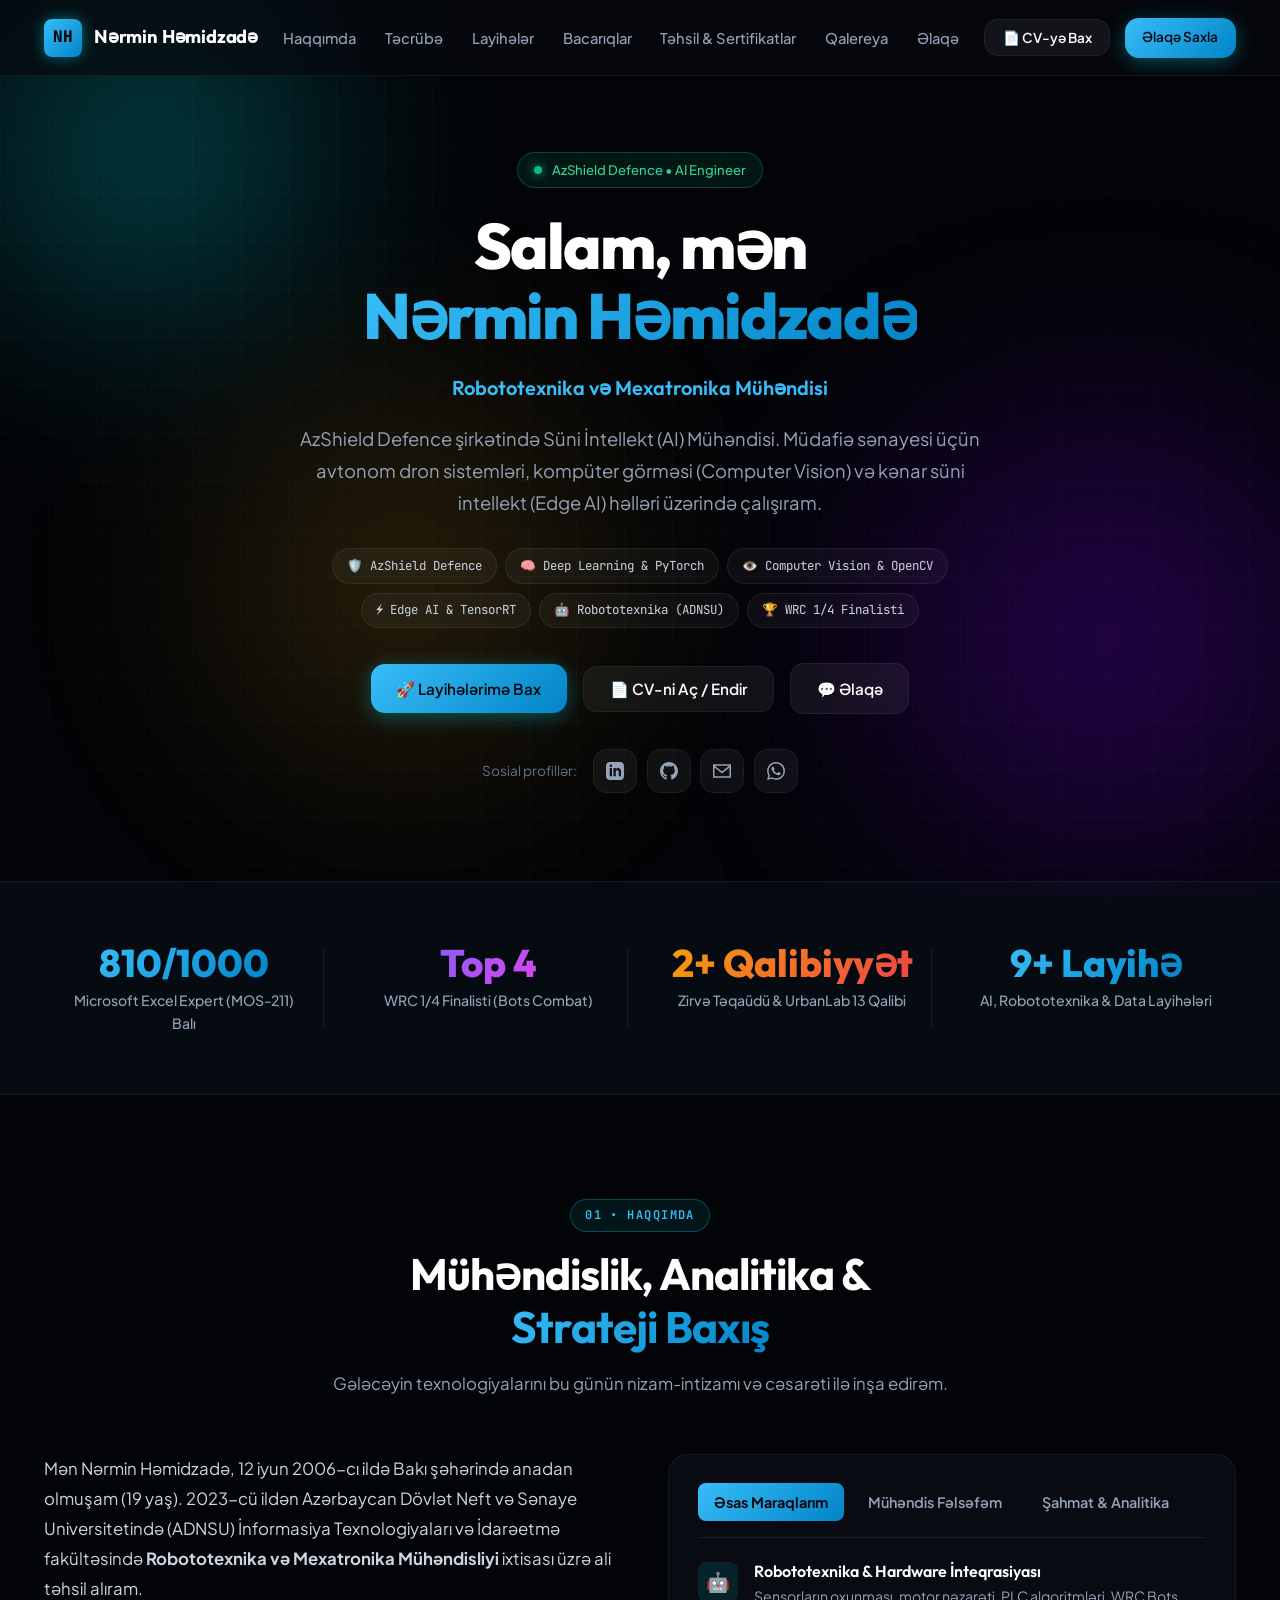
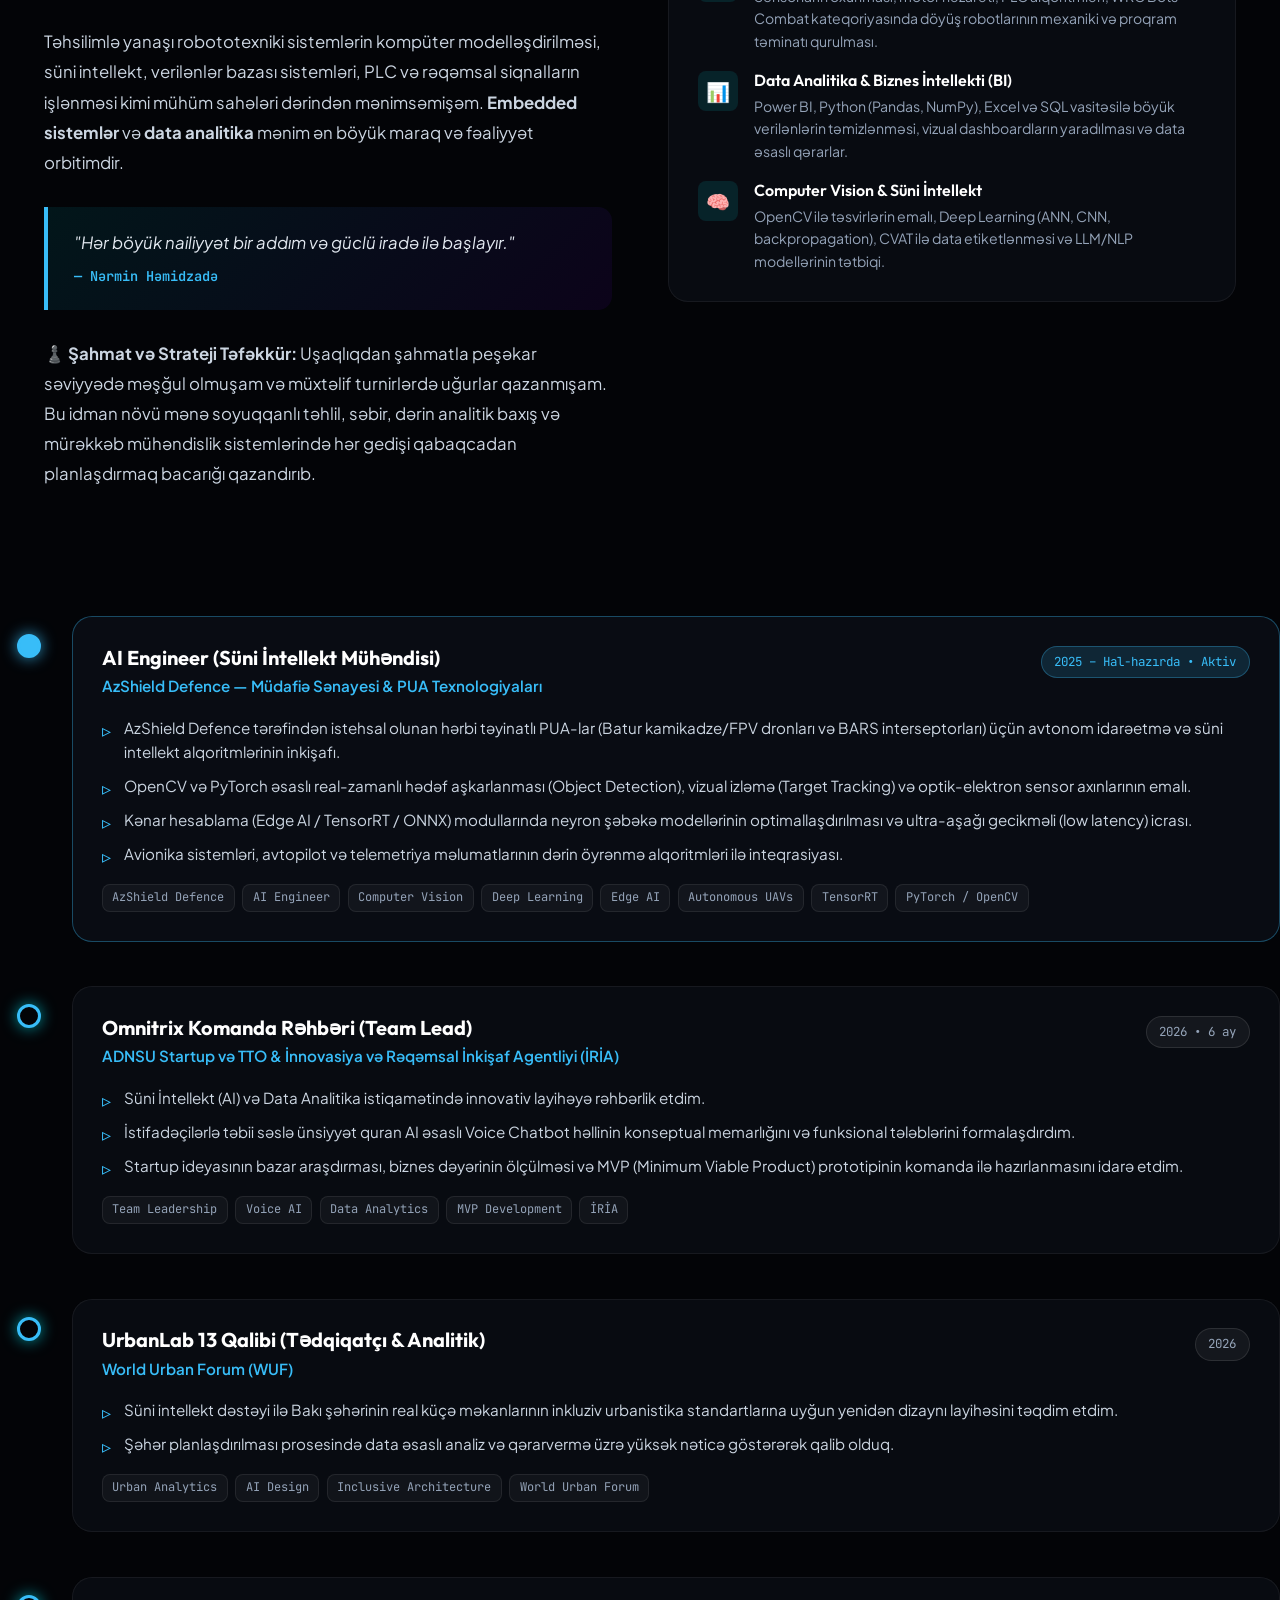
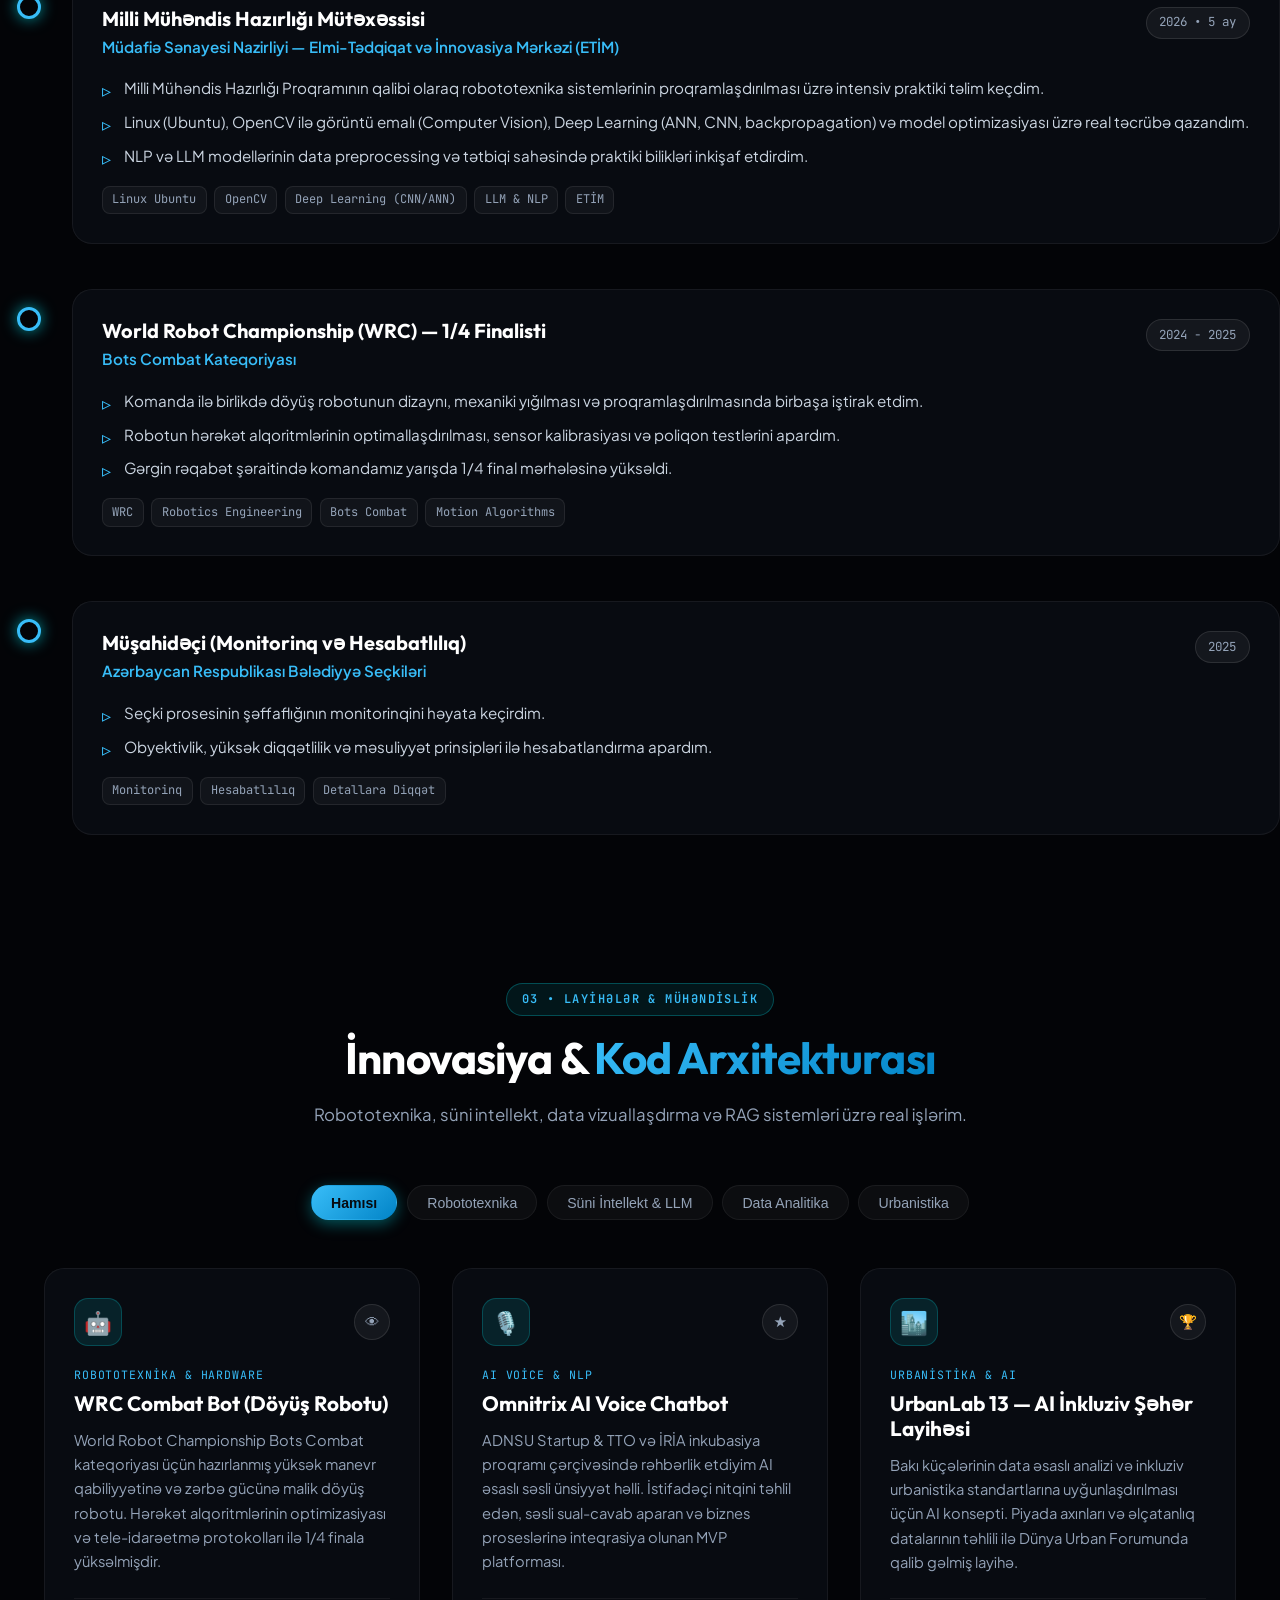
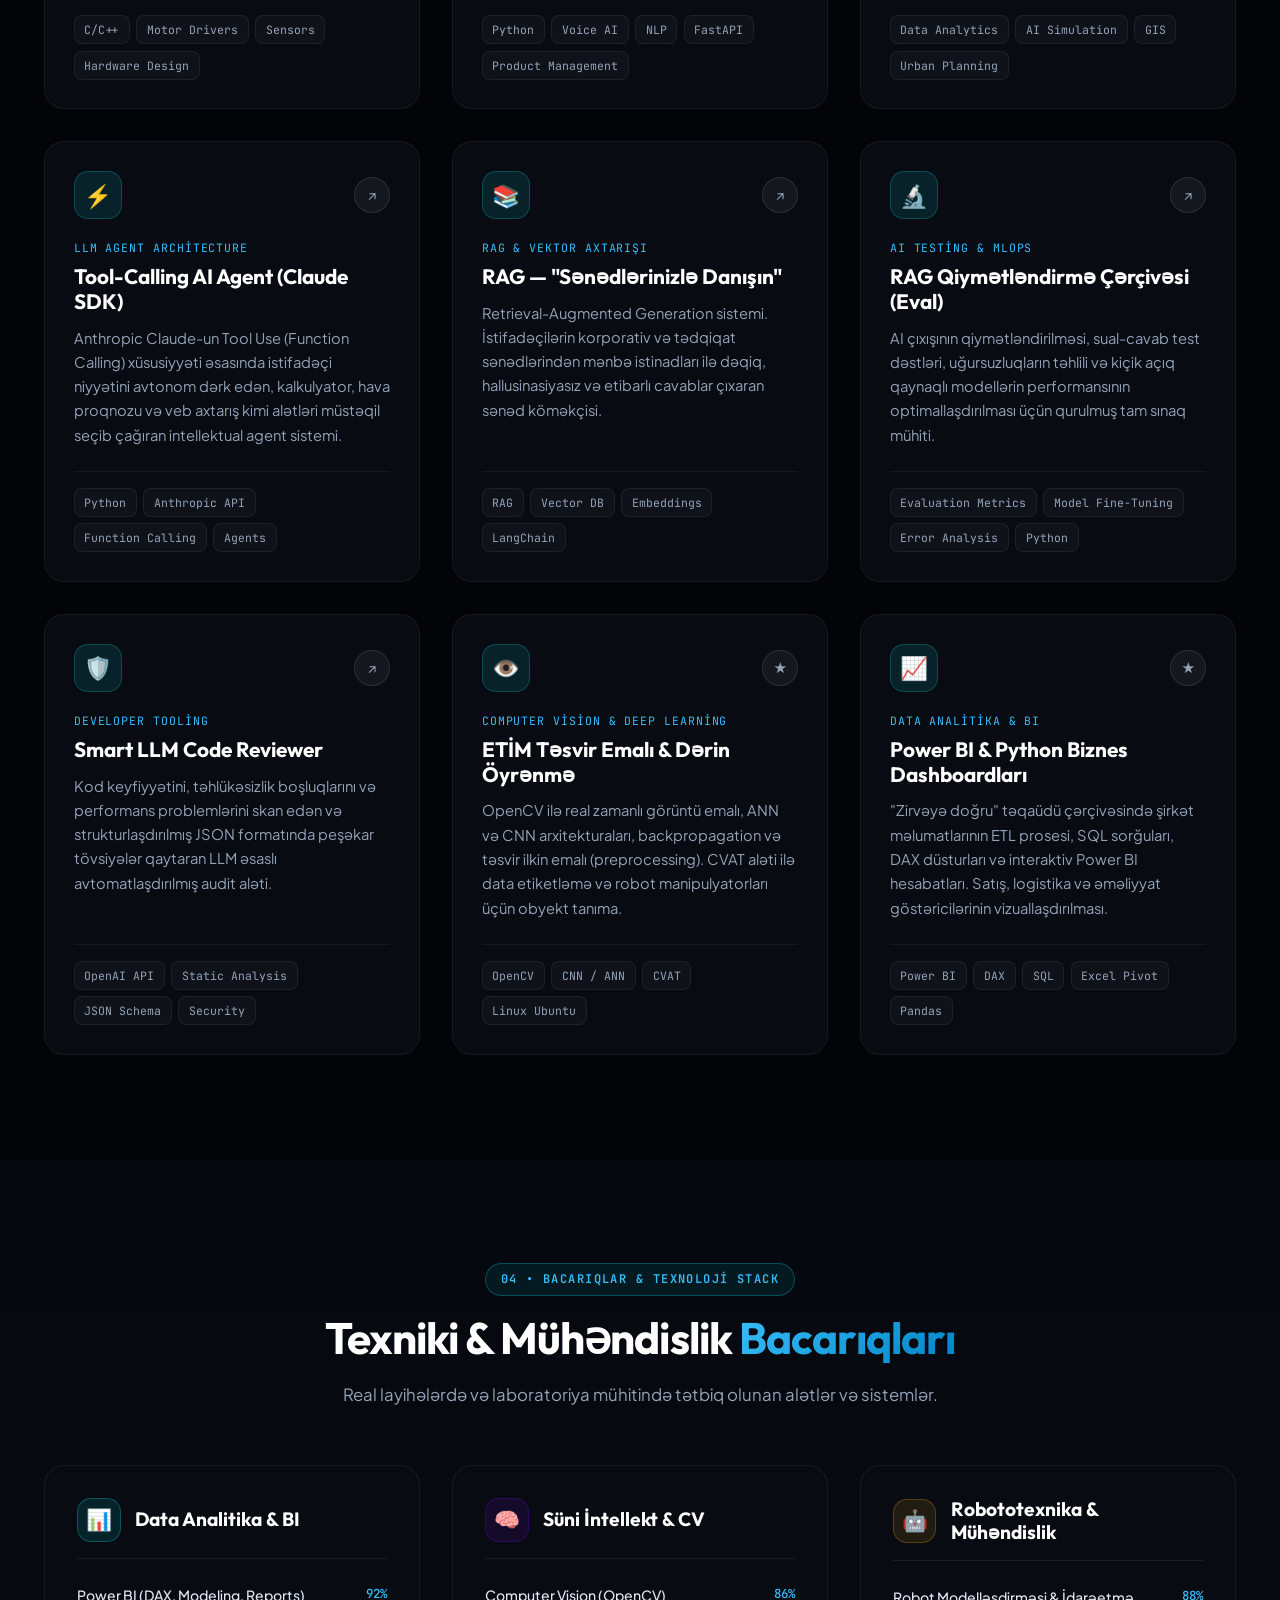
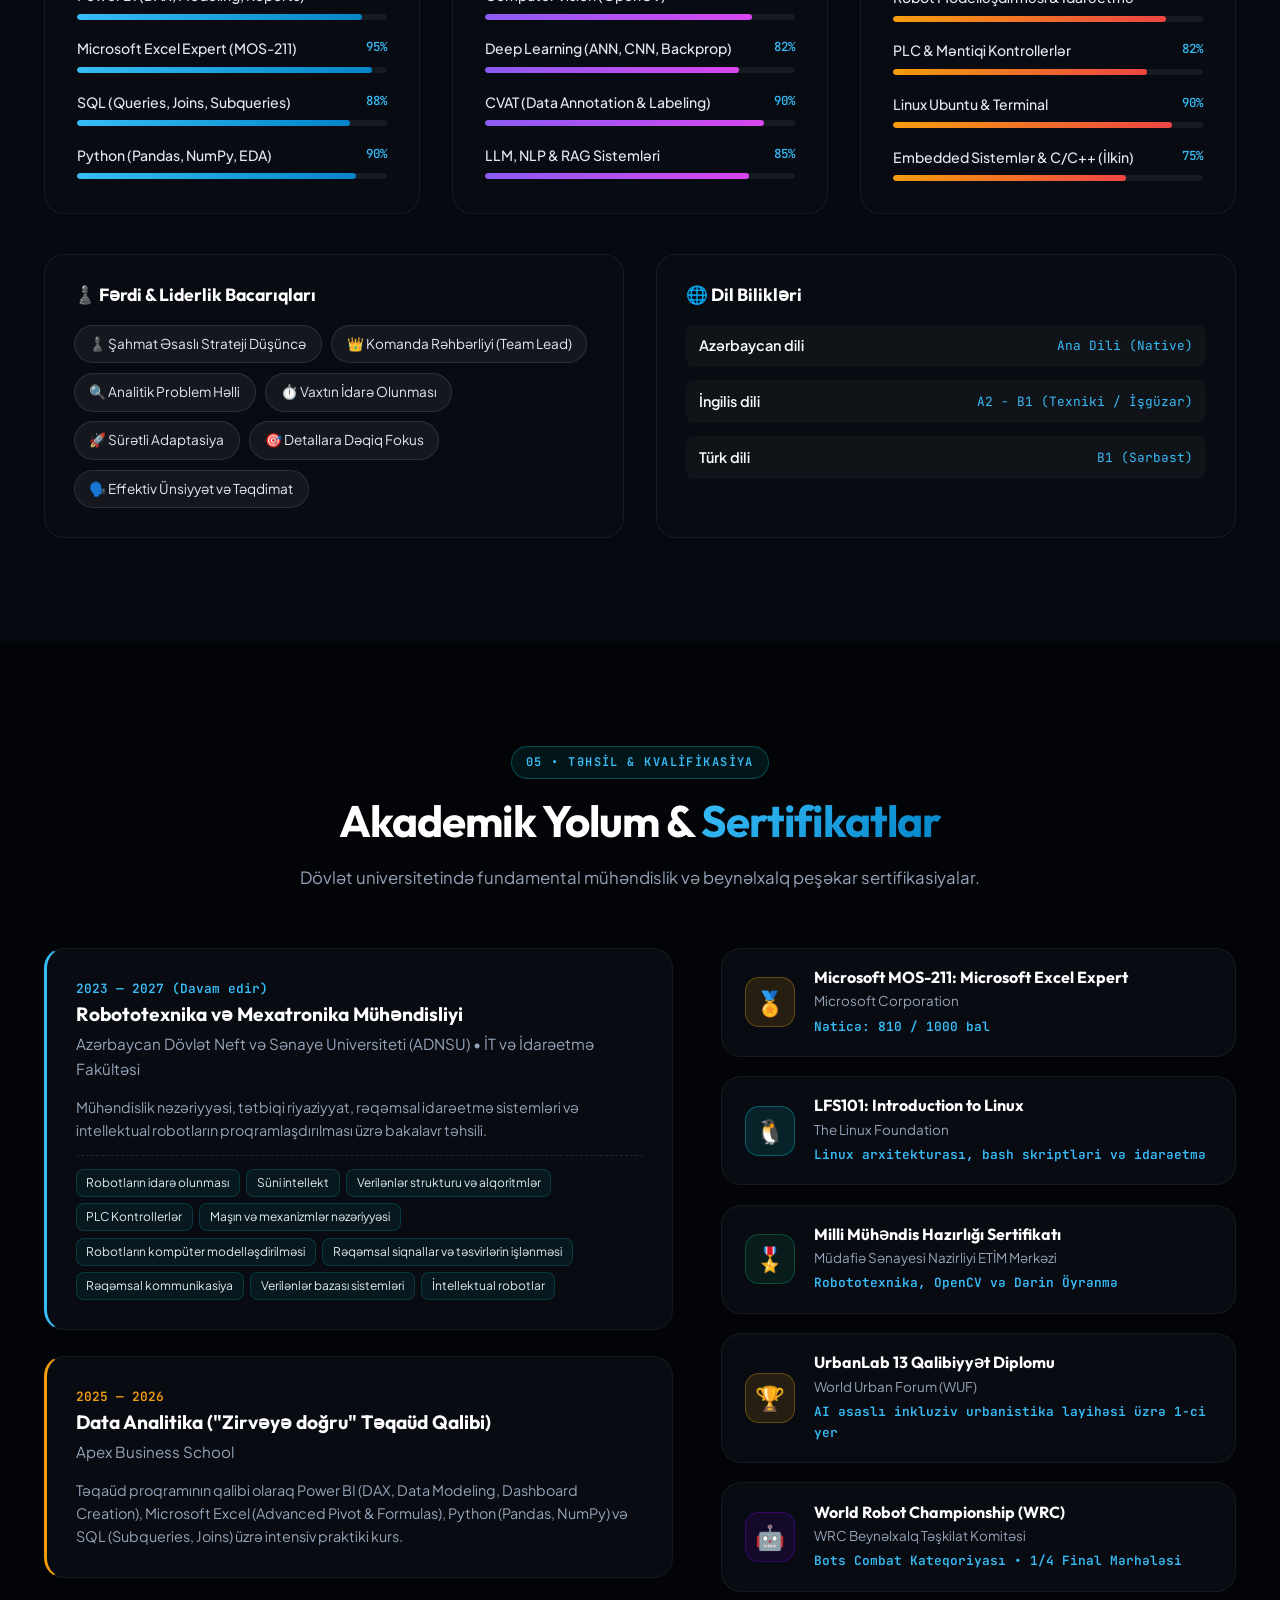
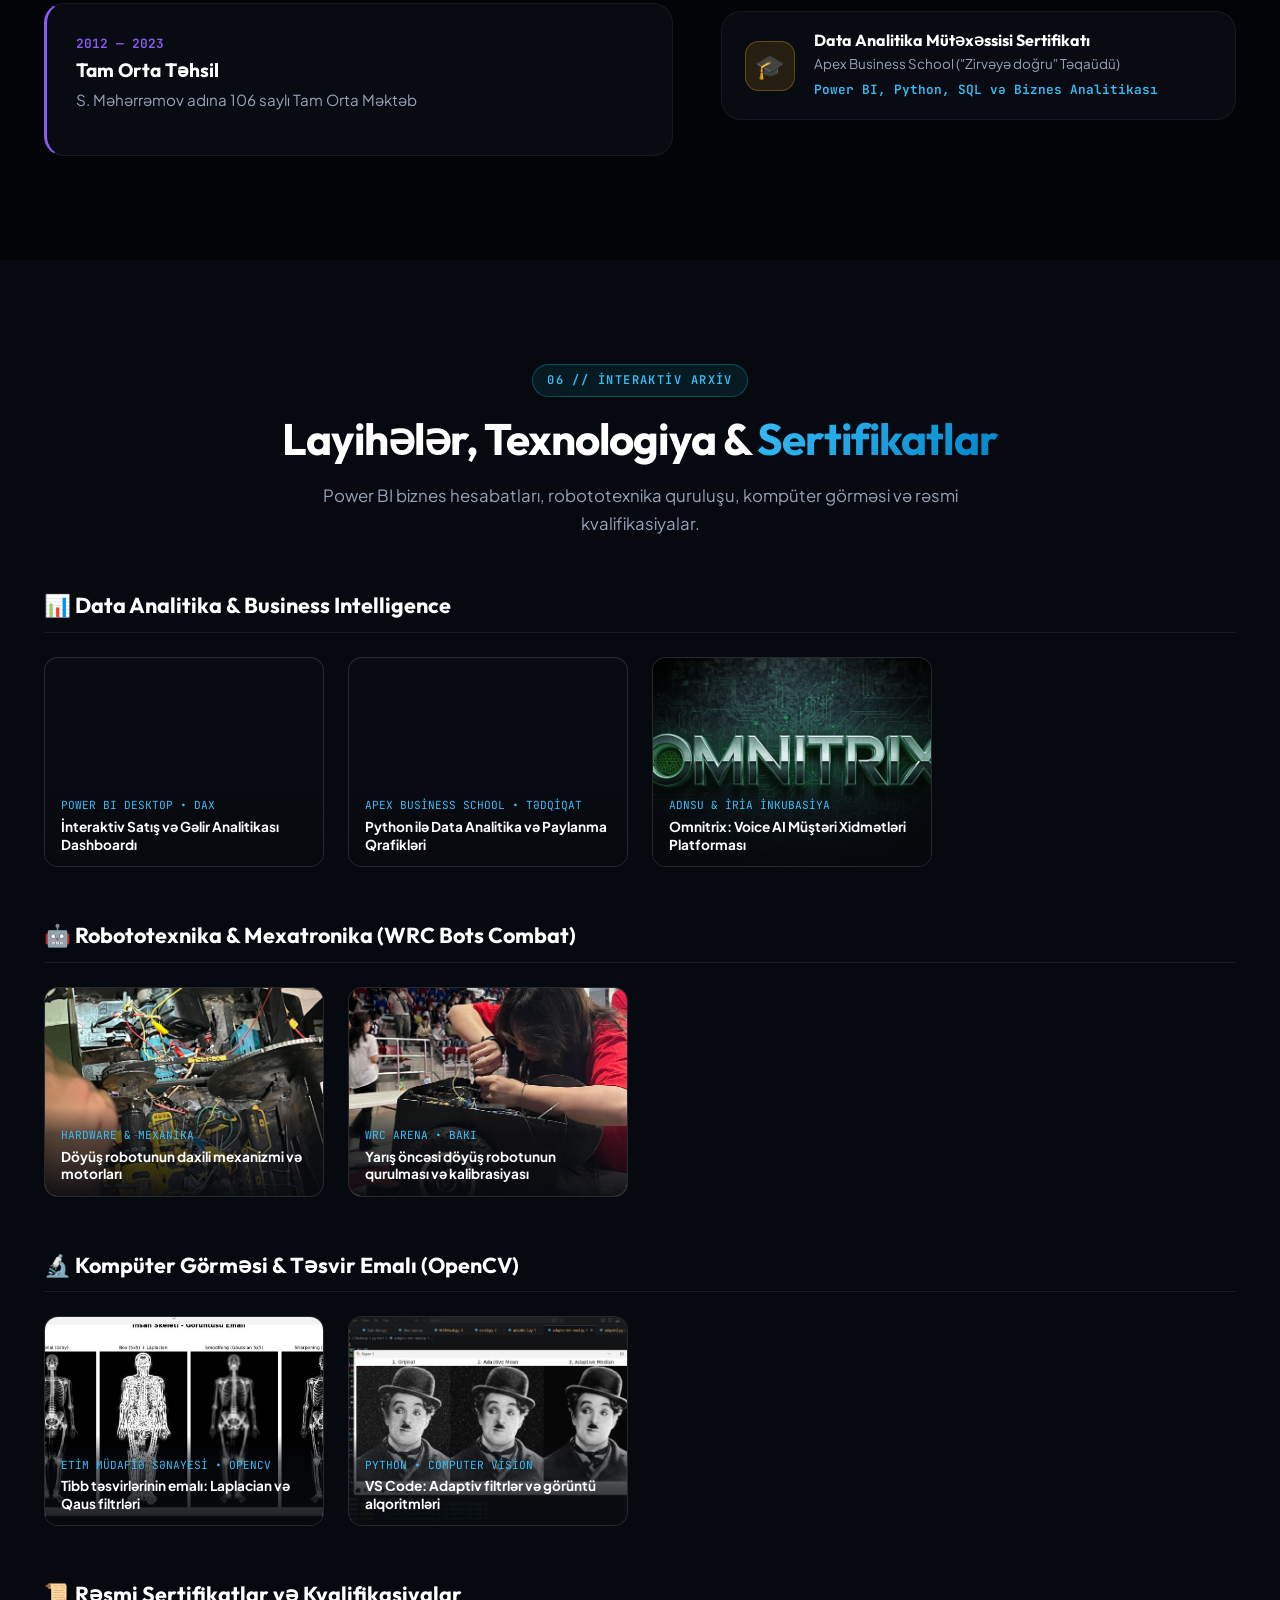
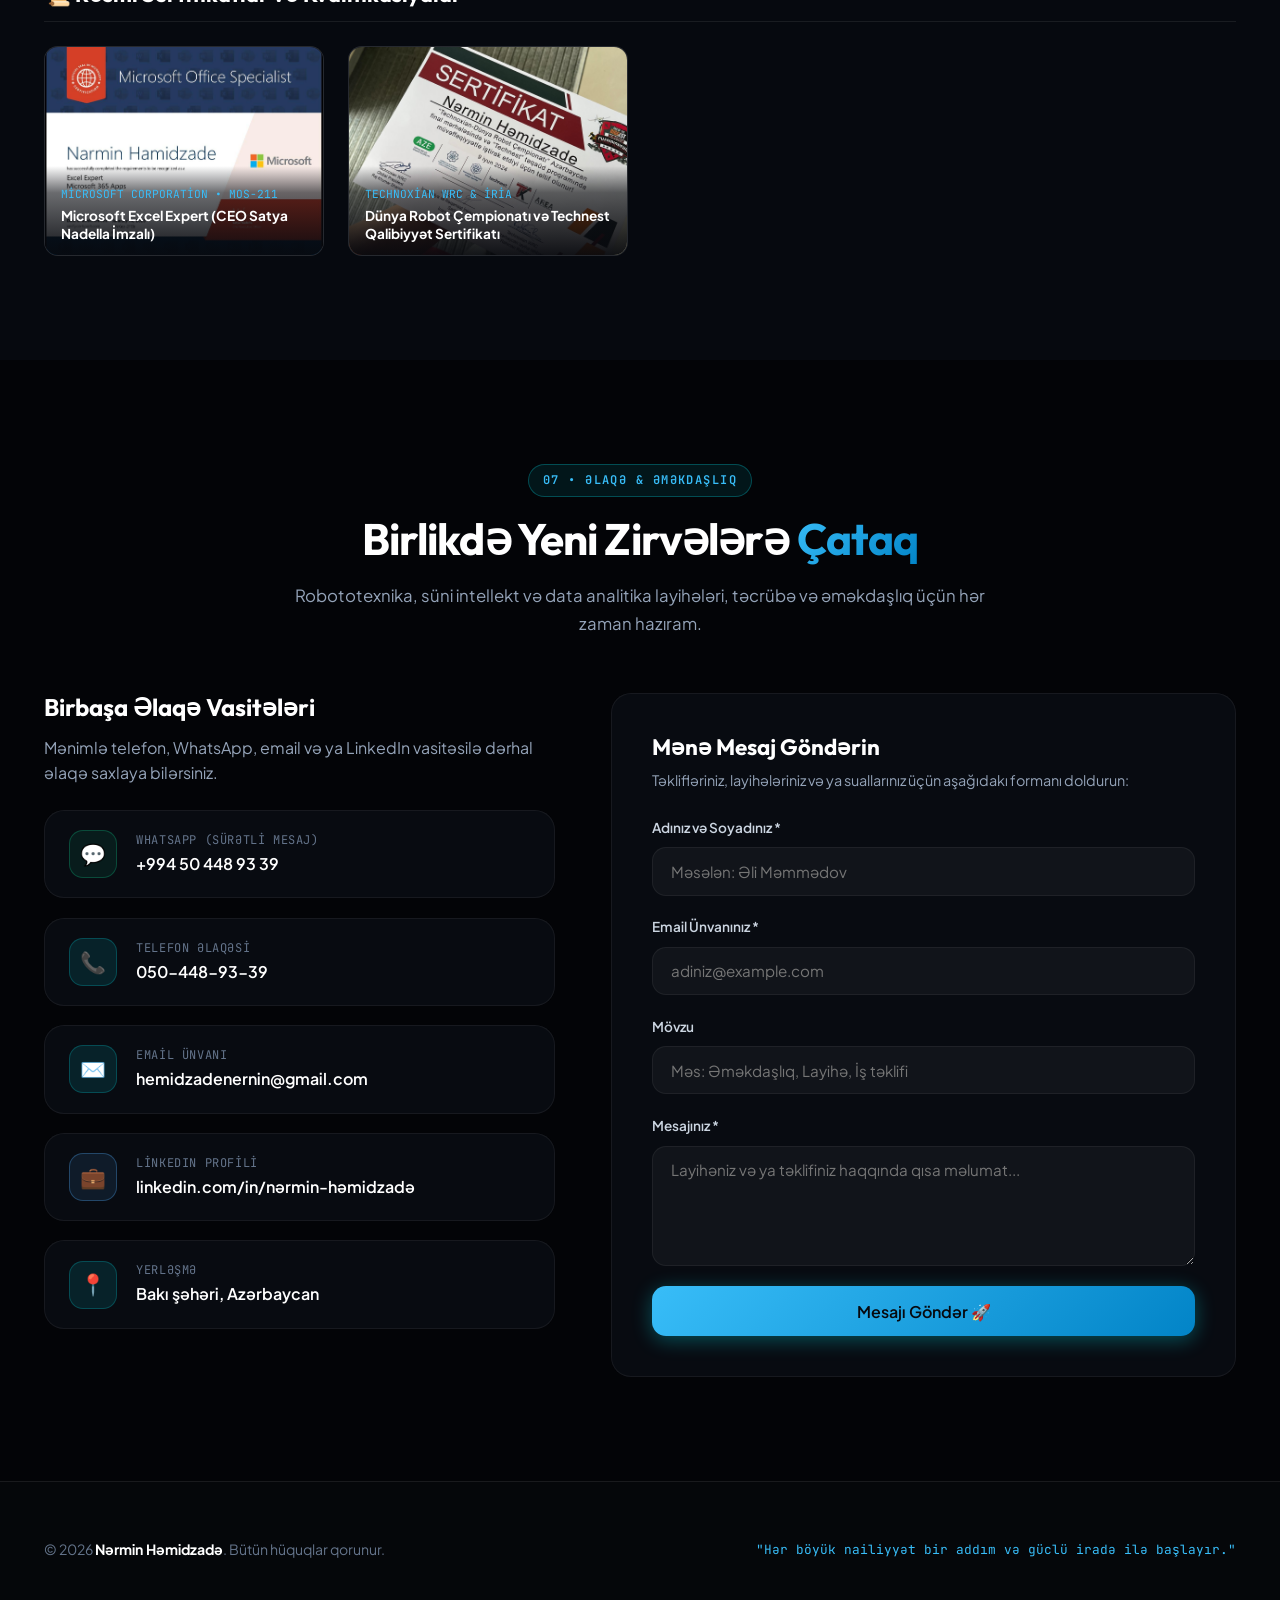
<file: index.html>
<!DOCTYPE html>
<html lang="az">
<head>
  <meta charset="UTF-8">
  <meta name="viewport" content="width=device-width, initial-scale=1.0">
  <title>Nərmin Həmidzadə | Robototexnika Mühəndisi & Data Analitik</title>
  
  <!-- Meta tags for SEO & Social Sharing -->
  <meta name="description" content="Nərmin Həmidzadə - Robototexnika və Mexatronika Mühəndisliyi tələbəsi (ADNSU), Data Analitik, AI & Computer Vision tədqiqatçısı, Omnitrix komanda rəhbəri və WRC 1/4 finalistı.">
  <meta name="keywords" content="Nərmin Həmidzadə, Narmin Hamidzada, ADNSU, Robototexnika, Mexatronika, Data Analitika, Power BI, Python, OpenCV, WRC Bots Combat, ETİM">
  <meta name="author" content="Nərmin Həmidzadə">
  
  <!-- Open Graph -->
  <meta property="og:title" content="Nərmin Həmidzadə | Peşəkar Portfolio">
  <meta property="og:description" content="Robototexnika, Süni İntellekt, Embedded Sistemlər və Data Analitika sahəsində innovativ layihələr.">
  <meta property="og:type" content="website">
  <meta property="og:image" content="avatar.png">

  <!-- Google Fonts -->
  <link rel="preconnect" href="https://fonts.googleapis.com">
  <link rel="preconnect" href="https://fonts.gstatic.com" crossorigin>
  <link href="https://fonts.googleapis.com/css2?family=JetBrains+Mono:wght@400;500;600;700&family=Outfit:wght@400;500;600;700;800&family=Plus+Jakarta+Sans:wght@300;400;500;600;700;800&display=swap" rel="stylesheet">

  <!-- Main Stylesheet -->
  <link rel="stylesheet" href="styles.css">
</head>
<body>

  <!-- Ambient Animated Lighting & Grid -->
  <div class="bg-ambient">
    <div class="ambient-blob blob-1"></div>
    <div class="ambient-blob blob-2"></div>
    <div class="ambient-blob blob-3"></div>
  </div>
  <div class="grid-overlay"></div>

  <!-- Scroll Progress Indicator -->
  <div class="scroll-progress-bar"></div>

  <!-- ==========================================================================
       NAVIGATION BAR
       ========================================================================== -->
  <nav class="site-nav">
    <div class="container nav-container">
      <a href="#home" class="nav-brand">
        <div class="brand-badge">NH</div>
        <span class="brand-text">Nərmin Həmidzadə</span>
      </a>

      <ul class="nav-menu">
        <li><a href="#about" class="nav-link">Haqqımda</a></li>
        <li><a href="#experience" class="nav-link">Təcrübə</a></li>
        <li><a href="#projects" class="nav-link">Layihələr</a></li>
        <li><a href="#skills" class="nav-link">Bacarıqlar</a></li>
        <li><a href="#education" class="nav-link">Təhsil & Sertifikatlar</a></li>
        <li><a href="#gallery" class="nav-link">Qalereya</a></li>
        <li><a href="#contact" class="nav-link">Əlaqə</a></li>
      </ul>

      <div class="nav-actions">
        <button class="btn btn-secondary trigger-cv-modal" style="padding: 0.55rem 1.1rem; font-size: 0.85rem;">
          📄 CV-yə Bax
        </button>
        <a href="#contact" class="btn btn-primary" style="padding: 0.55rem 1.1rem; font-size: 0.85rem;">
          Əlaqə Saxla
        </a>
        <button class="mobile-toggle" aria-label="Menyu aç">☰</button>
      </div>
    </div>
  </nav>

  <!-- ==========================================================================
       HERO SECTION
       ========================================================================== -->
  <section class="hero-section" id="home">
    <div class="container hero-centered-wrap">
      <div class="hero-content">
        <div class="hero-status">
          <span class="status-dot"></span>
          <span>AzShield Defence • AI Engineer</span>
        </div>

        <h1 class="hero-title">
          Salam, mən <br>
          <span class="gradient-text dyn-name">Nərmin Həmidzadə</span>
        </h1>

        <div class="hero-subtitle">
          <span class="dynamic-subtitle">AI & Robotics Engineer @ AzShield Defence</span>
        </div>

        <p class="hero-bio">
          AzShield Defence şirkətində Süni İntellekt (AI) Mühəndisi. Müdafiə sənayesi üçün avtonom dron sistemləri, kompüter görməsi (Computer Vision) və kənar süni intellekt (Edge AI) həlləri üzərində çalışıram.
        </p>

        <div class="hero-tech-pills">
          <span class="h-pill">🛡️ AzShield Defence</span>
          <span class="h-pill">🧠 Deep Learning & PyTorch</span>
          <span class="h-pill">👁️ Computer Vision & OpenCV</span>
          <span class="h-pill">⚡ Edge AI & TensorRT</span>
          <span class="h-pill">🤖 Robototexnika (ADNSU)</span>
          <span class="h-pill">🏆 WRC 1/4 Finalisti</span>
        </div>

        <div class="hero-buttons">
          <a href="#projects" class="btn btn-primary">
            🚀 Layihələrimə Bax
          </a>
          <button class="btn btn-secondary trigger-cv-modal">
            📄 CV-ni Aç / Endir
          </button>
          <a href="#contact" class="btn btn-secondary">
            💬 Əlaqə
          </a>
        </div>

        <div class="hero-socials">
          <span>Sosial profillər:</span>
          <div class="hero-socials-list">
            <a href="https://www.linkedin.com/in/n%C9%99rmin-h%C9%99midzad%C9%99" target="_blank" class="btn-icon" title="LinkedIn">
              <svg width="18" height="18" fill="currentColor" viewBox="0 0 24 24"><path d="M19 0h-14c-2.761 0-5 2.239-5 5v14c0 2.761 2.239 5 5 5h14c2.762 0 5-2.239 5-5v-14c0-2.761-2.238-5-5-5zm-11 19h-3v-11h3v11zm-1.5-12.268c-.966 0-1.75-.79-1.75-1.764s.784-1.764 1.75-1.764 1.75.79 1.75 1.764-.783 1.764-1.75 1.764zm13.5 12.268h-3v-5.604c0-3.368-4-3.113-4 0v5.604h-3v-11h3v1.765c1.396-2.586 7-2.777 7 2.476v6.759z"/></svg>
            </a>
            <a href="https://github.com/hnarminn" target="_blank" class="btn-icon" title="GitHub">
              <svg width="18" height="18" fill="currentColor" viewBox="0 0 24 24"><path d="M12 0c-6.626 0-12 5.373-12 12 0 5.302 3.438 9.8 8.207 11.387.599.111.793-.261.793-.577v-2.234c-3.338.726-4.033-1.416-4.033-1.416-.546-1.387-1.333-1.756-1.333-1.756-1.089-.745.083-.729.083-.729 1.205.084 1.839 1.237 1.839 1.237 1.07 1.834 2.807 1.304 3.492.997.107-.775.418-1.305.762-1.604-2.665-.305-5.467-1.334-5.467-5.931 0-1.311.469-2.381 1.236-3.221-.124-.303-.535-1.524.117-3.176 0 0 1.008-.322 3.301 1.23.957-.266 1.983-.399 3.003-.404 1.02.005 2.047.138 3.006.404 2.291-1.552 3.297-1.23 3.297-1.23.653 1.653.242 2.874.118 3.176.77.84 1.235 1.911 1.235 3.221 0 4.609-2.807 5.624-5.479 5.921.43.372.823 1.102.823 2.222v3.293c0 .319.192.694.801.576 4.765-1.589 8.199-6.086 8.199-11.386 0-6.627-5.373-12-12-12z"/></svg>
            </a>
            <a href="mailto:hemidzadenernin@gmail.com" class="btn-icon" title="Email">
              <svg width="18" height="18" fill="currentColor" viewBox="0 0 24 24"><path d="M0 3v18h24v-18h-24zm21.518 2l-9.518 7.713-9.518-7.713h19.036zm-19.518 14v-11.817l10 8.104 10-8.104v11.817h-20z"/></svg>
            </a>
            <a href="https://wa.me/994504489339" target="_blank" class="btn-icon" title="WhatsApp">
              <svg width="18" height="18" fill="currentColor" viewBox="0 0 24 24"><path d="M.057 24l1.687-6.163c-1.041-1.804-1.588-3.849-1.587-5.946.003-6.556 5.338-11.891 11.893-11.891 3.181.001 6.167 1.24 8.413 3.488 2.245 2.248 3.481 5.236 3.48 8.414-.003 6.557-5.338 11.892-11.893 11.892-1.99-.001-3.951-.5-5.688-1.448l-6.305 1.654zm6.597-3.807c1.676.995 3.276 1.591 5.392 1.592 5.448 0 9.886-4.434 9.889-9.885.002-5.462-4.415-9.89-9.881-9.892-5.452 0-9.887 4.434-9.889 9.884-.001 2.225.651 3.891 1.746 5.634l-.999 3.648 3.742-.981zm11.387-5.464c-.074-.124-.272-.198-.57-.347-.297-.149-1.758-.868-2.031-.967-.272-.099-.47-.149-.669.149-.198.297-.768.967-.941 1.165-.173.198-.347.223-.644.074-.297-.149-1.255-.462-2.39-1.475-.883-.788-1.48-1.761-1.653-2.059-.173-.297-.018-.458.13-.606.134-.133.297-.347.446-.521.151-.172.2-.296.3-.495.099-.198.05-.372-.025-.521-.075-.148-.669-1.611-.916-2.206-.242-.579-.487-.501-.669-.51l-.57-.01c-.198 0-.52.074-.792.372s-1.04 1.016-1.04 2.479 1.065 2.876 1.213 3.074c.149.198 2.095 3.2 5.076 4.487.709.306 1.263.489 1.694.626.712.226 1.36.194 1.872.118.571-.085 1.758-.719 2.006-1.413.248-.695.248-1.29.173-1.414z"/></svg>
            </a>
          </div>
        </div>
      </div>

                </div>
  </section>

  <!-- ==========================================================================
       METRICS & STATS STRIP
       ========================================================================== -->
  <section class="stats-strip">
    <div class="container stats-grid">
      <div class="stat-card">
        <div class="stat-number gradient-text" data-target="810" data-suffix="/1000">0</div>
        <div class="stat-label">Microsoft Excel Expert (MOS-211) Balı</div>
      </div>
      <div class="stat-card">
        <div class="stat-number gradient-text-purple" data-target="4" data-prefix="Top ">0</div>
        <div class="stat-label">WRC 1/4 Finalisti (Bots Combat)</div>
      </div>
      <div class="stat-card">
        <div class="stat-number gradient-text-gold" data-target="2" data-suffix="+ Qalibiyyət">0</div>
        <div class="stat-label">Zirvə Təqaüdü & UrbanLab 13 Qalibi</div>
      </div>
      <div class="stat-card">
        <div class="stat-number gradient-text" data-target="9" data-suffix="+ Layihə">0</div>
        <div class="stat-label">AI, Robototexnika & Data Layihələri</div>
      </div>
    </div>
  </section>

  <!-- ==========================================================================
       ABOUT ME SECTION
       ========================================================================== -->
  <section class="about-section" id="about">
    <div class="container">
      <div class="section-header">
        <div class="section-tag">01 • Haqqımda</div>
        <h2 class="section-title">Mühəndislik, Analitika & <span class="gradient-text">Strateji Baxış</span></h2>
        <p class="section-subtitle">Gələcəyin texnologiyalarını bu günün nizam-intizamı və cəsarəti ilə inşa edirəm.</p>
      </div>

      <div class="about-layout">
        <div class="about-bio-text">
          <p class="dyn-about-p1">
            Mən Nərmin Həmidzadə, 12 iyun 2006-cı ildə Bakı şəhərində anadan olmuşam (19 yaş). 2023-cü ildən Azərbaycan Dövlət Neft və Sənaye Universitetində (ADNSU) İnformasiya Texnologiyaları və İdarəetmə fakültəsində <strong>Robototexnika və Mexatronika Mühəndisliyi</strong> ixtisası üzrə ali təhsil alıram.
          </p>

          <p>
            Təhsilimlə yanaşı robototexniki sistemlərin kompüter modelləşdirilməsi, süni intellekt, verilənlər bazası sistemləri, PLC və rəqəmsal siqnalların işlənməsi kimi mühüm sahələri dərindən mənimsəmişəm. <strong>Embedded sistemlər</strong> və <strong>data analitika</strong> mənim ən böyük maraq və fəaliyyət orbitimdir.
          </p>

          <div class="about-quote-box">
            "Hər böyük nailiyyət bir addım və güclü iradə ilə başlayır."
            <span>— Nərmin Həmidzadə</span>
          </div>

          <p>
            <strong>♟️ Şahmat və Strateji Təfəkkür:</strong> Uşaqlıqdan şahmatla peşəkar səviyyədə məşğul olmuşam və müxtəlif turnirlərdə uğurlar qazanmışam. Bu idman növü mənə soyuqqanlı təhlil, səbir, dərin analitik baxış və mürəkkəb mühəndislik sistemlərində hər gedişi qabaqcadan planlaşdırmaq bacarığı qazandırıb.
          </p>
        </div>

        <!-- Interactive Tabs -->
        <div class="about-tabs-container">
          <div class="tab-nav">
            <button class="tab-btn active" data-tab="tab-interests">Əsas Maraqlarım</button>
            <button class="tab-btn" data-tab="tab-philosophy">Mühəndis Fəlsəfəm</button>
            <button class="tab-btn" data-tab="tab-chess">Şahmat & Analitika</button>
          </div>

          <div class="tab-content active" id="tab-interests">
            <div class="tab-item-list">
              <div class="tab-feature">
                <div class="tab-icon-box">🤖</div>
                <div>
                  <h4 class="tab-feature-title">Robototexnika & Hardware İnteqrasiyası</h4>
                  <p class="tab-feature-desc">Sensorların oxunması, motor nəzarəti, PLC alqoritmləri, WRC Bots Combat kateqoriyasında döyüş robotlarının mexaniki və proqram təminatı qurulması.</p>
                </div>
              </div>

              <div class="tab-feature">
                <div class="tab-icon-box">📊</div>
                <div>
                  <h4 class="tab-feature-title">Data Analitika & Biznes İntellekti (BI)</h4>
                  <p class="tab-feature-desc">Power BI, Python (Pandas, NumPy), Excel və SQL vasitəsilə böyük verilənlərin təmizlənməsi, vizual dashboardların yaradılması və data əsaslı qərarlar.</p>
                </div>
              </div>

              <div class="tab-feature">
                <div class="tab-icon-box">🧠</div>
                <div>
                  <h4 class="tab-feature-title">Computer Vision & Süni İntellekt</h4>
                  <p class="tab-feature-desc">OpenCV ilə təsvirlərin emalı, Deep Learning (ANN, CNN, backpropagation), CVAT ilə data etiketlənməsi və LLM/NLP modellərinin tətbiqi.</p>
                </div>
              </div>
            </div>
          </div>

          <div class="tab-content" id="tab-philosophy">
            <div class="tab-item-list">
              <div class="tab-feature">
                <div class="tab-icon-box">🎯</div>
                <div>
                  <h4 class="tab-feature-title">Nəticəyönümlü Məsuliyyət</h4>
                  <p class="tab-feature-desc">Hər bir layihədə dəqiqlik, detallara xüsusi diqqət və tapşırığı ən yüksək standartda tamamlamaq başlıca prinsipimdir.</p>
                </div>
              </div>

              <div class="tab-feature">
                <div class="tab-icon-box">👥</div>
                <div>
                  <h4 class="tab-feature-title">Komanda İşi & Liderlik</h4>
                  <p class="tab-feature-desc">ADNSU və İRİA-nın Omnitrix komandasında rəhbər kimi komanda üzvləri arasında effektiv kommunikasiya və çevik MVP inkişafı təcrübəsi.</p>
                </div>
              </div>

              <div class="tab-feature">
                <div class="tab-icon-box">⚡</div>
                <div>
                  <h4 class="tab-feature-title">Sürətli Adaptasiya & Davamlı İnkişaf</h4>
                  <p class="tab-feature-desc">Yeni texnologiyaları, kitabxanaları və proqramlaşdırma dillərini sürətlə öyrənərək real mühitdə dərhal tətbiq etmə bacarığı.</p>
                </div>
              </div>
            </div>
          </div>

          <div class="tab-content" id="tab-chess">
            <div class="tab-item-list">
              <div class="tab-feature">
                <div class="tab-icon-box">♟️</div>
                <div>
                  <h4 class="tab-feature-title">Strateji Proqnozlaşdırma</h4>
                  <p class="tab-feature-desc">Şahmat lövhəsində olduğu kimi, sistem arxitekturasında da potensial xətaları bir neçə addım qabaqcadan görmək bacarığı.</p>
                </div>
              </div>

              <div class="tab-feature">
                <div class="tab-icon-box">⏳</div>
                <div>
                  <h4 class="tab-feature-title">Səbir & Təzyiq Altında Qərarvermə</h4>
                  <p class="tab-feature-desc">WRC çempionatında və hakatonlarda sıx vaxt və yüksək rəqabət şəraitində optimal qərarlar qəbul etmək vərdişi.</p>
                </div>
              </div>
            </div>
          </div>
        </div>
      </div>
    </div>
  </section>

  <!-- ==========================================================================
       EXPERIENCE & LEADERSHIP TIMELINE
       ========================================================================== */
  <section class="experience-section" id="experience">
    <div class="container">
      <div class="section-header">
        <div class="section-tag">02 • Təcrübə & Fəaliyyət</div>
        <h2 class="section-title">Liderlik & <span class="gradient-text">Real Təcrübə</span></h2>
        <p class="section-subtitle">İnkubasiya proqramları, dövlət layihələri və beynəlxalq mühəndislik yarışları.</p>
      </div>

            <div class="timeline">
        <!-- Item 1: AzShield Defence — AI Engineer -->
        <div class="timeline-item">
          <div class="timeline-dot" style="background: #38bdf8; box-shadow: 0 0 15px rgba(56, 189, 248, 0.8);"></div>
          <div class="timeline-card" style="border-color: rgba(56, 189, 248, 0.35); background: rgba(10, 14, 22, 0.9);">
            <div class="timeline-header">
              <div>
                <h3 class="timeline-role">AI Engineer (Süni İntellekt Mühəndisi)</h3>
                <div class="timeline-company">AzShield Defence — Müdafiə Sənayesi & PUA Texnologiyaları</div>
              </div>
              <div class="timeline-badge" style="background: rgba(56, 189, 248, 0.15); color: #38bdf8; border: 1px solid rgba(56, 189, 248, 0.3);">
                2025 – Hal-hazırda • Aktiv
              </div>
            </div>
            <ul class="timeline-bullets">
              <li>AzShield Defence tərəfindən istehsal olunan hərbi təyinatlı PUA-lar (Batur kamikadze/FPV dronları və BARS interseptorları) üçün avtonom idarəetmə və süni intellekt alqoritmlərinin inkişafı.</li>
              <li>OpenCV və PyTorch əsaslı real-zamanlı hədəf aşkarlanması (Object Detection), vizual izləmə (Target Tracking) və optik-elektron sensor axınlarının emalı.</li>
              <li>Kənar hesablama (Edge AI / TensorRT / ONNX) modullarında neyron şəbəkə modellərinin optimallaşdırılması və ultra-aşağı gecikməli (low latency) icrası.</li>
              <li>Avionika sistemləri, avtopilot və telemetriya məlumatlarının dərin öyrənmə alqoritmləri ilə inteqrasiyası.</li>
            </ul>
            <div class="timeline-tags">
              <span class="t-tag">AzShield Defence</span>
              <span class="t-tag">AI Engineer</span>
              <span class="t-tag">Computer Vision</span>
              <span class="t-tag">Deep Learning</span>
              <span class="t-tag">Edge AI</span>
              <span class="t-tag">Autonomous UAVs</span>
              <span class="t-tag">TensorRT</span>
              <span class="t-tag">PyTorch / OpenCV</span>
            </div>
          </div>
        </div>
        <!-- Item 1: Omnitrix Team Lead -->
        <div class="timeline-item">
          <div class="timeline-dot"></div>
          <div class="timeline-card">
            <div class="timeline-header">
              <div>
                <h3 class="timeline-role">Omnitrix Komanda Rəhbəri (Team Lead)</h3>
                <div class="timeline-company">ADNSU Startup və TTO & İnnovasiya və Rəqəmsal İnkişaf Agentliyi (İRİA)</div>
              </div>
              <div class="timeline-badge">2026 • 6 ay</div>
            </div>
            <ul class="timeline-bullets">
              <li>Süni İntellekt (AI) və Data Analitika istiqamətində innovativ layihəyə rəhbərlik etdim.</li>
              <li>İstifadəçilərlə təbii səslə ünsiyyət quran AI əsaslı Voice Chatbot həllinin konseptual memarlığını və funksional tələblərini formalaşdırdım.</li>
              <li>Startup ideyasının bazar araşdırması, biznes dəyərinin ölçülməsi və MVP (Minimum Viable Product) prototipinin komanda ilə hazırlanmasını idarə etdim.</li>
            </ul>
            <div class="timeline-tags">
              <span class="t-tag">Team Leadership</span>
              <span class="t-tag">Voice AI</span>
              <span class="t-tag">Data Analytics</span>
              <span class="t-tag">MVP Development</span>
              <span class="t-tag">İRİA</span>
            </div>
          </div>
        </div>

        <!-- Item 2: UrbanLab 13 Winner -->
        <div class="timeline-item">
          <div class="timeline-dot"></div>
          <div class="timeline-card">
            <div class="timeline-header">
              <div>
                <h3 class="timeline-role">UrbanLab 13 Qalibi (Tədqiqatçı & Analitik)</h3>
                <div class="timeline-company">World Urban Forum (WUF)</div>
              </div>
              <div class="timeline-badge">2026</div>
            </div>
            <ul class="timeline-bullets">
              <li>Süni intellekt dəstəyi ilə Bakı şəhərinin real küçə məkanlarının inkluziv urbanistika standartlarına uyğun yenidən dizaynı layihəsini təqdim etdim.</li>
              <li>Şəhər planlaşdırılması prosesində data əsaslı analiz və qərarvermə üzrə yüksək nəticə göstərərək qalib olduq.</li>
            </ul>
            <div class="timeline-tags">
              <span class="t-tag">Urban Analytics</span>
              <span class="t-tag">AI Design</span>
              <span class="t-tag">Inclusive Architecture</span>
              <span class="t-tag">World Urban Forum</span>
            </div>
          </div>
        </div>

        <!-- Item 3: ETİM Defense Ministry -->
        <div class="timeline-item">
          <div class="timeline-dot"></div>
          <div class="timeline-card">
            <div class="timeline-header">
              <div>
                <h3 class="timeline-role">Milli Mühəndis Hazırlığı Mütəxəssisi</h3>
                <div class="timeline-company">Müdafiə Sənayesi Nazirliyi — Elmi-Tədqiqat və İnnovasiya Mərkəzi (ETİM)</div>
              </div>
              <div class="timeline-badge">2026 • 5 ay</div>
            </div>
            <ul class="timeline-bullets">
              <li>Milli Mühəndis Hazırlığı Proqramının qalibi olaraq robototexnika sistemlərinin proqramlaşdırılması üzrə intensiv praktiki təlim keçdim.</li>
              <li>Linux (Ubuntu), OpenCV ilə görüntü emalı (Computer Vision), Deep Learning (ANN, CNN, backpropagation) və model optimizasiyası üzrə real təcrübə qazandım.</li>
              <li>NLP və LLM modellərinin data preprocessing və tətbiqi sahəsində praktiki bilikləri inkişaf etdirdim.</li>
            </ul>
            <div class="timeline-tags">
              <span class="t-tag">Linux Ubuntu</span>
              <span class="t-tag">OpenCV</span>
              <span class="t-tag">Deep Learning (CNN/ANN)</span>
              <span class="t-tag">LLM & NLP</span>
              <span class="t-tag">ETİM</span>
            </div>
          </div>
        </div>

        <!-- Item 4: WRC World Robot Championship -->
        <div class="timeline-item">
          <div class="timeline-dot"></div>
          <div class="timeline-card">
            <div class="timeline-header">
              <div>
                <h3 class="timeline-role">World Robot Championship (WRC) — 1/4 Finalisti</h3>
                <div class="timeline-company">Bots Combat Kateqoriyası</div>
              </div>
              <div class="timeline-badge">2024 - 2025</div>
            </div>
            <ul class="timeline-bullets">
              <li>Komanda ilə birlikdə döyüş robotunun dizaynı, mexaniki yığılması və proqramlaşdırılmasında birbaşa iştirak etdim.</li>
              <li>Robotun hərəkət alqoritmlərinin optimallaşdırılması, sensor kalibrasiyası və poliqon testlərini apardım.</li>
              <li>Gərgin rəqabət şəraitində komandamız yarışda 1/4 final mərhələsinə yüksəldi.</li>
            </ul>
            <div class="timeline-tags">
              <span class="t-tag">WRC</span>
              <span class="t-tag">Robotics Engineering</span>
              <span class="t-tag">Bots Combat</span>
              <span class="t-tag">Motion Algorithms</span>
            </div>
          </div>
        </div>

        <!-- Item 5: Election Observer -->
        <div class="timeline-item">
          <div class="timeline-dot"></div>
          <div class="timeline-card">
            <div class="timeline-header">
              <div>
                <h3 class="timeline-role">Müşahidəçi (Monitorinq və Hesabatlılıq)</h3>
                <div class="timeline-company">Azərbaycan Respublikası Bələdiyyə Seçkiləri</div>
              </div>
              <div class="timeline-badge">2025</div>
            </div>
            <ul class="timeline-bullets">
              <li>Seçki prosesinin şəffaflığının monitorinqini həyata keçirdim.</li>
              <li>Obyektivlik, yüksək diqqətlilik və məsuliyyət prinsipləri ilə hesabatlandırma apardım.</li>
            </ul>
            <div class="timeline-tags">
              <span class="t-tag">Monitorinq</span>
              <span class="t-tag">Hesabatlılıq</span>
              <span class="t-tag">Detallara Diqqət</span>
            </div>
          </div>
        </div>
      </div>
    </div>
  </section>

  <!-- ==========================================================================
       FEATURED PROJECTS SECTION
       ========================================================================== -->
  <section class="projects-section" id="projects">
    <div class="container">
      <div class="section-header">
        <div class="section-tag">03 • Layihələr & Mühəndislik</div>
        <h2 class="section-title">İnnovasiya & <span class="gradient-text">Kod Arxitekturası</span></h2>
        <p class="section-subtitle">Robototexnika, süni intellekt, data vizuallaşdırma və RAG sistemləri üzrə real işlərim.</p>
      </div>

      <!-- Category Filter Tabs -->
      <div class="project-filters">
        <button class="filter-btn active" data-filter="all">Hamısı</button>
        <button class="filter-btn" data-filter="robotics">Robototexnika</button>
        <button class="filter-btn" data-filter="ai-llm">Süni İntellekt & LLM</button>
        <button class="filter-btn" data-filter="data">Data Analitika</button>
        <button class="filter-btn" data-filter="urban">Urbanistika</button>
      </div>

      <div class="projects-grid">
        <!-- Project 1: WRC Combat Bot -->
        <div class="project-card-wrap" data-category="robotics">
          <div class="glass-card project-card">
            <div class="project-top">
              <div class="project-icon">🤖</div>
              <div class="project-links">
                <a href="#gallery" class="proj-link-btn" title="Qalereyada bax">👁</a>
              </div>
            </div>
            <div class="project-category">Robototexnika & Hardware</div>
            <h3 class="project-title">WRC Combat Bot (Döyüş Robotu)</h3>
            <p class="project-desc">
              World Robot Championship Bots Combat kateqoriyası üçün hazırlanmış yüksək manevr qabiliyyətinə və zərbə gücünə malik döyüş robotu. Hərəkət alqoritmlərinin optimizasiyası və tele-idarəetmə protokolları ilə 1/4 finala yüksəlmişdir.
            </p>
            <div class="project-techs">
              <span class="tech-tag">C/C++</span>
              <span class="tech-tag">Motor Drivers</span>
              <span class="tech-tag">Sensors</span>
              <span class="tech-tag">Hardware Design</span>
            </div>
          </div>
        </div>

        <!-- Project 2: Omnitrix Voice Chatbot -->
        <div class="project-card-wrap" data-category="ai-llm">
          <div class="glass-card project-card">
            <div class="project-top">
              <div class="project-icon">🎙️</div>
              <div class="project-links">
                <span class="proj-link-btn" title="İnkubasiya Layihəsi">★</span>
              </div>
            </div>
            <div class="project-category">AI Voice & NLP</div>
            <h3 class="project-title">Omnitrix AI Voice Chatbot</h3>
            <p class="project-desc">
              ADNSU Startup & TTO və İRİA inkubasiya proqramı çərçivəsində rəhbərlik etdiyim AI əsaslı səsli ünsiyyət həlli. İstifadəçi nitqini təhlil edən, səsli sual-cavab aparan və biznes proseslərinə inteqrasiya olunan MVP platforması.
            </p>
            <div class="project-techs">
              <span class="tech-tag">Python</span>
              <span class="tech-tag">Voice AI</span>
              <span class="tech-tag">NLP</span>
              <span class="tech-tag">FastAPI</span>
              <span class="tech-tag">Product Management</span>
            </div>
          </div>
        </div>

        <!-- Project 3: UrbanLab 13 Inclusive Streets -->
        <div class="project-card-wrap" data-category="urban data">
          <div class="glass-card project-card">
            <div class="project-top">
              <div class="project-icon">🏙️</div>
              <div class="project-links">
                <span class="proj-link-btn" title="World Urban Forum Qalibi">🏆</span>
              </div>
            </div>
            <div class="project-category">Urbanistika & AI</div>
            <h3 class="project-title">UrbanLab 13 — AI İnkluziv Şəhər Layihəsi</h3>
            <p class="project-desc">
              Bakı küçələrinin data əsaslı analizi və inkluziv urbanistika standartlarına uyğunlaşdırılması üçün AI konsepti. Piyada axınları və əlçatanlıq datalarının təhlili ilə Dünya Urban Forumunda qalib gəlmiş layihə.
            </p>
            <div class="project-techs">
              <span class="tech-tag">Data Analytics</span>
              <span class="tech-tag">AI Simulation</span>
              <span class="tech-tag">GIS</span>
              <span class="tech-tag">Urban Planning</span>
            </div>
          </div>
        </div>

        <!-- Project 4: Tool-Calling AI Agent -->
        <div class="project-card-wrap" data-category="ai-llm">
          <div class="glass-card project-card">
            <div class="project-top">
              <div class="project-icon">⚡</div>
              <div class="project-links">
                <a href="https://github.com/hnarminn/tool-calling-agent" target="_blank" class="proj-link-btn" title="GitHub Koduna Bax">↗</a>
              </div>
            </div>
            <div class="project-category">LLM Agent Architecture</div>
            <h3 class="project-title">Tool-Calling AI Agent (Claude SDK)</h3>
            <p class="project-desc">
              Anthropic Claude-un Tool Use (Function Calling) xüsusiyyəti əsasında istifadəçi niyyətini avtonom dərk edən, kalkulyator, hava proqnozu və veb axtarış kimi alətləri müstəqil seçib çağıran intellektual agent sistemi.
            </p>
            <div class="project-techs">
              <span class="tech-tag">Python</span>
              <span class="tech-tag">Anthropic API</span>
              <span class="tech-tag">Function Calling</span>
              <span class="tech-tag">Agents</span>
            </div>
          </div>
        </div>

        <!-- Project 5: RAG Document Assistant -->
        <div class="project-card-wrap" data-category="ai-llm">
          <div class="glass-card project-card">
            <div class="project-top">
              <div class="project-icon">📚</div>
              <div class="project-links">
                <a href="https://github.com/hnarminn/rag" target="_blank" class="proj-link-btn" title="GitHub Koduna Bax">↗</a>
              </div>
            </div>
            <div class="project-category">RAG & Vektor Axtarışı</div>
            <h3 class="project-title">RAG — "Sənədlərinizlə Danışın"</h3>
            <p class="project-desc">
              Retrieval-Augmented Generation sistemi. İstifadəçilərin korporativ və tədqiqat sənədlərindən mənbə istinadları ilə dəqiq, hallusinasiyasız və etibarlı cavablar çıxaran sənəd köməkçisi.
            </p>
            <div class="project-techs">
              <span class="tech-tag">RAG</span>
              <span class="tech-tag">Vector DB</span>
              <span class="tech-tag">Embeddings</span>
              <span class="tech-tag">LangChain</span>
            </div>
          </div>
        </div>

        <!-- Project 6: RAG Evaluation Framework -->
        <div class="project-card-wrap" data-category="ai-llm">
          <div class="glass-card project-card">
            <div class="project-top">
              <div class="project-icon">🔬</div>
              <div class="project-links">
                <a href="https://github.com/hnarminn/rag-eval-framework-" target="_blank" class="proj-link-btn" title="GitHub Koduna Bax">↗</a>
              </div>
            </div>
            <div class="project-category">AI Testing & MLOps</div>
            <h3 class="project-title">RAG Qiymətləndirmə Çərçivəsi (Eval)</h3>
            <p class="project-desc">
              AI çıxışının qiymətləndirilməsi, sual-cavab test dəstləri, uğursuzluqların təhlili və kiçik açıq qaynaqlı modellərin performansının optimallaşdırılması üçün qurulmuş tam sınaq mühiti.
            </p>
            <div class="project-techs">
              <span class="tech-tag">Evaluation Metrics</span>
              <span class="tech-tag">Model Fine-Tuning</span>
              <span class="tech-tag">Error Analysis</span>
              <span class="tech-tag">Python</span>
            </div>
          </div>
        </div>

        <!-- Project 7: Smart Code Reviewer -->
        <div class="project-card-wrap" data-category="ai-llm">
          <div class="glass-card project-card">
            <div class="project-top">
              <div class="project-icon">🛡️</div>
              <div class="project-links">
                <a href="https://github.com/hnarminn/llm-code-reviewer" target="_blank" class="proj-link-btn" title="GitHub Koduna Bax">↗</a>
              </div>
            </div>
            <div class="project-category">Developer Tooling</div>
            <h3 class="project-title">Smart LLM Code Reviewer</h3>
            <p class="project-desc">
              Kod keyfiyyətini, təhlükəsizlik boşluqlarını və performans problemlərini skan edən və strukturlaşdırılmış JSON formatında peşəkar tövsiyələr qaytaran LLM əsaslı avtomatlaşdırılmış audit aləti.
            </p>
            <div class="project-techs">
              <span class="tech-tag">OpenAI API</span>
              <span class="tech-tag">Static Analysis</span>
              <span class="tech-tag">JSON Schema</span>
              <span class="tech-tag">Security</span>
            </div>
          </div>
        </div>

        <!-- Project 8: ETİM Computer Vision -->
        <div class="project-card-wrap" data-category="robotics ai-llm">
          <div class="glass-card project-card">
            <div class="project-top">
              <div class="project-icon">👁️</div>
              <div class="project-links">
                <span class="proj-link-btn" title="Müdafiə Sənayesi Nazirliyi ETİM">★</span>
              </div>
            </div>
            <div class="project-category">Computer Vision & Deep Learning</div>
            <h3 class="project-title">ETİM Təsvir Emalı & Dərin Öyrənmə</h3>
            <p class="project-desc">
              OpenCV ilə real zamanlı görüntü emalı, ANN və CNN arxitekturaları, backpropagation və təsvir ilkin emalı (preprocessing). CVAT aləti ilə data etiketləmə və robot manipulyatorları üçün obyekt tanıma.
            </p>
            <div class="project-techs">
              <span class="tech-tag">OpenCV</span>
              <span class="tech-tag">CNN / ANN</span>
              <span class="tech-tag">CVAT</span>
              <span class="tech-tag">Linux Ubuntu</span>
            </div>
          </div>
        </div>

        <!-- Project 9: Data Analytics & Power BI -->
        <div class="project-card-wrap" data-category="data">
          <div class="glass-card project-card">
            <div class="project-top">
              <div class="project-icon">📈</div>
              <div class="project-links">
                <span class="proj-link-btn" title="Apex Business School">★</span>
              </div>
            </div>
            <div class="project-category">Data Analitika & BI</div>
            <h3 class="project-title">Power BI & Python Biznes Dashboardları</h3>
            <p class="project-desc">
              "Zirvəyə doğru" təqaüdü çərçivəsində şirkət məlumatlarının ETL prosesi, SQL sorğuları, DAX düsturları və interaktiv Power BI hesabatları. Satış, logistika və əməliyyat göstəricilərinin vizuallaşdırılması.
            </p>
            <div class="project-techs">
              <span class="tech-tag">Power BI</span>
              <span class="tech-tag">DAX</span>
              <span class="tech-tag">SQL</span>
              <span class="tech-tag">Excel Pivot</span>
              <span class="tech-tag">Pandas</span>
            </div>
          </div>
        </div>
      </div>
    </div>
  </section>

  <!-- ==========================================================================
       TECHNICAL SKILLS SECTION
       ========================================================================== -->
  <section class="skills-section" id="skills">
    <div class="container">
      <div class="section-header">
        <div class="section-tag">04 • Bacarıqlar & Texnoloji Stack</div>
        <h2 class="section-title">Texniki & Mühəndislik <span class="gradient-text">Bacarıqları</span></h2>
        <p class="section-subtitle">Real layihələrdə və laboratoriya mühitində tətbiq olunan alətlər və sistemlər.</p>
      </div>

      <div class="skills-matrix">
        <!-- Card 1: Data Analytics & BI -->
        <div class="glass-card skill-category-card">
          <div class="skill-cat-header">
            <div class="skill-cat-icon icon-cyan">📊</div>
            <h3 class="skill-cat-title">Data Analitika & BI</h3>
          </div>
          <div class="skill-items-list">
            <div class="skill-item">
              <div class="skill-item-info">
                <span class="skill-name">Power BI (DAX, Modeling, Reports)</span>
                <span class="skill-lvl">92%</span>
              </div>
              <div class="skill-bar-bg"><div class="skill-bar-fill" style="width: 92%;"></div></div>
            </div>
            <div class="skill-item">
              <div class="skill-item-info">
                <span class="skill-name">Microsoft Excel Expert (MOS-211)</span>
                <span class="skill-lvl">95%</span>
              </div>
              <div class="skill-bar-bg"><div class="skill-bar-fill" style="width: 95%;"></div></div>
            </div>
            <div class="skill-item">
              <div class="skill-item-info">
                <span class="skill-name">SQL (Queries, Joins, Subqueries)</span>
                <span class="skill-lvl">88%</span>
              </div>
              <div class="skill-bar-bg"><div class="skill-bar-fill" style="width: 88%;"></div></div>
            </div>
            <div class="skill-item">
              <div class="skill-item-info">
                <span class="skill-name">Python (Pandas, NumPy, EDA)</span>
                <span class="skill-lvl">90%</span>
              </div>
              <div class="skill-bar-bg"><div class="skill-bar-fill" style="width: 90%;"></div></div>
            </div>
          </div>
        </div>

        <!-- Card 2: AI & Computer Vision -->
        <div class="glass-card skill-category-card">
          <div class="skill-cat-header">
            <div class="skill-cat-icon icon-purple">🧠</div>
            <h3 class="skill-cat-title">Süni İntellekt & CV</h3>
          </div>
          <div class="skill-items-list">
            <div class="skill-item">
              <div class="skill-item-info">
                <span class="skill-name">Computer Vision (OpenCV)</span>
                <span class="skill-lvl">86%</span>
              </div>
              <div class="skill-bar-bg"><div class="skill-bar-fill fill-purple" style="width: 86%;"></div></div>
            </div>
            <div class="skill-item">
              <div class="skill-item-info">
                <span class="skill-name">Deep Learning (ANN, CNN, Backprop)</span>
                <span class="skill-lvl">82%</span>
              </div>
              <div class="skill-bar-bg"><div class="skill-bar-fill fill-purple" style="width: 82%;"></div></div>
            </div>
            <div class="skill-item">
              <div class="skill-item-info">
                <span class="skill-name">CVAT (Data Annotation & Labeling)</span>
                <span class="skill-lvl">90%</span>
              </div>
              <div class="skill-bar-bg"><div class="skill-bar-fill fill-purple" style="width: 90%;"></div></div>
            </div>
            <div class="skill-item">
              <div class="skill-item-info">
                <span class="skill-name">LLM, NLP & RAG Sistemləri</span>
                <span class="skill-lvl">85%</span>
              </div>
              <div class="skill-bar-bg"><div class="skill-bar-fill fill-purple" style="width: 85%;"></div></div>
            </div>
          </div>
        </div>

        <!-- Card 3: Robotics & Mechatronics -->
        <div class="glass-card skill-category-card">
          <div class="skill-cat-header">
            <div class="skill-cat-icon icon-gold">🤖</div>
            <h3 class="skill-cat-title">Robototexnika & Mühəndislik</h3>
          </div>
          <div class="skill-items-list">
            <div class="skill-item">
              <div class="skill-item-info">
                <span class="skill-name">Robot Modelləşdirməsi & İdarəetmə</span>
                <span class="skill-lvl">88%</span>
              </div>
              <div class="skill-bar-bg"><div class="skill-bar-fill fill-gold" style="width: 88%;"></div></div>
            </div>
            <div class="skill-item">
              <div class="skill-item-info">
                <span class="skill-name">PLC & Məntiqi Kontrollerlər</span>
                <span class="skill-lvl">82%</span>
              </div>
              <div class="skill-bar-bg"><div class="skill-bar-fill fill-gold" style="width: 82%;"></div></div>
            </div>
            <div class="skill-item">
              <div class="skill-item-info">
                <span class="skill-name">Linux Ubuntu & Terminal</span>
                <span class="skill-lvl">90%</span>
              </div>
              <div class="skill-bar-bg"><div class="skill-bar-fill fill-gold" style="width: 90%;"></div></div>
            </div>
            <div class="skill-item">
              <div class="skill-item-info">
                <span class="skill-name">Embedded Sistemlər & C/C++ (İlkin)</span>
                <span class="skill-lvl">75%</span>
              </div>
              <div class="skill-bar-bg"><div class="skill-bar-fill fill-gold" style="width: 75%;"></div></div>
            </div>
          </div>
        </div>
      </div>

      <!-- Addon Grid: Soft Skills & Languages -->
      <div class="skills-addon-grid">
        <div class="glass-card addon-card">
          <h4 class="addon-title">♟️ Fərdi & Liderlik Bacarıqları</h4>
          <div class="soft-skills-tags">
            <span class="soft-tag">♟️ Şahmat Əsaslı Strateji Düşüncə</span>
            <span class="soft-tag">👑 Komanda Rəhbərliyi (Team Lead)</span>
            <span class="soft-tag">🔍 Analitik Problem Həlli</span>
            <span class="soft-tag">⏱️ Vaxtın İdarə Olunması</span>
            <span class="soft-tag">🚀 Sürətli Adaptasiya</span>
            <span class="soft-tag">🎯 Detallara Dəqiq Fokus</span>
            <span class="soft-tag">🗣️ Effektiv Ünsiyyət və Təqdimat</span>
          </div>
        </div>

        <div class="glass-card addon-card">
          <h4 class="addon-title">🌐 Dil Bilikləri</h4>
          <div class="languages-list">
            <div class="lang-row">
              <span class="lang-name">Azərbaycan dili</span>
              <span class="lang-level">Ana Dili (Native)</span>
            </div>
            <div class="lang-row">
              <span class="lang-name">İngilis dili</span>
              <span class="lang-level">A2 - B1 (Texniki / İşgüzar)</span>
            </div>
            <div class="lang-row">
              <span class="lang-name">Türk dili</span>
              <span class="lang-level">B1 (Sərbəst)</span>
            </div>
          </div>
        </div>
      </div>
    </div>
  </section>

  <!-- ==========================================================================
       EDUCATION & CERTIFICATIONS SECTION
       ========================================================================== -->
  <section class="education-section" id="education">
    <div class="container">
      <div class="section-header">
        <div class="section-tag">05 • Təhsil & Kvalifikasiya</div>
        <h2 class="section-title">Akademik Yolum & <span class="gradient-text">Sertifikatlar</span></h2>
        <p class="section-subtitle">Dövlət universitetində fundamental mühəndislik və beynəlxalq peşəkar sertifikasiyalar.</p>
      </div>

      <div class="edu-cert-grid">
        <!-- Left: Education Column -->
        <div class="edu-stack">
          <!-- ADNSU -->
          <div class="glass-card edu-card">
            <div class="edu-period">2023 — 2027 (Davam edir)</div>
            <h3 class="edu-degree">Robototexnika və Mexatronika Mühəndisliyi</h3>
            <div class="edu-school">Azərbaycan Dövlət Neft və Sənaye Universiteti (ADNSU) • İT və İdarəetmə Fakültəsi</div>
            <p style="font-size: 0.9rem; color: var(--text-muted); line-height: 1.6;">
              Mühəndislik nəzəriyyəsi, tətbiqi riyaziyyat, rəqəmsal idarəetmə sistemləri və intellektual robotların proqramlaşdırılması üzrə bakalavr təhsili.
            </p>
            <div class="edu-courses-list">
              <span class="course-tag">Robotların idarə olunması</span>
              <span class="course-tag">Süni intellekt</span>
              <span class="course-tag">Verilənlər strukturu və alqoritmlər</span>
              <span class="course-tag">PLC Kontrollerlər</span>
              <span class="course-tag">Maşın və mexanizmlər nəzəriyyəsi</span>
              <span class="course-tag">Robotların kompüter modelləşdirilməsi</span>
              <span class="course-tag">Rəqəmsal siqnallar və təsvirlərin işlənməsi</span>
              <span class="course-tag">Rəqəmsal kommunikasiya</span>
              <span class="course-tag">Verilənlər bazası sistemləri</span>
              <span class="course-tag">İntellektual robotlar</span>
            </div>
          </div>

          <!-- Apex Business School -->
          <div class="glass-card edu-card" style="border-left-color: var(--accent-gold);">
            <div class="edu-period" style="color: var(--accent-gold);">2025 — 2026</div>
            <h3 class="edu-degree">Data Analitika ("Zirvəyə doğru" Təqaüd Qalibi)</h3>
            <div class="edu-school">Apex Business School</div>
            <p style="font-size: 0.9rem; color: var(--text-muted); line-height: 1.6;">
              Təqaüd proqramının qalibi olaraq Power BI (DAX, Data Modeling, Dashboard Creation), Microsoft Excel (Advanced Pivot & Formulas), Python (Pandas, NumPy) və SQL (Subqueries, Joins) üzrə intensiv praktiki kurs.
            </p>
          </div>

          <!-- Secondary School -->
          <div class="glass-card edu-card" style="border-left-color: var(--accent-purple);">
            <div class="edu-period" style="color: var(--accent-purple);">2012 — 2023</div>
            <h3 class="edu-degree">Tam Orta Təhsil</h3>
            <div class="edu-school">S. Məhərrəmov adına 106 saylı Tam Orta Məktəb</div>
          </div>
        </div>

        <!-- Right: Certifications & Diplomas -->
        <div class="certs-stack">
          <!-- Cert 1: Microsoft MOS-211 -->
          <div class="glass-card cert-card">
            <div class="cert-icon">🏅</div>
            <div>
              <h4 class="cert-title">Microsoft MOS-211: Microsoft Excel Expert</h4>
              <div class="cert-issuer">Microsoft Corporation</div>
              <div class="cert-score">Nəticə: 810 / 1000 bal</div>
            </div>
          </div>

          <!-- Cert 2: Linux Foundation -->
          <div class="glass-card cert-card">
            <div class="cert-icon" style="background: rgba(0, 242, 254, 0.1); color: var(--accent-cyan); border-color: rgba(0, 242, 254, 0.3);">🐧</div>
            <div>
              <h4 class="cert-title">LFS101: Introduction to Linux</h4>
              <div class="cert-issuer">The Linux Foundation</div>
              <div class="cert-score">Linux arxitekturası, bash skriptləri və idarəetmə</div>
            </div>
          </div>

          <!-- Cert 3: Defense Ministry ETIM -->
          <div class="glass-card cert-card">
            <div class="cert-icon" style="background: rgba(16, 185, 129, 0.1); color: var(--accent-emerald); border-color: rgba(16, 185, 129, 0.3);">🎖️</div>
            <div>
              <h4 class="cert-title">Milli Mühəndis Hazırlığı Sertifikatı</h4>
              <div class="cert-issuer">Müdafiə Sənayesi Nazirliyi ETİM Mərkəzi</div>
              <div class="cert-score">Robototexnika, OpenCV və Dərin Öyrənmə</div>
            </div>
          </div>

          <!-- Cert 4: World Urban Forum -->
          <div class="glass-card cert-card">
            <div class="cert-icon">🏆</div>
            <div>
              <h4 class="cert-title">UrbanLab 13 Qalibiyyət Diplomu</h4>
              <div class="cert-issuer">World Urban Forum (WUF)</div>
              <div class="cert-score">AI əsaslı inkluziv urbanistika layihəsi üzrə 1-ci yer</div>
            </div>
          </div>

          <!-- Cert 5: WRC Robot Championship -->
          <div class="glass-card cert-card">
            <div class="cert-icon" style="background: rgba(127, 0, 255, 0.1); color: var(--accent-purple); border-color: rgba(127, 0, 255, 0.3);">🤖</div>
            <div>
              <h4 class="cert-title">World Robot Championship (WRC)</h4>
              <div class="cert-issuer">WRC Beynəlxalq Təşkilat Komitəsi</div>
              <div class="cert-score">Bots Combat Kateqoriyası • 1/4 Final Mərhələsi</div>
            </div>
          </div>

          <!-- Cert 6: Apex Business School -->
          <div class="glass-card cert-card">
            <div class="cert-icon">🎓</div>
            <div>
              <h4 class="cert-title">Data Analitika Mütəxəssisi Sertifikatı</h4>
              <div class="cert-issuer">Apex Business School ("Zirvəyə doğru" Təqaüdü)</div>
              <div class="cert-score">Power BI, Python, SQL və Biznes Analitikası</div>
            </div>
          </div>
        </div>
      </div>
    </div>
  </section>

  <!-- ==========================================================================
       INTERACTIVE GALLERY & MEDIA SHOWCASE
       ========================================================================== -->
  <section class="gallery-section" id="gallery">
    <div class="container">
      <div class="section-header">
        <div class="section-tag">06 // İNTERAKTİV ARXİV</div>
        <h2 class="section-title">Layihələr, Texnologiya & <span class="gradient-text">Sertifikatlar</span></h2>
        <p class="section-subtitle">Power BI biznes hesabatları, robototexnika quruluşu, kompüter görməsi və rəsmi kvalifikasiyalar.</p>
      </div>

      <div class="gallery-categories">
        <!-- Category 1: Data Analitika & BI (Featuring the real Power BI video!) -->
        <div>
          <h3 class="gal-category-title">📊 Data Analitika & Business Intelligence</h3>
          <div class="gallery-grid">
            <!-- Real Video 1: Power BI Desktop Dashboard -->
            <div class="media-slot" data-slot-id="data-pbi">
              <video src="images/powerbi_dashboard.mp4" autoplay muted loop playsinline></video>
              <div class="media-card-label">
                <div class="media-card-tag">Power BI Desktop • DAX</div>
                <div class="media-card-title">İnteraktiv Satış və Gəlir Analitikası Dashboardı</div>
              </div>
            </div>

            <!-- Real Video 2: Data presentation -->
            <div class="media-slot" data-slot-id="data-pres">
              <video src="images/data_presentation.mp4" autoplay muted loop playsinline></video>
              <div class="media-card-label">
                <div class="media-card-tag">Apex Business School • Tədqiqat</div>
                <div class="media-card-title">Python ilə Data Analitika və Paylanma Qrafikləri</div>
              </div>
            </div>

            <!-- Real 3: Omnitrix Voice AI -->
            <div class="media-slot" data-slot-id="data-omnitrix">
              <img src="images/omnitrix_logo.jpg" alt="Omnitrix Voice AI" loading="lazy">
              <div class="media-card-label">
                <div class="media-card-tag">ADNSU & İRİA İnkubasiya</div>
                <div class="media-card-title">Omnitrix: Voice AI Müştəri Xidmətləri Platforması</div>
              </div>
            </div>
          </div>
        </div>

        <!-- Category 2: Robototexnika & Hardware -->
        <div>
          <h3 class="gal-category-title">🤖 Robototexnika & Mexatronika (WRC Bots Combat)</h3>
          <div class="gallery-grid">
            <!-- Real photo 1: Internal hardware, motors, cutting disc -->
            <div class="media-slot" data-slot-id="wrc-hw">
              <img src="images/wrc_robot_hardware.jpg" alt="WRC Bots Combat Robot Quruluşu" loading="lazy">
              <div class="media-card-label">
                <div class="media-card-tag">Hardware & Mexanika</div>
                <div class="media-card-title">Döyüş robotunun daxili mexanizmi və motorları</div>
              </div>
            </div>

            <!-- Real photo 2: Arena preparation -->
            <div class="media-slot" data-slot-id="wrc-arena">
              <img src="images/wrc_nermin.jpg" alt="WRC Arena Hazırlığı" loading="lazy">
              <div class="media-card-label">
                <div class="media-card-tag">WRC Arena • Bakı</div>
                <div class="media-card-title">Yarış öncəsi döyüş robotunun qurulması və kalibrasiyası</div>
              </div>
            </div>
          </div>
        </div>

        <!-- Category 3: Computer Vision & Təsvir Emalı -->
        <div>
          <h3 class="gal-category-title">🔬 Kompüter Görməsi & Təsvir Emalı (OpenCV)</h3>
          <div class="gallery-grid">
            <!-- Real project 1: OpenCV Skeleton processing -->
            <div class="media-slot" data-slot-id="cv-skeleton">
              <img src="images/opencv_skeleton.jpg" alt="ETİM OpenCV İnsan Skeleti Görüntü Emalı" loading="lazy">
              <div class="media-card-label">
                <div class="media-card-tag">ETİM Müdafiə Sənayesi • OpenCV</div>
                <div class="media-card-title">Tibb təsvirlərinin emalı: Laplacian və Qaus filtrləri</div>
              </div>
            </div>

            <!-- Real project 2: OpenCV VS Code -->
            <div class="media-slot" data-slot-id="cv-code">
              <img src="images/opencv_code.jpg" alt="VS Code OpenCV Adaptiv Filtrlər Kodu" loading="lazy">
              <div class="media-card-label">
                <div class="media-card-tag">Python • Computer Vision</div>
                <div class="media-card-title">VS Code: Adaptiv filtrlər və görüntü alqoritmləri</div>
              </div>
            </div>
          </div>
        </div>

        <!-- Category 4: Rəsmi Sertifikatlar -->
        <div>
          <h3 class="gal-category-title">📜 Rəsmi Sertifikatlar və Kvalifikasiyalar</h3>
          <div class="gallery-grid">
            <!-- Real Cert 1: Microsoft MOS-211 Excel Expert -->
            <div class="media-slot" data-slot-id="cert-excel">
              <img src="images/cert_excel_expert.jpg" alt="Microsoft Excel Expert MOS-211 Sertifikatı" loading="lazy">
              <div class="media-card-label">
                <div class="media-card-tag">Microsoft Corporation • MOS-211</div>
                <div class="media-card-title">Microsoft Excel Expert (CEO Satya Nadella İmzalı)</div>
              </div>
            </div>

            <!-- Real Cert 2: WRC & Technest Certificate -->
            <div class="media-slot" data-slot-id="cert-wrc">
              <img src="images/cert_wrc.jpg" alt="Technoxian WRC və Technest Qalibiyyət Sertifikatı" loading="lazy">
              <div class="media-card-label">
                <div class="media-card-tag">Technoxian WRC & İRİA</div>
                <div class="media-card-title">Dünya Robot Çempionatı və Technest Qalibiyyət Sertifikatı</div>
              </div>
            </div>
          </div>
        </div>
      </div>
    </div>
  </section>

  <!-- ==========================================================================
       CONTACT SECTION
       ========================================================================== -->
  <section class="contact-section" id="contact">
    <div class="container">
      <div class="section-header">
        <div class="section-tag">07 • Əlaqə & Əməkdaşlıq</div>
        <h2 class="section-title">Birlikdə Yeni Zirvələrə <span class="gradient-text">Çataq</span></h2>
        <p class="section-subtitle">Robototexnika, süni intellekt və data analitika layihələri, təcrübə və əməkdaşlıq üçün hər zaman hazıram.</p>
      </div>

      <div class="contact-layout">
        <!-- Left: Direct Channels -->
        <div>
          <h3 style="font-size: 1.5rem; margin-bottom: 0.8rem;">Birbaşa Əlaqə Vasitələri</h3>
          <p style="color: var(--text-muted); margin-bottom: 1.5rem; line-height: 1.6;">
            Mənimlə telefon, WhatsApp, email və ya LinkedIn vasitəsilə dərhal əlaqə saxlaya bilərsiniz.
          </p>

          <div class="contact-channels">
            <!-- WhatsApp -->
            <a href="https://wa.me/994504489339" target="_blank" class="glass-card channel-card">
              <div class="channel-icon" style="background: rgba(16, 185, 129, 0.1); color: #10b981; border-color: rgba(16, 185, 129, 0.3);">
                💬
              </div>
              <div>
                <div class="channel-label">WhatsApp (Sürətli Mesaj)</div>
                <div class="channel-value dyn-phone">+994 50 448 93 39</div>
              </div>
            </a>

            <!-- Phone Call -->
            <a href="tel:+994504489339" class="glass-card channel-card">
              <div class="channel-icon">📞</div>
              <div>
                <div class="channel-label">Telefon Əlaqəsi</div>
                <div class="channel-value dyn-phone">050-448-93-39</div>
              </div>
            </a>

            <!-- Email -->
            <a href="mailto:hemidzadenernin@gmail.com" class="glass-card channel-card">
              <div class="channel-icon">✉️</div>
              <div>
                <div class="channel-label">Email Ünvanı</div>
                <div class="channel-value dyn-email">hemidzadenernin@gmail.com</div>
              </div>
            </a>

            <!-- LinkedIn -->
            <a href="https://www.linkedin.com/in/n%C9%99rmin-h%C9%99midzad%C9%99" target="_blank" class="glass-card channel-card">
              <div class="channel-icon" style="background: rgba(79, 172, 254, 0.1); color: #4facfe; border-color: rgba(79, 172, 254, 0.3);">
                💼
              </div>
              <div>
                <div class="channel-label">LinkedIn Profili</div>
                <div class="channel-value dyn-linkedin">linkedin.com/in/nərmin-həmidzadə</div>
              </div>
            </a>

            <!-- Location -->
            <div class="glass-card channel-card" style="cursor: default;">
              <div class="channel-icon">📍</div>
              <div>
                <div class="channel-label">Yerləşmə</div>
                <div class="channel-value">Bakı şəhəri, Azərbaycan</div>
              </div>
            </div>
          </div>
        </div>

        <!-- Right: Message Form -->
        <div class="glass-card contact-form-card">
          <h3 style="font-size: 1.4rem; margin-bottom: 0.5rem;">Mənə Mesaj Göndərin</h3>
          <p style="color: var(--text-muted); font-size: 0.9rem; margin-bottom: 1.5rem;">
            Təklifləriniz, layihələriniz və ya suallarınız üçün aşağıdakı formanı doldurun:
          </p>

          <form id="contactForm" class="contact-form">
            <div class="form-group">
              <label for="senderName" class="form-label">Adınız və Soyadınız *</label>
              <input type="text" id="senderName" class="form-control" placeholder="Məsələn: Əli Məmmədov" required>
            </div>

            <div class="form-group">
              <label for="senderEmail" class="form-label">Email Ünvanınız *</label>
              <input type="email" id="senderEmail" class="form-control" placeholder="adiniz@example.com" required>
            </div>

            <div class="form-group">
              <label for="senderSubject" class="form-label">Mövzu</label>
              <input type="text" id="senderSubject" class="form-control" placeholder="Məs: Əməkdaşlıq, Layihə, İş təklifi">
            </div>

            <div class="form-group">
              <label for="senderMessage" class="form-label">Mesajınız *</label>
              <textarea id="senderMessage" class="form-control" rows="4" placeholder="Layihəniz və ya təklifiniz haqqında qısa məlumat..." required></textarea>
            </div>

            <button type="submit" class="btn btn-primary" style="width: 100%; padding: 0.9rem; font-size: 1rem;">
              Mesajı Göndər 🚀
            </button>
          </form>
        </div>
      </div>
    </div>
  </section>

  <!-- ==========================================================================
       FOOTER
       ========================================================================== -->
  <footer class="site-footer">
    <div class="container">
      <div class="footer-content">
        <div class="footer-copy">
          © 2026 <strong>Nərmin Həmidzadə</strong>. Bütün hüquqlar qorunur.
        </div>
        <div class="footer-quote">
          "Hər böyük nailiyyət bir addım və güclü iradə ilə başlayır."
        </div>
      </div>
    </div>
  </footer>

  <!-- Back To Top Button -->
  <button class="back-to-top" aria-label="Yuxarı qayıt">↑</button>

  <!-- ==========================================================================
       LIGHTBOX MODAL
       ========================================================================== -->
  <div class="modal-overlay" id="lightboxModal">
    <button class="modal-close-btn" aria-label="Bağla">✕</button>
    <div style="max-width: 900px; width: 100%; text-align: center;">
      <div id="lightboxMediaContainer"></div>
      <div id="lightboxCaption" style="margin-top: 1rem; color: #fff; font-size: 1rem; font-weight: 600;"></div>
    </div>
  </div>

  <!-- ==========================================================================
       PRINTABLE & INTERACTIVE CV MODAL
       ========================================================================== -->
  <div class="modal-overlay" id="cvModal">
    <div class="modal-dialog">
      <button class="modal-close-btn" aria-label="Bağla">✕</button>

      <div class="cv-actions-bar">
        <button class="btn btn-gold" id="printCvBtn">
          🖨️ PDF Kimi Çap Et / Saxla
        </button>
      </div>

      <!-- CV Printable Sheet -->
      <div class="cv-printable-sheet" id="cvPrintableArea">
        <div class="cv-header-row">
          <div>
            <h1 class="cv-name">NƏRMİN HƏMİDZADƏ</h1>
            <div class="cv-title-sub">Robototexnika və Mexatronika Mühəndisliyi • Data Analitik</div>
          </div>
          <div class="cv-contact-details">
            <div>📞 050-448-93-39</div>
            <div>✉️ hemidzadenernin@gmail.com</div>
            <div>📍 Bakı, Azərbaycan</div>
            <div>💼 linkedin.com/in/nərmin-həmidzadə</div>
          </div>
        </div>

        <!-- Haqqımda -->
        <div class="cv-section">
          <h2 class="cv-sec-title">Haqqımda</h2>
          <p class="cv-item-desc">
            Mən Nərmin – analitika, robototexnika və IT sahəsində inkişaf edən gəncəm. Məqsədim İT, Süni İntellekt, Data Analitika və Embedded sistemlər sahəsində peşəkar şəkildə inkişaf edərək real layihələrdə dəyər yaratmaqdır. Uşaqlıqdan şahmatla peşəkar məşğuliyyətim mənə analitik təfəkkür, strateji planlama və detallara fokuslanma qazandırmışdır.
          </p>
        </div>

        <!-- Təhsil -->
        <div class="cv-section">
          <h2 class="cv-sec-title">Təhsil</h2>
          <div class="cv-item">
            <div class="cv-item-header">
              <span>Azərbaycan Dövlət Neft və Sənaye Universiteti (ADNSU)</span>
              <span>2023 — 2027</span>
            </div>
            <div class="cv-item-sub">Fakültə: İnformasiya Texnologiyaları və İdarəetmə • İxtisas: Robototexnika və Mexatronika Mühəndisliyi</div>
            <p class="cv-item-desc">
              <strong>Tədris olunan əsas fənlər:</strong> Robotların idarə olunması, Verilənlər strukturu və alqoritmlər, Maşın və mexanizmlər nəzəriyyəsi, Proqramlaşdırılan məntiqi kontrollerlər (PLC), Süni intellekt, Robototexniki sistemlərin modelləşdirilməsi, Rəqəmsal siqnalların və təsvirlərin işlənməsi, Verilənlər bazası sistemləri, İntellektual robotlar.
            </p>
          </div>

          <div class="cv-item">
            <div class="cv-item-header">
              <span>Apex Business School</span>
              <span>2025 — 2026</span>
            </div>
            <div class="cv-item-sub">Data Analitik ("Zirvəyə doğru" Təqaüd Proqramının Qalibi)</div>
            <p class="cv-item-desc">
              Power BI (Dashboard creation, data modeling, DAX basics, interactive reports), Microsoft Excel (Pivot Tables, advanced functions, data cleaning), Python (Pandas, NumPy, data cleaning, analysis), SQL (Functions, subqueries, database analysis).
            </p>
          </div>
        </div>

                <!-- Təcrübə -->
        <div class="cv-section">
          <h2 class="cv-sec-title">Təcrübə və Layihələr</h2>
          <div class="cv-item">
            <div class="cv-item-header">
              <span>AI Engineer (Süni İntellekt Mühəndisi) — AzShield Defence</span>
              <span>2025 — Hal-hazırda</span>
            </div>
            <p class="cv-item-desc">
              Hərbi təyinatlı PUA-lar (Batur və BARS sistemləri) üçün süni intellekt, kompüter görməsi (Computer Vision / OpenCV) və kənar hesablama (Edge AI / TensorRT) modellərinin hazırlanması və tətbiqi.
            </p>
          </div>
          <div class="cv-item">
            <div class="cv-item-header">
              <span>ADNSU Startup və TTO & İRİA İnkubasiya Proqramı — Omnitrix Komanda Rəhbəri</span>
              <span>2026 (6 ay)</span>
            </div>
            <p class="cv-item-desc">
              Süni İntellekt (AI) və Data Analitika üzrə istifadəçilərlə səsli ünsiyyət quran AI Voice Chatbot həllinin konsepsiyası, funksional tələblər, bazar araşdırması və MVP hazırlanması.
            </p>
          </div>

          <div class="cv-item">
            <div class="cv-item-header">
              <span>UrbanLab 13 Qalibi — World Urban Forum (WUF)</span>
              <span>2026</span>
            </div>
            <p class="cv-item-desc">
              AI dəstəyi ilə Bakı şəhərinin real küçə məkanlarının inkluziv urbanistika standartlarına uyğun yenidən dizaynı və data əsaslı analiz layihəsi.
            </p>
          </div>

          <div class="cv-item">
            <div class="cv-item-header">
              <span>ETİM – Müdafiə Sənayesi Nazirliyi Elmi-Tədqiqat və İnnovasiya Mərkəzi</span>
              <span>2026 (5 ay)</span>
            </div>
            <div class="cv-item-sub">Milli Mühəndis Hazırlığı</div>
            <p class="cv-item-desc">
              Robototexnika sistemləri, Linux Ubuntu, Image Processing, OpenCV, Deep Learning (ANN, CNN, backpropagation), LLM və NLP modelləri üzrə praktiki mühəndislik təlimi və layihələr.
            </p>
          </div>

          <div class="cv-item">
            <div class="cv-item-header">
              <span>World Robot Championship (WRC) — Bots Combat Kateqoriyası</span>
              <span>2024 — 2025</span>
            </div>
            <p class="cv-item-desc">
              Komanda ilə döyüş robotunun dizaynı, mexaniki qurulması, hərəkət alqoritmlərinin optimallaşdırılması və dünya çempionatında 1/4 final mərhələsi.
            </p>
          </div>

          <div class="cv-item">
            <div class="cv-item-header">
              <span>Azərbaycan Respublikası Bələdiyyə Seçkiləri — Müşahidəçi</span>
              <span>2025</span>
            </div>
            <p class="cv-item-desc">
              Seçki prosesinin monitorinqi, sənədləşdirmə və hesabatlılıq.
            </p>
          </div>
        </div>

        <!-- Bacarıqlar & Sertifikatlar Grid -->
        <div style="display: grid; grid-template-columns: 1fr 1fr; gap: 1.5rem;">
          <div class="cv-section">
            <h2 class="cv-sec-title">Texniki Bacarıqlar</h2>
            <ul style="font-size: 0.85rem; color: #334155; line-height: 1.6; padding-left: 1.2rem;">
              <li>Python (Pandas, NumPy, OpenCV)</li>
              <li>SQL (Sorğular, Birləşmələr, Analiz)</li>
              <li>Power BI (DAX, Modeling, Dashboards)</li>
              <li>Microsoft Excel Expert (Advanced Formulas, Pivot)</li>
              <li>Linux (Ubuntu)</li>
              <li>Image Processing / Computer Vision (OpenCV, CVAT)</li>
              <li>Deep Learning (ANN, CNN, Backpropagation)</li>
              <li>Robototexnika və Mexatronika, PLC Sistemləri</li>
              <li>C/C++ (İlkin anlayışlar)</li>
            </ul>
          </div>

          <div class="cv-section">
            <h2 class="cv-sec-title">Sertifikatlar & Dillər</h2>
            <ul style="font-size: 0.85rem; color: #334155; line-height: 1.6; padding-left: 1.2rem; margin-bottom: 1rem;">
              <li><strong>Microsoft MOS-211 Excel Expert:</strong> 810/1000 bal</li>
              <li><strong>The Linux Foundation:</strong> LFS101 Introduction to Linux</li>
              <li><strong>ETİM:</strong> Milli Mühəndis Hazırlığı Sertifikatı</li>
              <li><strong>World Urban Forum:</strong> UrbanLab 13 Qalibi Diplomu</li>
              <li><strong>Apex Business School:</strong> Data Analitika Diplomu</li>
            </ul>
            <p style="font-size: 0.85rem; color: #334155;">
              <strong>Dillər:</strong> Azərbaycan (Ana dili), İngilis (A2-B1), Türk (B1)
            </p>
          </div>
        </div>
      </div>
    </div>
  </div>

  <!-- JavaScript -->
  <script src="script.js"></script>
</body>
</html>
</file>
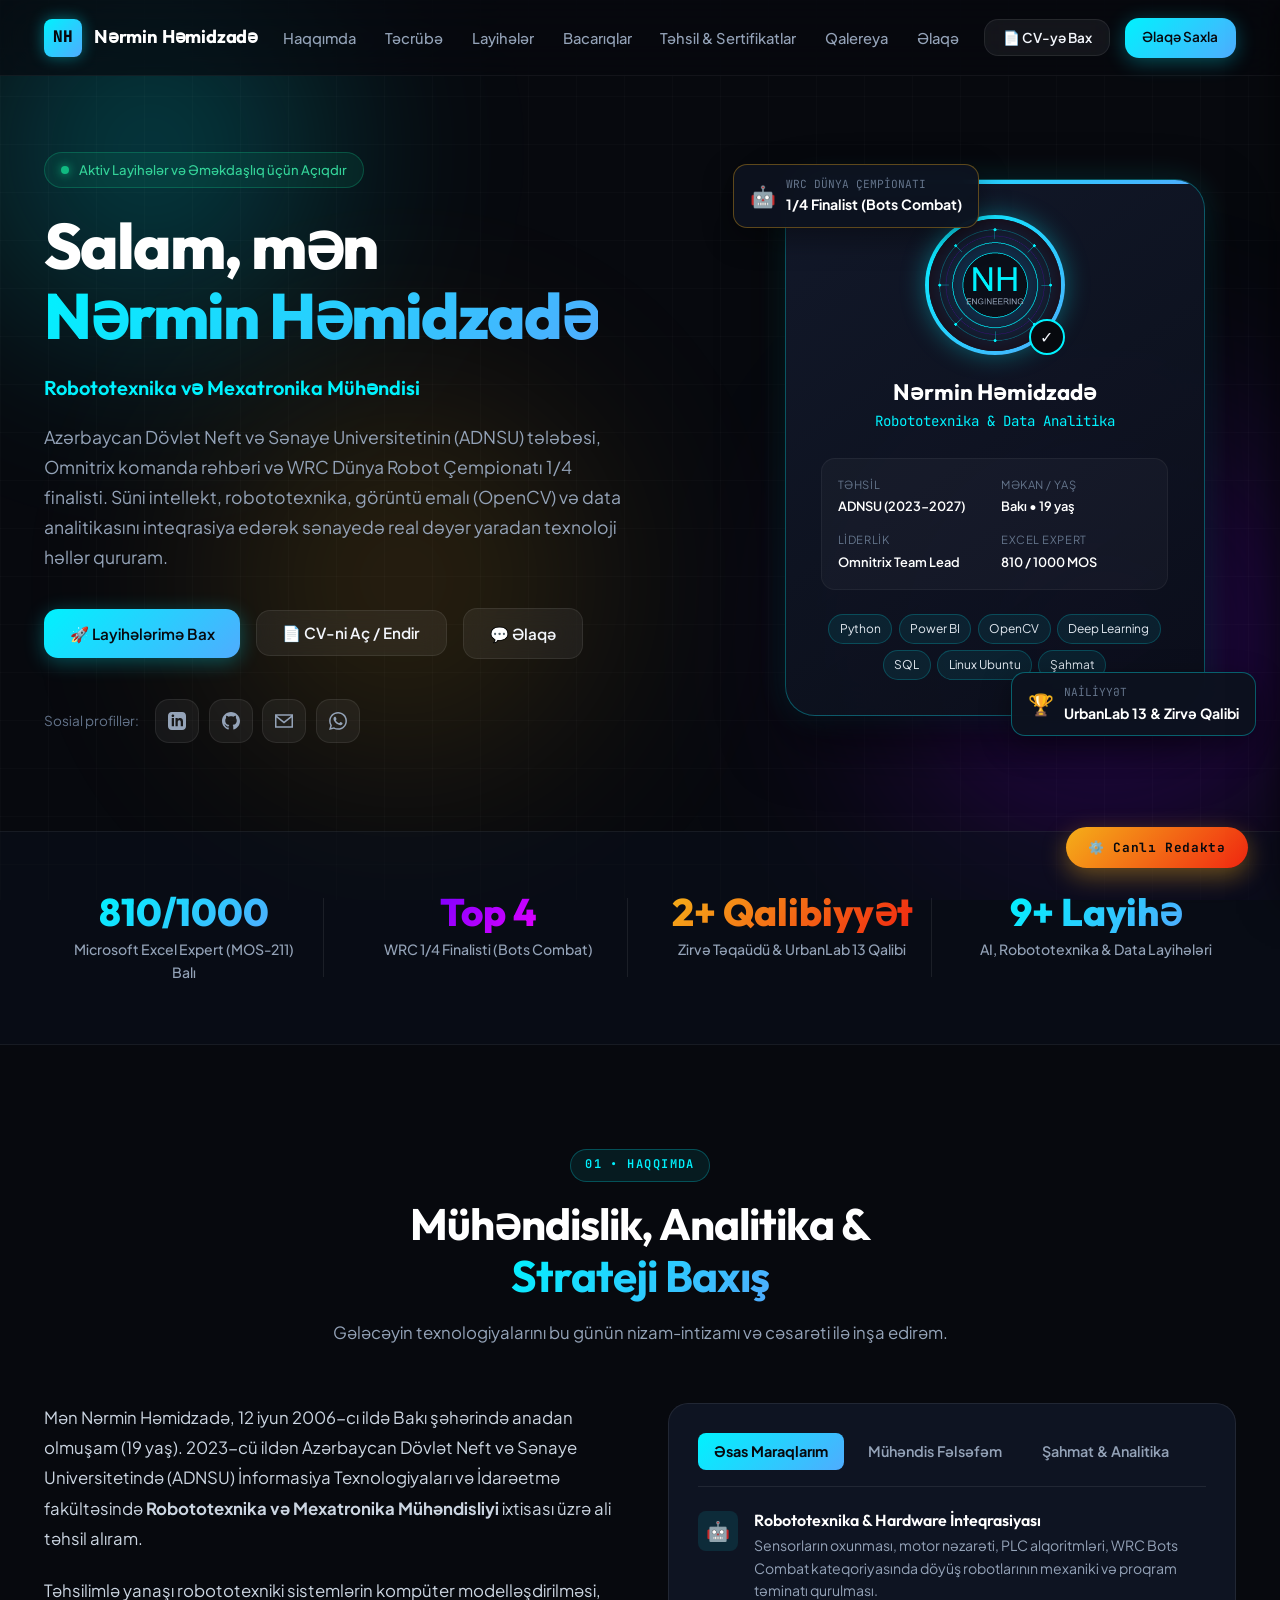
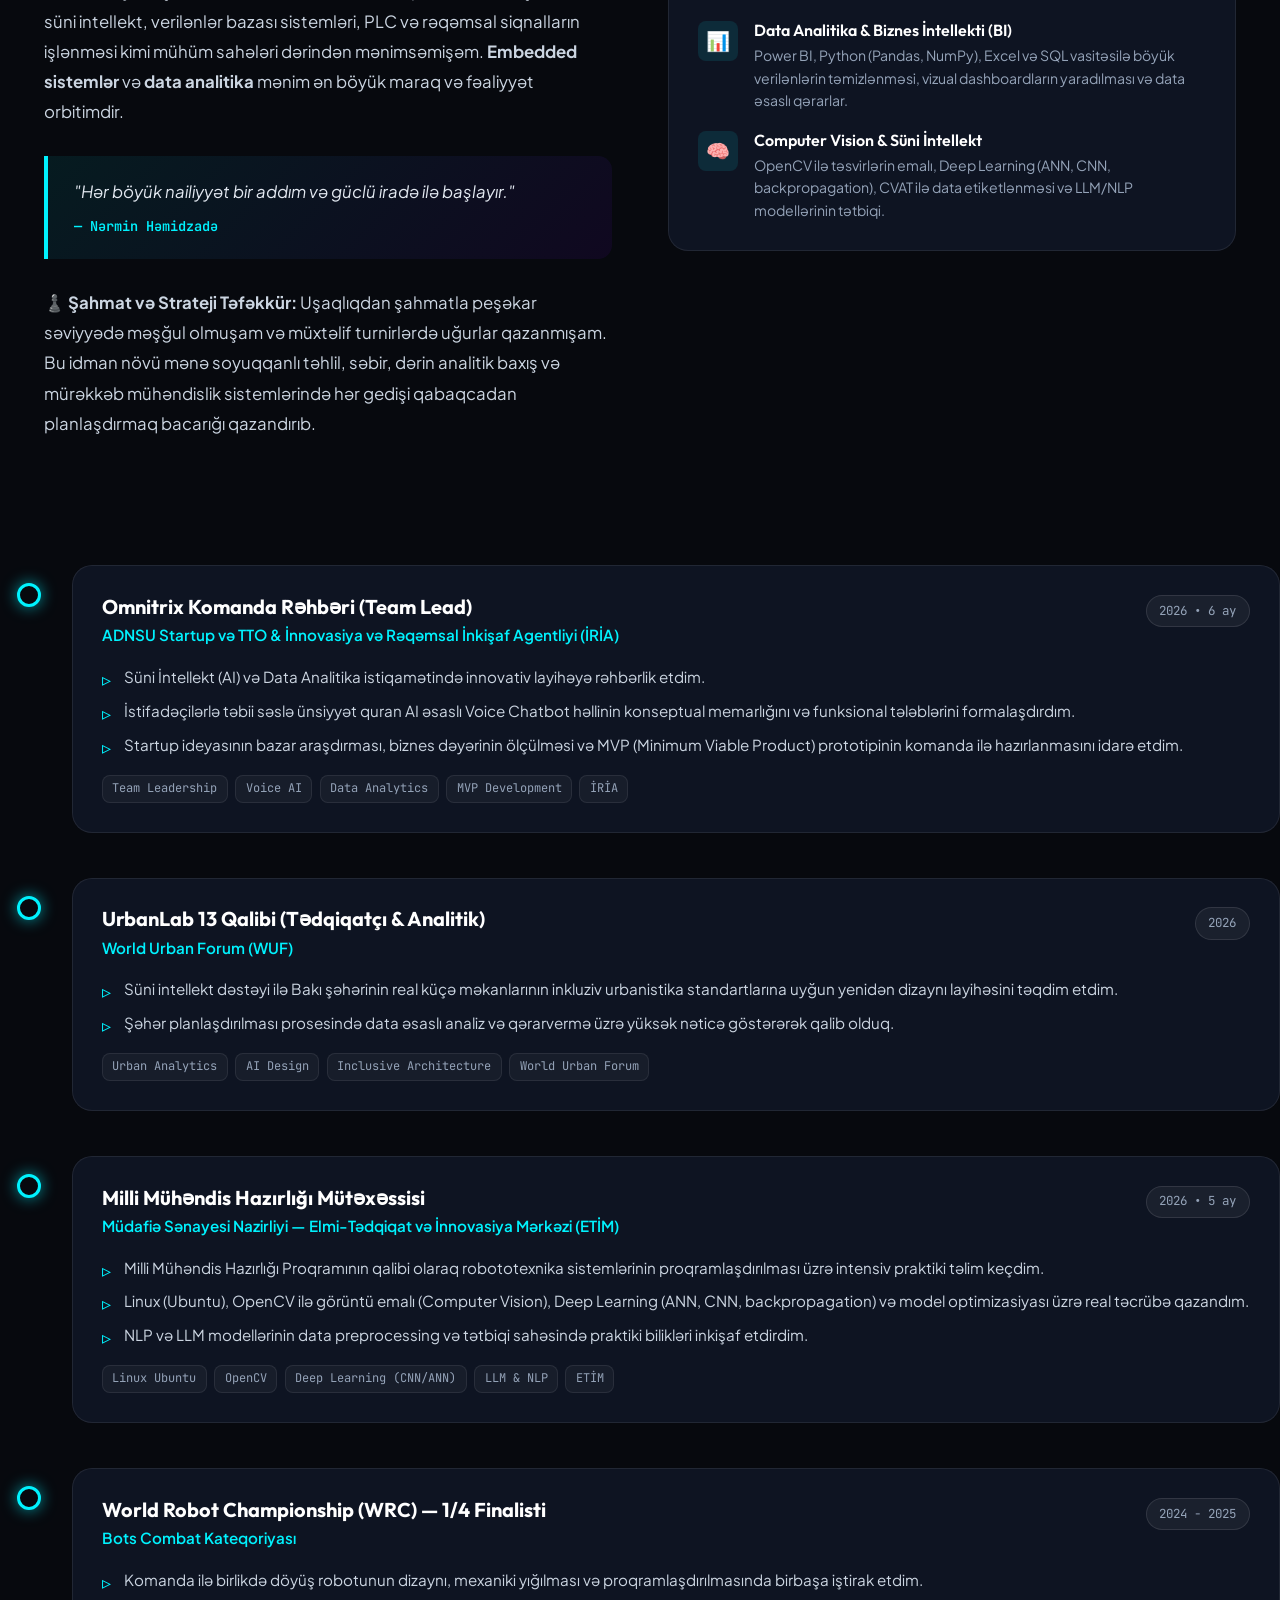
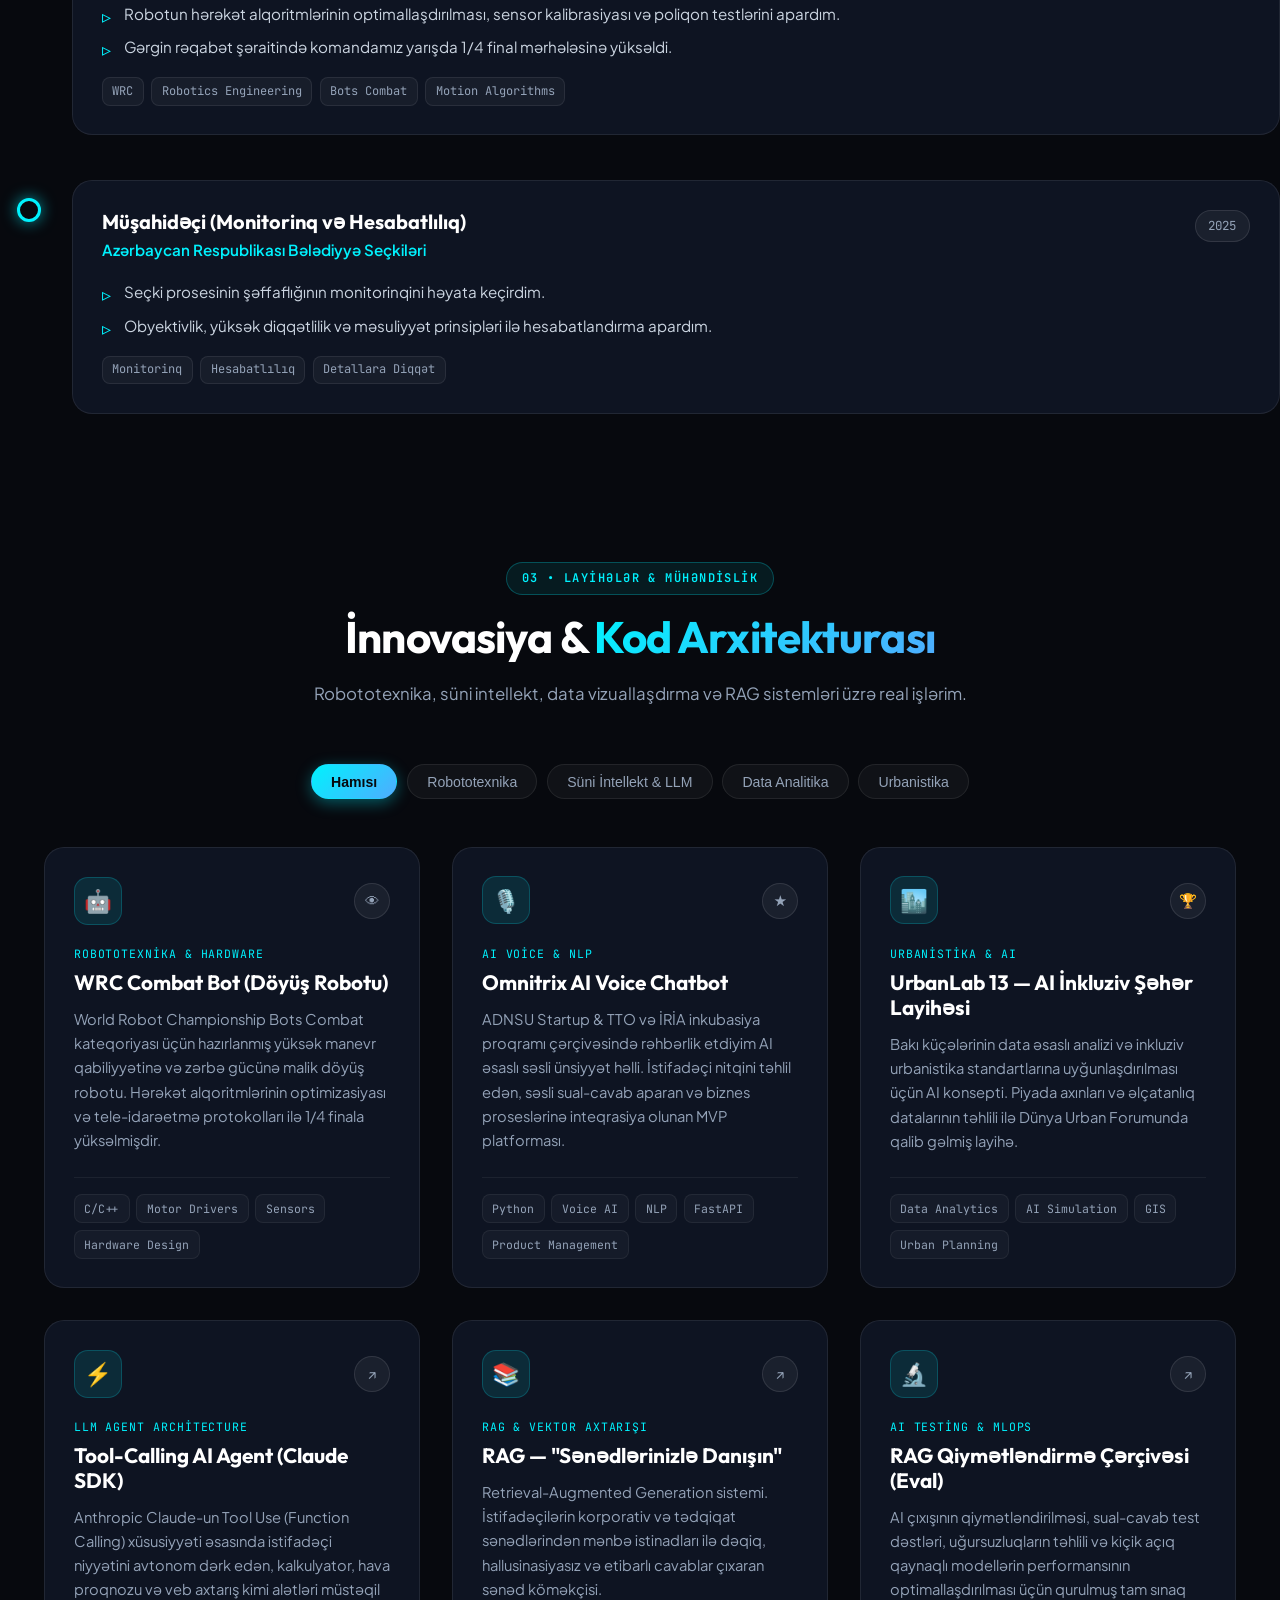
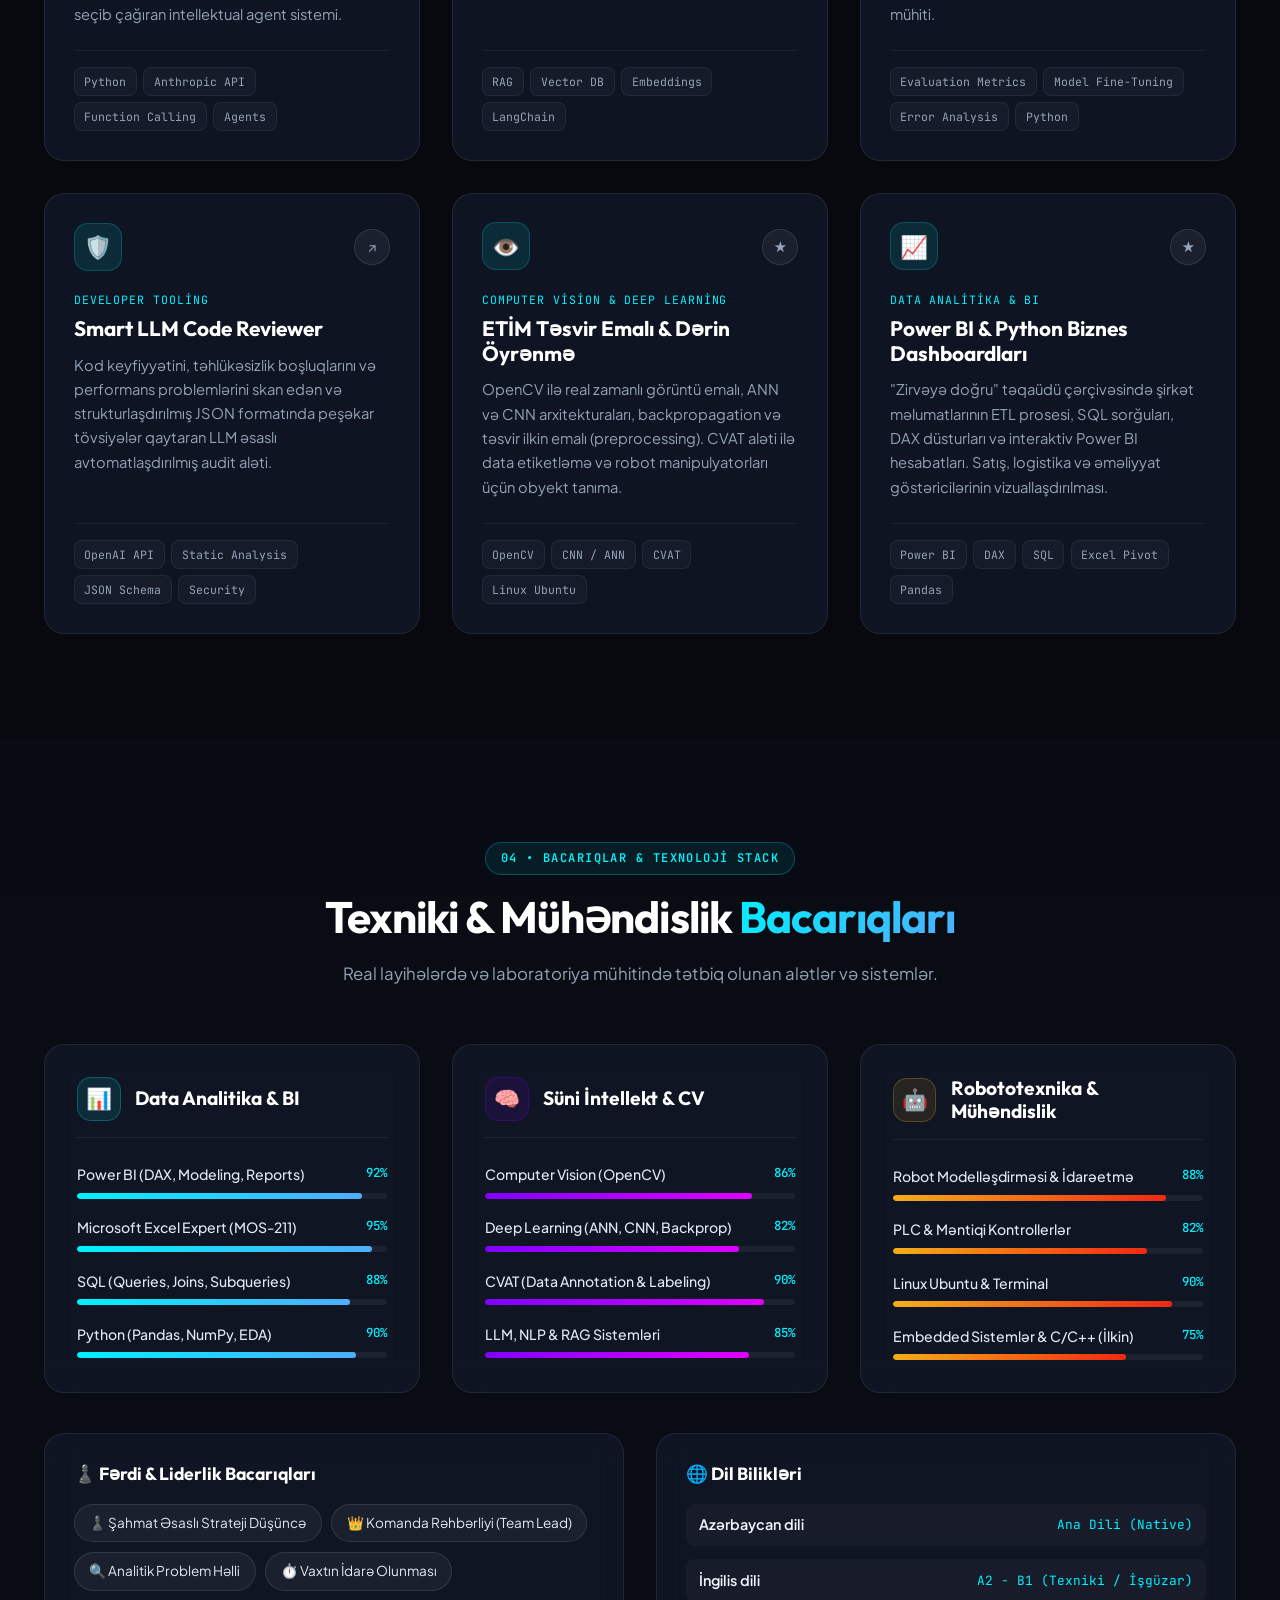
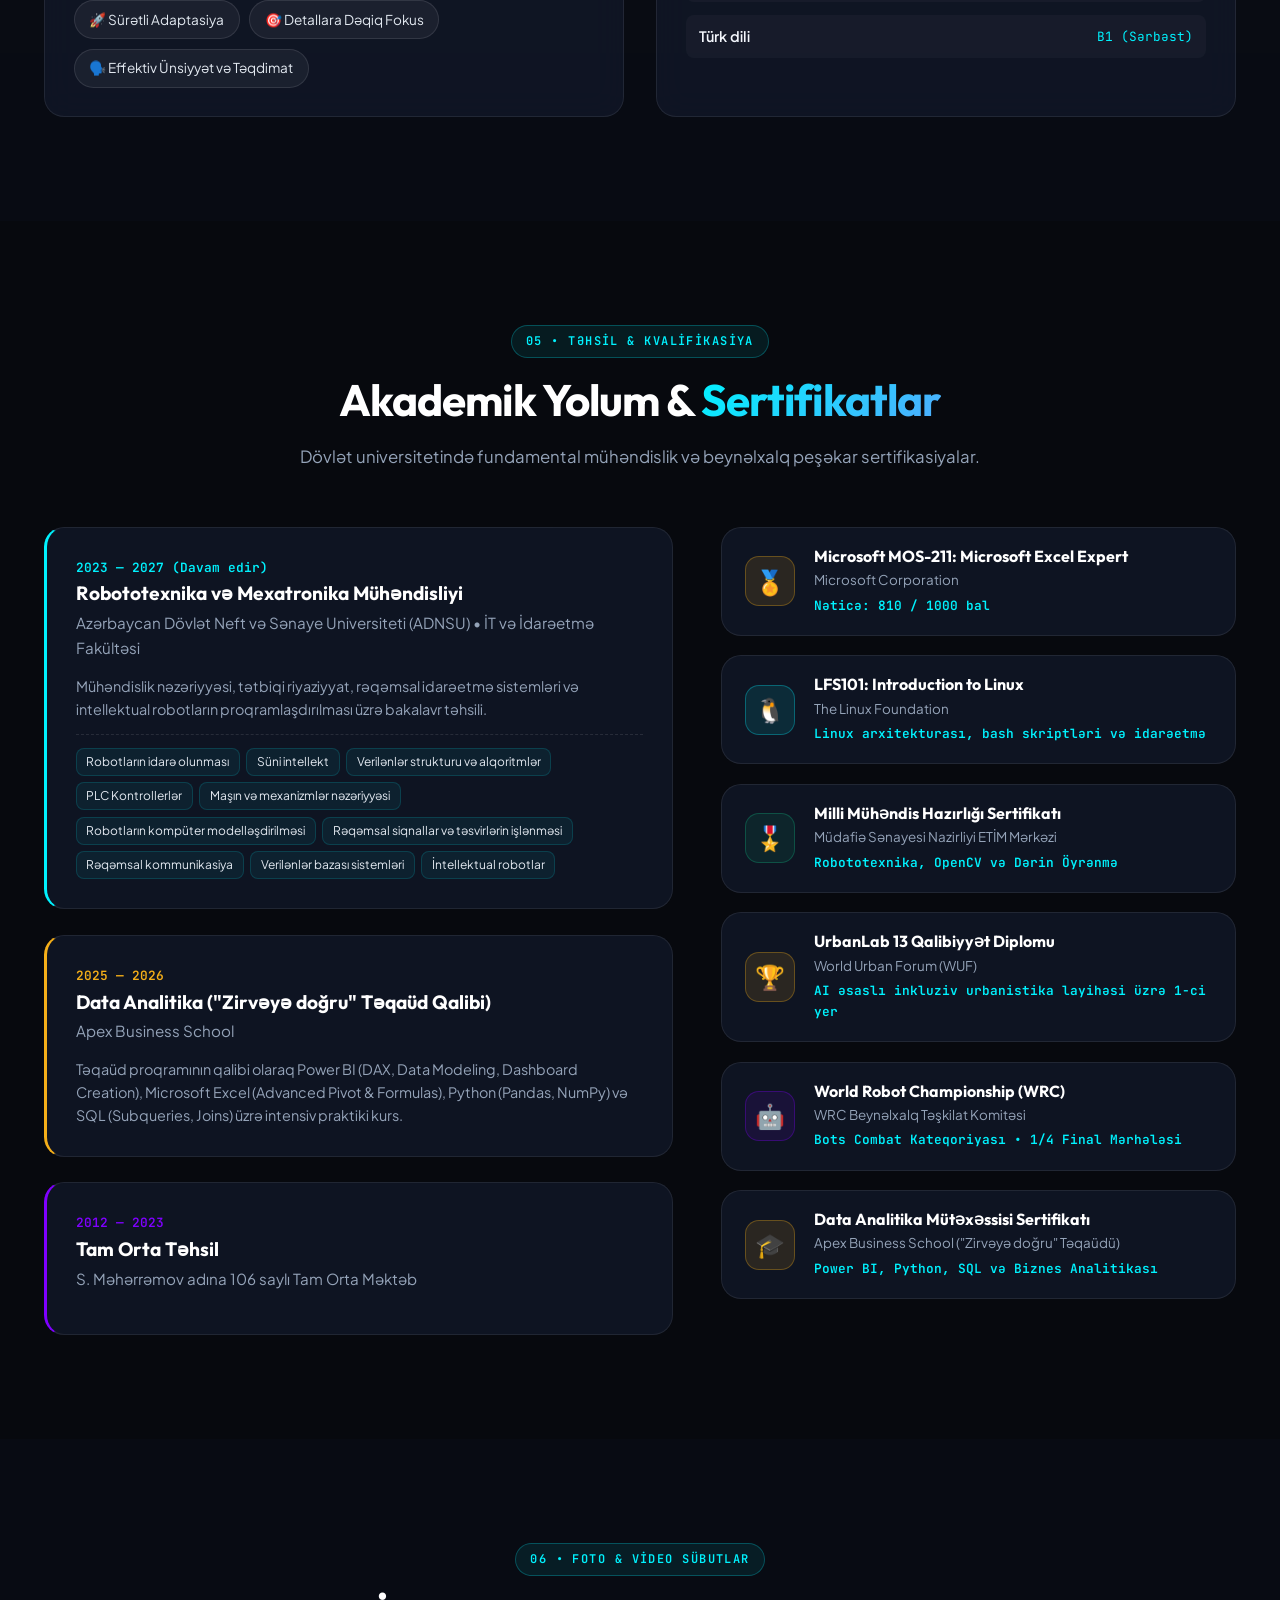
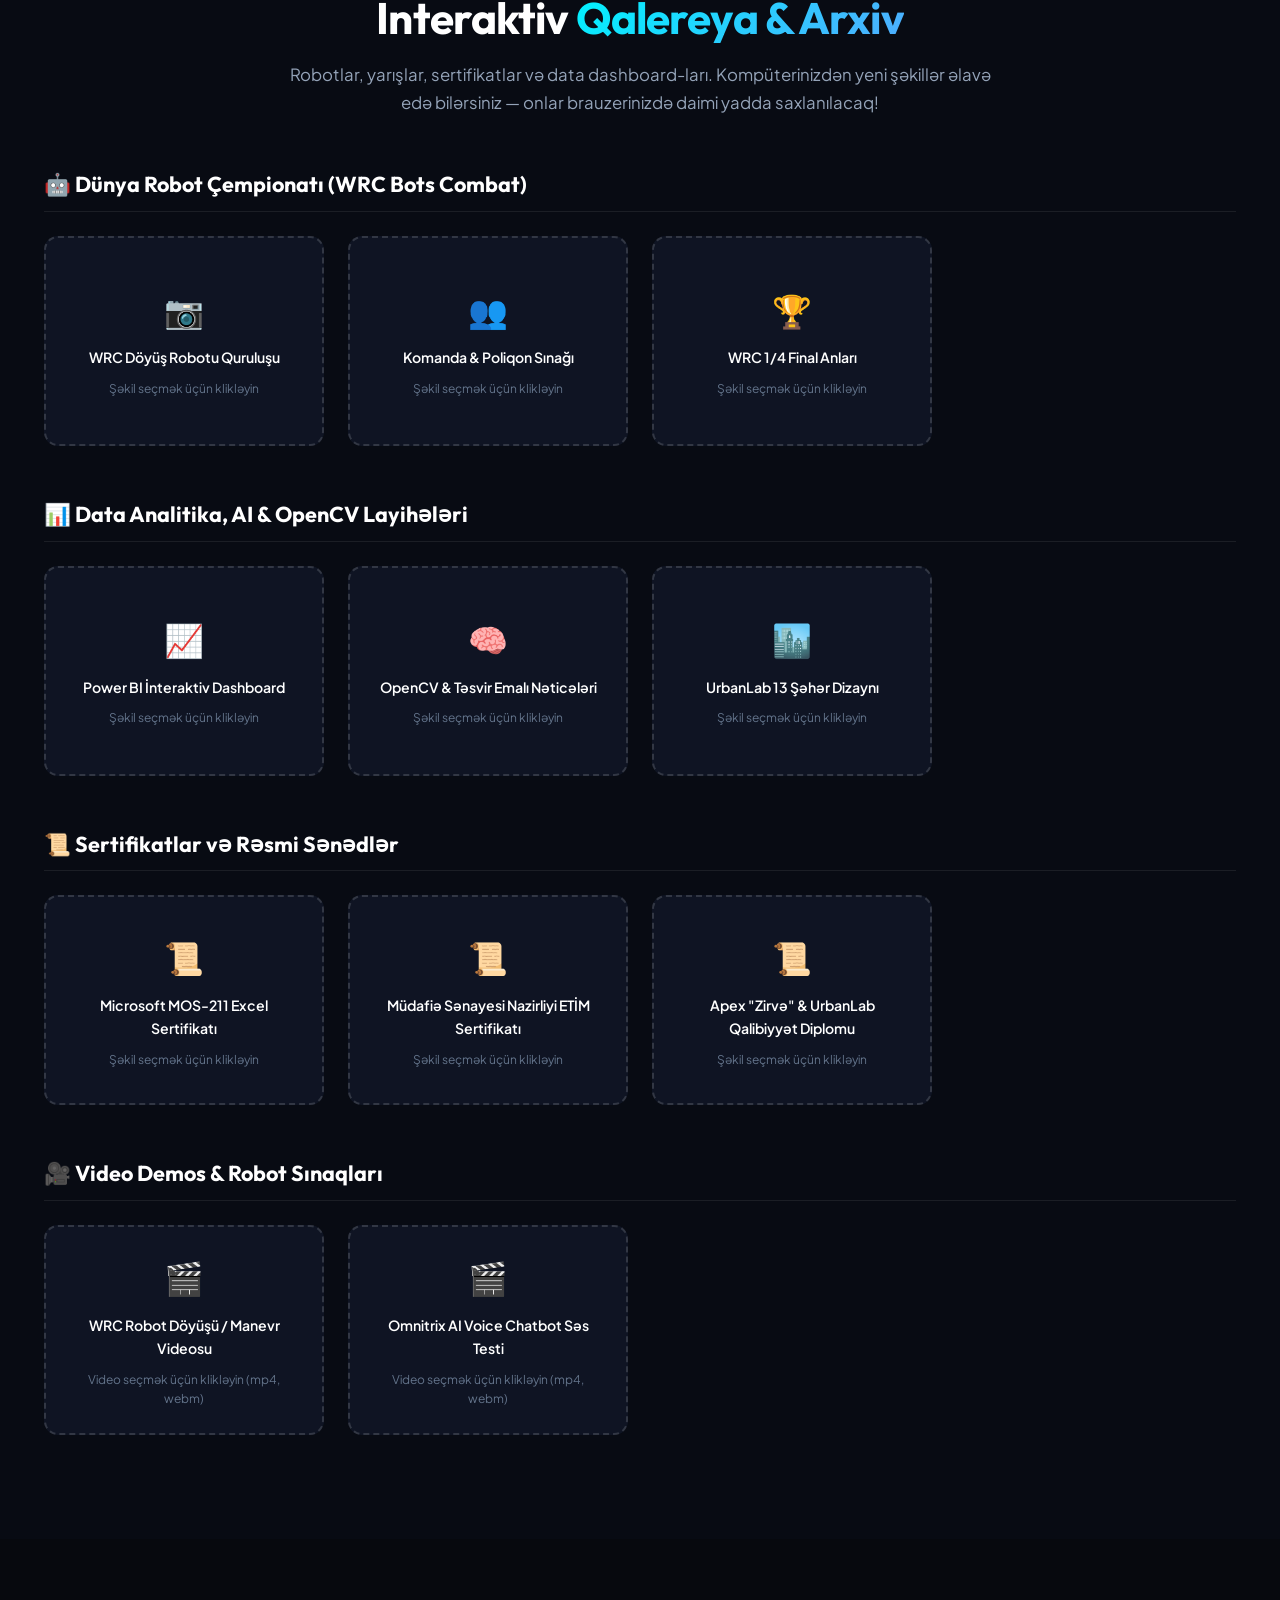
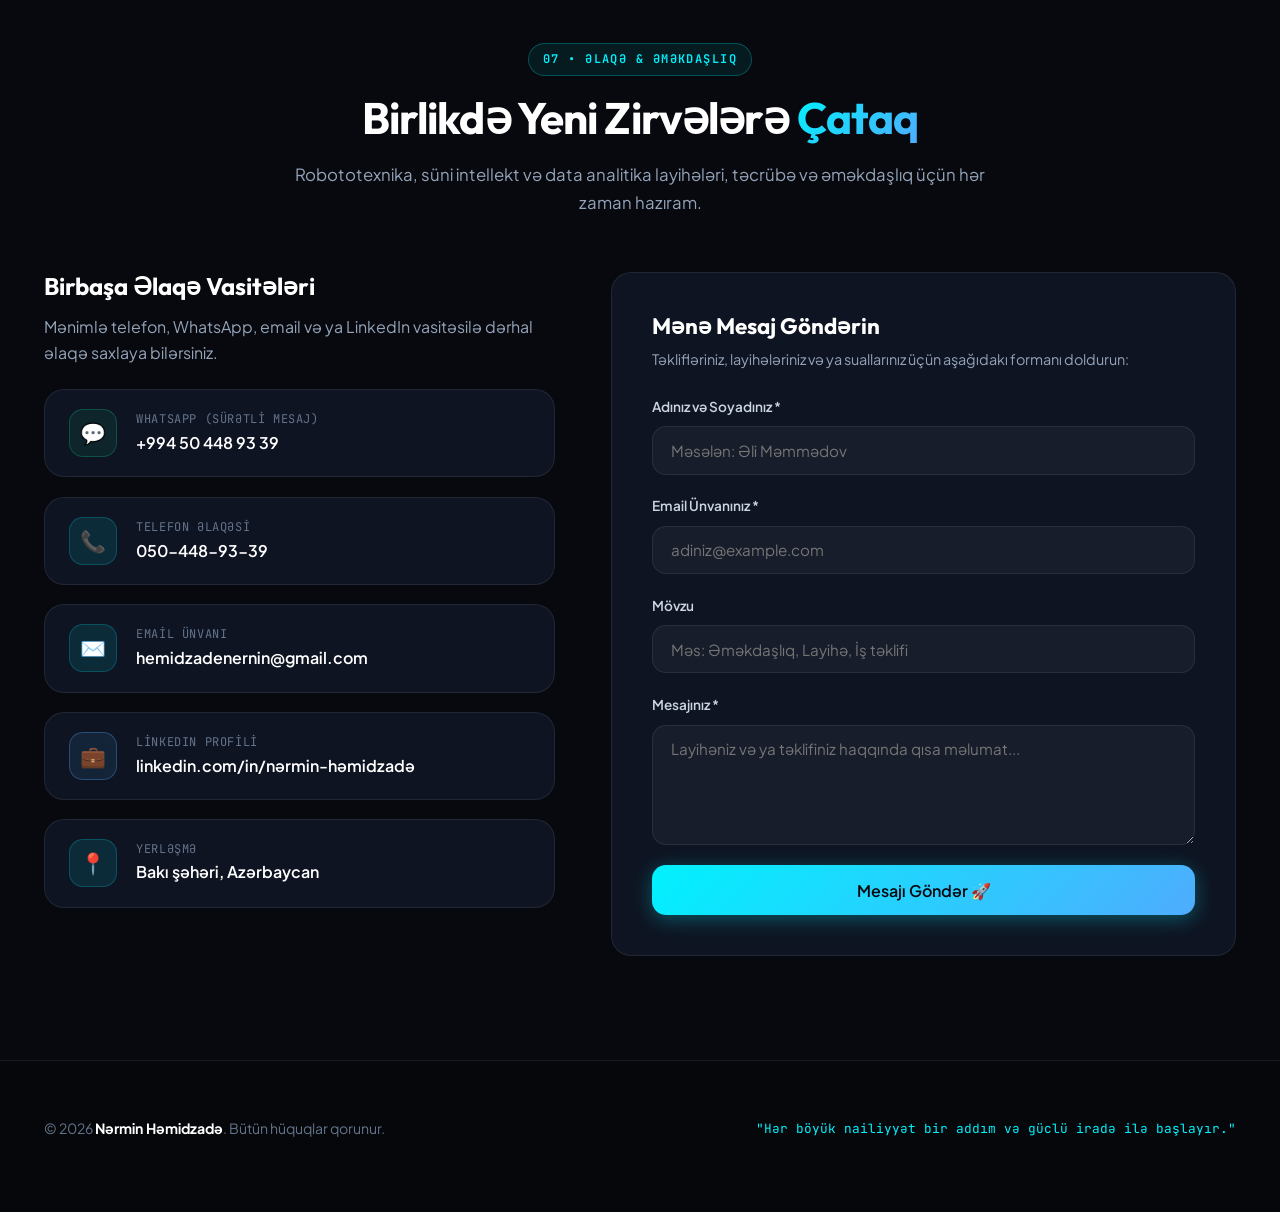
<file: index_standalone.html>
﻿<!DOCTYPE html>
<html lang="az">
<head>
  <meta charset="UTF-8">
  <meta name="viewport" content="width=device-width, initial-scale=1.0">
  <title>Nərmin Həmidzadə | Robototexnika Mühəndisi & Data Analitik</title>
  
  <!-- Meta tags for SEO & Social Sharing -->
  <meta name="description" content="Nərmin Həmidzadə - Robototexnika və Mexatronika Mühəndisliyi tələbəsi (ADNSU), Data Analitik, AI & Computer Vision tədqiqatçısı, Omnitrix komanda rəhbəri və WRC 1/4 finalistı.">
  <meta name="keywords" content="Nərmin Həmidzadə, Narmin Hamidzada, ADNSU, Robototexnika, Mexatronika, Data Analitika, Power BI, Python, OpenCV, WRC Bots Combat, ETİM">
  <meta name="author" content="Nərmin Həmidzadə">
  
  <!-- Open Graph -->
  <meta property="og:title" content="Nərmin Həmidzadə | Peşəkar Portfolio">
  <meta property="og:description" content="Robototexnika, Süni İntellekt, Embedded Sistemlər və Data Analitika sahəsində innovativ layihələr.">
  <meta property="og:type" content="website">
  <meta property="og:image" content="avatar.png">

  <!-- Google Fonts -->
  <link rel="preconnect" href="https://fonts.googleapis.com">
  <link rel="preconnect" href="https://fonts.gstatic.com" crossorigin>
  <link href="https://fonts.googleapis.com/css2?family=JetBrains+Mono:wght@400;500;600;700&family=Outfit:wght@400;500;600;700;800&family=Plus+Jakarta+Sans:wght@300;400;500;600;700;800&display=swap" rel="stylesheet">

  <!-- Main Stylesheet -->
  <style>
/* ==========================================================================
   NƏRMİN HƏMİDZADƏ - PORTFOLIO DESIGN SYSTEM
   Modern Luxury Cyber-Engineering & Glassmorphism Aesthetic
   ========================================================================== */

:root {
  /* Colors */
  --bg-deep: #07090e;
  --bg-surface: #0d121f;
  --bg-surface-elevated: #141b2d;
  --bg-card: rgba(18, 25, 42, 0.75);
  --bg-card-hover: rgba(26, 36, 60, 0.85);
  
  --border-subtle: rgba(255, 255, 255, 0.08);
  --border-focus: rgba(0, 242, 254, 0.4);
  --border-glow: rgba(0, 242, 254, 0.25);
  
  --text-main: #f3f6fc;
  --text-muted: #94a3b8;
  --text-dim: #64748b;
  
  /* Vibrant Accents */
  --accent-cyan: #00f2fe;
  --accent-blue: #4facfe;
  --accent-purple: #7f00ff;
  --accent-violet: #e100ff;
  --accent-gold: #f5af19;
  --accent-amber: #e5a93c;
  --accent-emerald: #10b981;
  
  /* Gradients */
  --grad-cyan-blue: linear-gradient(135deg, #00f2fe 0%, #4facfe 100%);
  --grad-purple-pink: linear-gradient(135deg, #7f00ff 0%, #e100ff 100%);
  --grad-gold: linear-gradient(135deg, #f5af19 0%, #f12711 100%);
  --grad-card: linear-gradient(135deg, rgba(255, 255, 255, 0.05) 0%, rgba(255, 255, 255, 0.01) 100%);
  --grad-glow: radial-gradient(circle at 50% 50%, rgba(0, 242, 254, 0.15) 0%, transparent 70%);

  /* Typography */
  --font-main: 'Plus Jakarta Sans', -apple-system, BlinkMacSystemFont, 'Segoe UI', Roboto, sans-serif;
  --font-heading: 'Outfit', sans-serif;
  --font-mono: 'JetBrains Mono', monospace;
  
  /* Spacing & Radii */
  --radius-sm: 8px;
  --radius-md: 14px;
  --radius-lg: 20px;
  --radius-xl: 30px;
  --radius-full: 9999px;
  
  /* Transitions */
  --transition-fast: 0.2s cubic-bezier(0.4, 0, 0.2, 1);
  --transition-normal: 0.35s cubic-bezier(0.4, 0, 0.2, 1);
  --transition-bounce: 0.5s cubic-bezier(0.34, 1.56, 0.64, 1);
}

/* Base Reset */
*, *::before, *::after {
  box-sizing: border-box;
  margin: 0;
  padding: 0;
}

html {
  scroll-behavior: smooth;
  font-size: 16px;
  text-size-adjust: 100%;
}

body {
  font-family: var(--font-main);
  background-color: var(--bg-deep);
  color: var(--text-main);
  line-height: 1.65;
  overflow-x: hidden;
  position: relative;
  min-height: 100vh;
  -webkit-font-smoothing: antialiased;
}

/* Background Atmosphere */
.bg-ambient {
  position: fixed;
  inset: 0;
  pointer-events: none;
  z-index: 0;
  overflow: hidden;
}

.ambient-blob {
  position: absolute;
  border-radius: 50%;
  filter: blur(100px);
  opacity: 0.35;
  animation: floatOrb 20s infinite ease-in-out alternate;
}

.blob-1 {
  width: 500px;
  height: 500px;
  background: radial-gradient(circle, #00f2fe, transparent 70%);
  top: -100px;
  left: -100px;
}

.blob-2 {
  width: 650px;
  height: 650px;
  background: radial-gradient(circle, #7f00ff, transparent 70%);
  top: 35%;
  right: -150px;
  animation-duration: 25s;
}

.blob-3 {
  width: 550px;
  height: 550px;
  background: radial-gradient(circle, #f5af19, transparent 70%);
  bottom: 5%;
  left: 10%;
  opacity: 0.22;
  animation-duration: 18s;
}

.grid-overlay {
  position: fixed;
  inset: 0;
  background-image: 
    linear-gradient(rgba(255, 255, 255, 0.02) 1px, transparent 1px),
    linear-gradient(90deg, rgba(255, 255, 255, 0.02) 1px, transparent 1px);
  background-size: 48px 48px;
  pointer-events: none;
  z-index: 1;
}

/* Reading Progress Bar */
.scroll-progress-bar {
  position: fixed;
  top: 0;
  left: 0;
  height: 3px;
  background: var(--grad-cyan-blue);
  z-index: 1001;
  width: 0%;
  transition: width 0.1s linear;
}

/* Container */
.container {
  width: 100%;
  max-width: 1240px;
  margin: 0 auto;
  padding: 0 1.5rem;
  position: relative;
  z-index: 2;
}

/* Typography Helpers */
h1, h2, h3, h4, h5, h6 {
  font-family: var(--font-heading);
  font-weight: 700;
  line-height: 1.2;
  color: #fff;
}

.gradient-text {
  background: var(--grad-cyan-blue);
  -webkit-background-clip: text;
  -webkit-text-fill-color: transparent;
  display: inline-block;
}

.gradient-text-purple {
  background: var(--grad-purple-pink);
  -webkit-background-clip: text;
  -webkit-text-fill-color: transparent;
  display: inline-block;
}

.gradient-text-gold {
  background: var(--grad-gold);
  -webkit-background-clip: text;
  -webkit-text-fill-color: transparent;
  display: inline-block;
}

.mono-tag {
  font-family: var(--font-mono);
  font-size: 0.8rem;
  letter-spacing: 0.08em;
  text-transform: uppercase;
}

/* Section Header Styles */
.section-header {
  text-align: center;
  max-width: 720px;
  margin: 0 auto 3.5rem auto;
}

.section-tag {
  display: inline-flex;
  align-items: center;
  gap: 0.5rem;
  padding: 0.35rem 0.9rem;
  border-radius: var(--radius-full);
  background: rgba(0, 242, 254, 0.08);
  border: 1px solid rgba(0, 242, 254, 0.25);
  color: var(--accent-cyan);
  font-family: var(--font-mono);
  font-size: 0.75rem;
  font-weight: 600;
  text-transform: uppercase;
  letter-spacing: 0.12em;
  margin-bottom: 1rem;
}

.section-title {
  font-size: clamp(2rem, 3.5vw, 2.75rem);
  letter-spacing: -0.02em;
  margin-bottom: 1rem;
}

.section-subtitle {
  color: var(--text-muted);
  font-size: 1.05rem;
}

/* Buttons */
.btn {
  display: inline-flex;
  align-items: center;
  justify-content: center;
  gap: 0.6rem;
  padding: 0.75rem 1.6rem;
  border-radius: var(--radius-md);
  font-family: var(--font-main);
  font-weight: 600;
  font-size: 0.95rem;
  text-decoration: none;
  cursor: pointer;
  transition: all var(--transition-normal);
  border: none;
  position: relative;
  overflow: hidden;
}

.btn-primary {
  background: var(--grad-cyan-blue);
  color: #07090e;
  box-shadow: 0 4px 20px rgba(0, 242, 254, 0.3);
}

.btn-primary:hover {
  transform: translateY(-2px);
  box-shadow: 0 8px 25px rgba(0, 242, 254, 0.45);
  color: #000;
}

.btn-secondary {
  background: rgba(255, 255, 255, 0.06);
  color: var(--text-main);
  border: 1px solid var(--border-subtle);
  backdrop-filter: blur(12px);
}

.btn-secondary:hover {
  background: rgba(255, 255, 255, 0.12);
  border-color: rgba(255, 255, 255, 0.2);
  transform: translateY(-2px);
  color: #fff;
}

.btn-gold {
  background: var(--grad-gold);
  color: #0a0a0a;
  box-shadow: 0 4px 20px rgba(245, 175, 25, 0.25);
  font-weight: 700;
}

.btn-gold:hover {
  transform: translateY(-2px);
  box-shadow: 0 8px 25px rgba(245, 175, 25, 0.4);
}

.btn-icon {
  width: 44px;
  height: 44px;
  padding: 0;
  border-radius: var(--radius-md);
  display: inline-flex;
  align-items: center;
  justify-content: center;
  background: rgba(255, 255, 255, 0.05);
  border: 1px solid var(--border-subtle);
  color: var(--text-muted);
  transition: all var(--transition-fast);
}

.btn-icon:hover {
  color: var(--accent-cyan);
  border-color: var(--border-focus);
  background: rgba(0, 242, 254, 0.1);
  transform: translateY(-2px);
}

/* Glassmorphism Card Base */
.glass-card {
  background: var(--bg-card);
  backdrop-filter: blur(16px);
  -webkit-backdrop-filter: blur(16px);
  border: 1px solid var(--border-subtle);
  border-radius: var(--radius-lg);
  padding: 1.8rem;
  transition: all var(--transition-normal);
  position: relative;
  overflow: hidden;
}

.glass-card:hover {
  border-color: var(--border-focus);
  background: var(--bg-card-hover);
  transform: translateY(-4px);
  box-shadow: 0 16px 36px rgba(0, 0, 0, 0.4);
}

/* ==========================================================================
   NAVIGATION BAR
   ========================================================================== */
.site-nav {
  position: fixed;
  top: 0;
  left: 0;
  right: 0;
  z-index: 1000;
  padding: 1.1rem 0;
  transition: all var(--transition-normal);
  background: rgba(7, 9, 14, 0.65);
  backdrop-filter: blur(20px);
  border-bottom: 1px solid rgba(255, 255, 255, 0.05);
}

.site-nav.scrolled {
  padding: 0.8rem 0;
  background: rgba(7, 9, 14, 0.92);
  border-bottom-color: rgba(255, 255, 255, 0.1);
  box-shadow: 0 10px 30px rgba(0, 0, 0, 0.5);
}

.nav-container {
  display: flex;
  align-items: center;
  justify-content: space-between;
}

.nav-brand {
  display: flex;
  align-items: center;
  gap: 0.75rem;
  text-decoration: none;
}

.brand-badge {
  width: 38px;
  height: 38px;
  background: var(--grad-cyan-blue);
  color: #07090e;
  border-radius: var(--radius-sm);
  display: flex;
  align-items: center;
  justify-content: center;
  font-family: var(--font-mono);
  font-weight: 800;
  font-size: 1rem;
  box-shadow: 0 0 15px rgba(0, 242, 254, 0.4);
}

.brand-text {
  font-family: var(--font-heading);
  font-size: 1.15rem;
  font-weight: 700;
  color: #fff;
  letter-spacing: -0.01em;
}

.nav-menu {
  display: flex;
  align-items: center;
  gap: 1.8rem;
  list-style: none;
}

.nav-link {
  color: var(--text-muted);
  text-decoration: none;
  font-size: 0.92rem;
  font-weight: 500;
  transition: color var(--transition-fast);
  position: relative;
  padding: 0.3rem 0;
}

.nav-link::after {
  content: '';
  position: absolute;
  bottom: -2px;
  left: 0;
  width: 0;
  height: 2px;
  background: var(--accent-cyan);
  transition: width var(--transition-fast);
  border-radius: 2px;
}

.nav-link:hover, .nav-link.active {
  color: #fff;
}

.nav-link:hover::after, .nav-link.active::after {
  width: 100%;
}

.nav-actions {
  display: flex;
  align-items: center;
  gap: 0.9rem;
}

.mobile-toggle {
  display: none;
  background: none;
  border: none;
  color: #fff;
  font-size: 1.4rem;
  cursor: pointer;
  padding: 0.4rem;
}

/* ==========================================================================
   HERO SECTION
   ========================================================================== */
.hero-section {
  padding: 9.5rem 0 5.5rem 0;
  position: relative;
  min-height: 90vh;
  display: flex;
  align-items: center;
}

.hero-grid {
  display: grid;
  grid-template-columns: 1.15fr 0.85fr;
  gap: 3.5rem;
  align-items: center;
}

.hero-status {
  display: inline-flex;
  align-items: center;
  gap: 0.6rem;
  padding: 0.4rem 1rem;
  border-radius: var(--radius-full);
  background: rgba(16, 185, 129, 0.1);
  border: 1px solid rgba(16, 185, 129, 0.3);
  font-size: 0.82rem;
  color: #34d399;
  font-weight: 500;
  margin-bottom: 1.4rem;
}

.status-dot {
  width: 8px;
  height: 8px;
  border-radius: 50%;
  background: #10b981;
  box-shadow: 0 0 10px #10b981;
  animation: pulseGreen 2s infinite;
}

.hero-title {
  font-size: clamp(2.5rem, 5vw, 4.2rem);
  font-weight: 800;
  letter-spacing: -0.03em;
  line-height: 1.1;
  margin-bottom: 1.2rem;
}

.hero-subtitle {
  font-size: 1.25rem;
  font-weight: 600;
  color: var(--accent-cyan);
  margin-bottom: 1.2rem;
  font-family: var(--font-heading);
}

.hero-bio {
  color: var(--text-muted);
  font-size: 1.1rem;
  line-height: 1.7;
  margin-bottom: 2.2rem;
  max-width: 580px;
}

.hero-buttons {
  display: flex;
  flex-wrap: wrap;
  gap: 1rem;
  align-items: center;
  margin-bottom: 2.5rem;
}

.hero-socials {
  display: flex;
  align-items: center;
  gap: 1rem;
  color: var(--text-dim);
  font-size: 0.85rem;
}

.hero-socials-list {
  display: flex;
  gap: 0.6rem;
}

/* Hero Visual Card */
.hero-visual-wrapper {
  position: relative;
  display: flex;
  justify-content: center;
}

.hero-card {
  width: 100%;
  max-width: 420px;
  background: linear-gradient(145deg, rgba(20, 27, 45, 0.9), rgba(10, 14, 24, 0.95));
  border: 1px solid rgba(0, 242, 254, 0.3);
  border-radius: var(--radius-xl);
  padding: 2.2rem;
  box-shadow: 0 25px 60px rgba(0, 0, 0, 0.6), 0 0 30px rgba(0, 242, 254, 0.15);
  position: relative;
  overflow: hidden;
  backdrop-filter: blur(20px);
}

.hero-card::before {
  content: '';
  position: absolute;
  top: 0;
  left: 0;
  right: 0;
  height: 4px;
  background: var(--grad-cyan-blue);
}

.profile-avatar-wrap {
  width: 140px;
  height: 140px;
  margin: 0 auto 1.5rem auto;
  border-radius: 50%;
  padding: 4px;
  background: var(--grad-cyan-blue);
  box-shadow: 0 0 25px rgba(0, 242, 254, 0.35);
  position: relative;
}

.profile-avatar {
  width: 100%;
  height: 100%;
  border-radius: 50%;
  object-fit: cover;
  background: #141b2d;
  display: block;
}

.profile-badge-float {
  position: absolute;
  bottom: 0;
  right: 0;
  background: #07090e;
  border: 2px solid var(--accent-cyan);
  width: 36px;
  height: 36px;
  border-radius: 50%;
  display: flex;
  align-items: center;
  justify-content: center;
  font-size: 1rem;
}

.profile-info {
  text-align: center;
  margin-bottom: 1.5rem;
}

.profile-name {
  font-size: 1.4rem;
  font-weight: 700;
  margin-bottom: 0.3rem;
}

.profile-role {
  font-size: 0.88rem;
  color: var(--accent-cyan);
  font-family: var(--font-mono);
}

.profile-specs-grid {
  display: grid;
  grid-template-columns: repeat(2, 1fr);
  gap: 0.8rem;
  margin-bottom: 1.5rem;
  padding: 1rem;
  background: rgba(255, 255, 255, 0.03);
  border-radius: var(--radius-md);
  border: 1px solid rgba(255, 255, 255, 0.05);
}

.profile-spec-item {
  font-size: 0.8rem;
}

.spec-lbl {
  color: var(--text-dim);
  text-transform: uppercase;
  font-size: 0.7rem;
  letter-spacing: 0.05em;
  margin-bottom: 0.2rem;
}

.spec-val {
  font-weight: 600;
  color: #fff;
}

.profile-skills-pills {
  display: flex;
  flex-wrap: wrap;
  gap: 0.4rem;
  justify-content: center;
}

.skill-pill-sm {
  background: rgba(0, 242, 254, 0.08);
  border: 1px solid rgba(0, 242, 254, 0.2);
  color: #e2e8f0;
  font-size: 0.75rem;
  padding: 0.25rem 0.65rem;
  border-radius: var(--radius-full);
}

/* Floating Widget Badges */
.floating-badge {
  position: absolute;
  background: rgba(13, 18, 31, 0.95);
  border: 1px solid rgba(255, 255, 255, 0.12);
  backdrop-filter: blur(12px);
  padding: 0.65rem 1rem;
  border-radius: var(--radius-md);
  box-shadow: 0 10px 30px rgba(0, 0, 0, 0.4);
  display: flex;
  align-items: center;
  gap: 0.6rem;
  z-index: 3;
  animation: floatOrb 6s ease-in-out infinite alternate;
}

.fb-1 {
  top: -15px;
  left: -20px;
  border-color: rgba(245, 175, 25, 0.35);
}

.fb-2 {
  bottom: -20px;
  right: -20px;
  border-color: rgba(0, 242, 254, 0.35);
  animation-delay: -3s;
}

.fb-icon {
  font-size: 1.3rem;
}

.fb-title {
  font-size: 0.7rem;
  text-transform: uppercase;
  color: var(--text-dim);
  font-family: var(--font-mono);
}

.fb-val {
  font-size: 0.88rem;
  font-weight: 700;
  color: #fff;
}

/* ==========================================================================
   METRICS & STATS STRIP
   ========================================================================== */
.stats-strip {
  padding: 2.5rem 0;
  position: relative;
  z-index: 2;
  border-top: 1px solid rgba(255, 255, 255, 0.06);
  border-bottom: 1px solid rgba(255, 255, 255, 0.06);
  background: rgba(13, 18, 31, 0.45);
}

.stats-grid {
  display: grid;
  grid-template-columns: repeat(4, 1fr);
  gap: 1.5rem;
}

.stat-card {
  text-align: center;
  padding: 1.2rem;
  position: relative;
}

.stat-card:not(:last-child)::after {
  content: '';
  position: absolute;
  right: 0;
  top: 20%;
  height: 60%;
  width: 1px;
  background: rgba(255, 255, 255, 0.08);
}

.stat-number {
  font-family: var(--font-heading);
  font-size: 2.4rem;
  font-weight: 800;
  line-height: 1.1;
  margin-bottom: 0.3rem;
}

.stat-label {
  font-size: 0.88rem;
  color: var(--text-muted);
  font-weight: 500;
}

/* ==========================================================================
   ABOUT SECTION
   ========================================================================== */
.about-section {
  padding: 6.5rem 0;
  position: relative;
}

.about-layout {
  display: grid;
  grid-template-columns: 1fr 1fr;
  gap: 3.5rem;
  align-items: start;
}

.about-bio-text {
  font-size: 1.05rem;
  line-height: 1.8;
  color: #cbd5e1;
}

.about-bio-text p {
  margin-bottom: 1.4rem;
}

.about-quote-box {
  background: linear-gradient(135deg, rgba(0, 242, 254, 0.08), rgba(127, 0, 255, 0.08));
  border-left: 4px solid var(--accent-cyan);
  border-radius: 0 var(--radius-md) var(--radius-md) 0;
  padding: 1.3rem 1.6rem;
  margin: 1.8rem 0;
  font-style: italic;
  color: #e2e8f0;
}

.about-quote-box span {
  display: block;
  font-style: normal;
  font-size: 0.85rem;
  color: var(--accent-cyan);
  font-weight: 600;
  margin-top: 0.4rem;
  font-family: var(--font-mono);
}

/* Interactive Tabs */
.about-tabs-container {
  background: var(--bg-card);
  border: 1px solid var(--border-subtle);
  border-radius: var(--radius-lg);
  padding: 1.8rem;
  backdrop-filter: blur(16px);
}

.tab-nav {
  display: flex;
  gap: 0.5rem;
  border-bottom: 1px solid rgba(255, 255, 255, 0.08);
  padding-bottom: 1rem;
  margin-bottom: 1.5rem;
}

.tab-btn {
  background: none;
  border: none;
  color: var(--text-muted);
  font-family: var(--font-main);
  font-weight: 600;
  font-size: 0.9rem;
  padding: 0.6rem 1rem;
  border-radius: var(--radius-sm);
  cursor: pointer;
  transition: all var(--transition-fast);
}

.tab-btn:hover {
  color: #fff;
  background: rgba(255, 255, 255, 0.05);
}

.tab-btn.active {
  color: #07090e;
  background: var(--grad-cyan-blue);
  font-weight: 700;
}

.tab-content {
  display: none;
  animation: fadeIn 0.3s ease;
}

.tab-content.active {
  display: block;
}

.tab-item-list {
  display: flex;
  flex-direction: column;
  gap: 1.2rem;
}

.tab-feature {
  display: flex;
  align-items: flex-start;
  gap: 1rem;
}

.tab-icon-box {
  width: 40px;
  height: 40px;
  border-radius: var(--radius-sm);
  background: rgba(0, 242, 254, 0.1);
  color: var(--accent-cyan);
  display: flex;
  align-items: center;
  justify-content: center;
  font-size: 1.2rem;
  flex-shrink: 0;
}

.tab-feature-title {
  font-size: 1rem;
  font-weight: 600;
  color: #fff;
  margin-bottom: 0.25rem;
}

.tab-feature-desc {
  font-size: 0.88rem;
  color: var(--text-muted);
  line-height: 1.6;
}

/* ==========================================================================
   EXPERIENCE & LEADERSHIP TIMELINE
   ========================================================================== */
.experience-section {
  padding: 6.5rem 0;
  position: relative;
  background: rgba(10, 14, 24, 0.4);
}

.timeline {
  position: relative;
  max-width: 960px;
  margin: 0 auto;
}

.timeline::before {
  content: '';
  position: absolute;
  top: 0;
  bottom: 0;
  left: 28px;
  width: 2px;
  background: linear-gradient(to bottom, #00f2fe, #7f00ff, #f5af19, rgba(255, 255, 255, 0.1));
}

.timeline-item {
  position: relative;
  padding-left: 72px;
  margin-bottom: 2.8rem;
}

.timeline-dot {
  position: absolute;
  left: 17px;
  top: 18px;
  width: 24px;
  height: 24px;
  border-radius: 50%;
  background: var(--bg-deep);
  border: 3px solid var(--accent-cyan);
  box-shadow: 0 0 15px rgba(0, 242, 254, 0.6);
  z-index: 2;
  transition: transform var(--transition-fast);
}

.timeline-item:hover .timeline-dot {
  transform: scale(1.25);
  background: var(--accent-cyan);
}

.timeline-card {
  background: var(--bg-card);
  border: 1px solid var(--border-subtle);
  border-radius: var(--radius-lg);
  padding: 1.8rem;
  backdrop-filter: blur(14px);
  transition: all var(--transition-normal);
}

.timeline-card:hover {
  border-color: var(--border-focus);
  background: var(--bg-card-hover);
  transform: translateX(6px);
  box-shadow: 0 15px 35px rgba(0, 0, 0, 0.4);
}

.timeline-header {
  display: flex;
  justify-content: space-between;
  align-items: flex-start;
  flex-wrap: wrap;
  gap: 0.8rem;
  margin-bottom: 0.8rem;
}

.timeline-role {
  font-size: 1.25rem;
  font-weight: 700;
  color: #fff;
}

.timeline-company {
  color: var(--accent-cyan);
  font-size: 0.95rem;
  font-weight: 600;
  margin-top: 0.2rem;
}

.timeline-badge {
  display: inline-flex;
  align-items: center;
  gap: 0.4rem;
  background: rgba(255, 255, 255, 0.05);
  border: 1px solid rgba(255, 255, 255, 0.1);
  padding: 0.3rem 0.8rem;
  border-radius: var(--radius-full);
  font-family: var(--font-mono);
  font-size: 0.78rem;
  color: var(--text-muted);
}

.timeline-bullets {
  list-style: none;
  display: flex;
  flex-direction: column;
  gap: 0.6rem;
  margin: 1.1rem 0;
}

.timeline-bullets li {
  position: relative;
  padding-left: 1.4rem;
  color: #cbd5e1;
  font-size: 0.95rem;
  line-height: 1.6;
}

.timeline-bullets li::before {
  content: '▹';
  position: absolute;
  left: 0;
  color: var(--accent-cyan);
  font-size: 1.1rem;
}

.timeline-tags {
  display: flex;
  flex-wrap: wrap;
  gap: 0.45rem;
  margin-top: 1rem;
}

.t-tag {
  background: rgba(255, 255, 255, 0.04);
  border: 1px solid rgba(255, 255, 255, 0.08);
  color: var(--text-muted);
  font-size: 0.75rem;
  padding: 0.2rem 0.6rem;
  border-radius: var(--radius-sm);
  font-family: var(--font-mono);
}

/* ==========================================================================
   PROJECTS SECTION
   ========================================================================== */
.projects-section {
  padding: 6.5rem 0;
  position: relative;
}

.project-filters {
  display: flex;
  justify-content: center;
  flex-wrap: wrap;
  gap: 0.6rem;
  margin-bottom: 3rem;
}

.filter-btn {
  background: rgba(255, 255, 255, 0.04);
  border: 1px solid var(--border-subtle);
  color: var(--text-muted);
  padding: 0.55rem 1.2rem;
  border-radius: var(--radius-full);
  font-size: 0.88rem;
  font-weight: 500;
  cursor: pointer;
  transition: all var(--transition-fast);
}

.filter-btn:hover {
  color: #fff;
  border-color: rgba(255, 255, 255, 0.2);
}

.filter-btn.active {
  background: var(--grad-cyan-blue);
  color: #07090e;
  font-weight: 700;
  border-color: transparent;
  box-shadow: 0 4px 15px rgba(0, 242, 254, 0.35);
}

.projects-grid {
  display: grid;
  grid-template-columns: repeat(auto-fill, minmax(350px, 1fr));
  gap: 2rem;
}

.project-card {
  display: flex;
  flex-direction: column;
  height: 100%;
}

.project-top {
  display: flex;
  justify-content: space-between;
  align-items: center;
  margin-bottom: 1.2rem;
}

.project-icon {
  width: 48px;
  height: 48px;
  border-radius: var(--radius-md);
  background: rgba(0, 242, 254, 0.1);
  border: 1px solid rgba(0, 242, 254, 0.2);
  display: flex;
  align-items: center;
  justify-content: center;
  font-size: 1.4rem;
  color: var(--accent-cyan);
}

.project-links {
  display: flex;
  gap: 0.5rem;
}

.proj-link-btn {
  width: 36px;
  height: 36px;
  border-radius: 50%;
  background: rgba(255, 255, 255, 0.05);
  border: 1px solid rgba(255, 255, 255, 0.1);
  display: flex;
  align-items: center;
  justify-content: center;
  color: var(--text-muted);
  text-decoration: none;
  font-size: 0.9rem;
  transition: all var(--transition-fast);
}

.proj-link-btn:hover {
  color: #fff;
  background: var(--accent-cyan);
  color: #07090e;
  border-color: var(--accent-cyan);
  transform: translateY(-2px);
}

.project-category {
  font-family: var(--font-mono);
  font-size: 0.72rem;
  color: var(--accent-cyan);
  text-transform: uppercase;
  letter-spacing: 0.08em;
  margin-bottom: 0.4rem;
}

.project-title {
  font-size: 1.3rem;
  font-weight: 700;
  margin-bottom: 0.75rem;
  color: #fff;
}

.project-desc {
  color: var(--text-muted);
  font-size: 0.92rem;
  line-height: 1.65;
  margin-bottom: 1.5rem;
  flex-grow: 1;
}

.project-techs {
  display: flex;
  flex-wrap: wrap;
  gap: 0.4rem;
  margin-top: auto;
  padding-top: 1rem;
  border-top: 1px solid rgba(255, 255, 255, 0.06);
}

.tech-tag {
  font-family: var(--font-mono);
  font-size: 0.72rem;
  padding: 0.25rem 0.6rem;
  border-radius: var(--radius-sm);
  background: rgba(255, 255, 255, 0.03);
  color: var(--text-muted);
  border: 1px solid rgba(255, 255, 255, 0.06);
}

/* ==========================================================================
   SKILLS & TECH STACK
   ========================================================================== */
.skills-section {
  padding: 6.5rem 0;
  position: relative;
  background: rgba(13, 18, 31, 0.35);
}

.skills-matrix {
  display: grid;
  grid-template-columns: repeat(3, 1fr);
  gap: 2rem;
}

.skill-category-card {
  padding: 2rem;
}

.skill-cat-header {
  display: flex;
  align-items: center;
  gap: 0.9rem;
  margin-bottom: 1.6rem;
  padding-bottom: 1rem;
  border-bottom: 1px solid rgba(255, 255, 255, 0.08);
}

.skill-cat-icon {
  width: 44px;
  height: 44px;
  border-radius: var(--radius-md);
  display: flex;
  align-items: center;
  justify-content: center;
  font-size: 1.3rem;
}

.icon-cyan {
  background: rgba(0, 242, 254, 0.1);
  color: var(--accent-cyan);
  border: 1px solid rgba(0, 242, 254, 0.25);
}

.icon-purple {
  background: rgba(127, 0, 255, 0.1);
  color: var(--accent-purple);
  border: 1px solid rgba(127, 0, 255, 0.25);
}

.icon-gold {
  background: rgba(245, 175, 25, 0.1);
  color: var(--accent-gold);
  border: 1px solid rgba(245, 175, 25, 0.25);
}

.skill-cat-title {
  font-size: 1.2rem;
  font-weight: 700;
}

.skill-items-list {
  display: flex;
  flex-direction: column;
  gap: 1.1rem;
}

.skill-item {
  display: flex;
  flex-direction: column;
  gap: 0.4rem;
}

.skill-item-info {
  display: flex;
  justify-content: space-between;
  font-size: 0.88rem;
  font-weight: 500;
}

.skill-name {
  color: #e2e8f0;
}

.skill-lvl {
  font-family: var(--font-mono);
  font-size: 0.78rem;
  color: var(--accent-cyan);
}

.skill-bar-bg {
  width: 100%;
  height: 6px;
  background: rgba(255, 255, 255, 0.06);
  border-radius: var(--radius-full);
  overflow: hidden;
}

.skill-bar-fill {
  height: 100%;
  background: var(--grad-cyan-blue);
  border-radius: var(--radius-full);
  transition: width 1.2s ease-in-out;
}

.fill-purple {
  background: var(--grad-purple-pink);
}

.fill-gold {
  background: var(--grad-gold);
}

/* Soft Skills & Languages Strip */
.skills-addon-grid {
  display: grid;
  grid-template-columns: 1fr 1fr;
  gap: 2rem;
  margin-top: 2.5rem;
}

.addon-card {
  padding: 1.8rem;
}

.addon-title {
  font-size: 1.1rem;
  font-weight: 700;
  margin-bottom: 1.2rem;
  display: flex;
  align-items: center;
  gap: 0.6rem;
}

.soft-skills-tags {
  display: flex;
  flex-wrap: wrap;
  gap: 0.6rem;
}

.soft-tag {
  background: rgba(255, 255, 255, 0.05);
  border: 1px solid rgba(255, 255, 255, 0.1);
  padding: 0.45rem 0.9rem;
  border-radius: var(--radius-full);
  font-size: 0.85rem;
  color: #e2e8f0;
  display: flex;
  align-items: center;
  gap: 0.4rem;
}

.languages-list {
  display: flex;
  flex-direction: column;
  gap: 0.8rem;
}

.lang-row {
  display: flex;
  justify-content: space-between;
  align-items: center;
  padding: 0.6rem 0.8rem;
  background: rgba(255, 255, 255, 0.03);
  border-radius: var(--radius-sm);
}

.lang-name {
  font-weight: 600;
  font-size: 0.9rem;
}

.lang-level {
  font-family: var(--font-mono);
  font-size: 0.8rem;
  color: var(--accent-cyan);
}

/* ==========================================================================
   EDUCATION & CERTIFICATIONS
   ========================================================================== */
.education-section {
  padding: 6.5rem 0;
  position: relative;
}

.edu-cert-grid {
  display: grid;
  grid-template-columns: 1.1fr 0.9fr;
  gap: 3rem;
}

.edu-stack {
  display: flex;
  flex-direction: column;
  gap: 1.6rem;
}

.edu-card {
  padding: 1.8rem;
  border-left: 3px solid var(--accent-cyan);
}

.edu-period {
  font-family: var(--font-mono);
  font-size: 0.8rem;
  color: var(--accent-cyan);
  font-weight: 600;
  margin-bottom: 0.3rem;
}

.edu-degree {
  font-size: 1.2rem;
  font-weight: 700;
  color: #fff;
  margin-bottom: 0.3rem;
}

.edu-school {
  font-size: 0.95rem;
  color: var(--text-muted);
  margin-bottom: 0.9rem;
}

.edu-details-summary {
  cursor: pointer;
  font-size: 0.85rem;
  color: var(--accent-cyan);
  font-weight: 600;
  display: inline-flex;
  align-items: center;
  gap: 0.4rem;
  margin-top: 0.4rem;
}

.edu-courses-list {
  display: flex;
  flex-wrap: wrap;
  gap: 0.4rem;
  margin-top: 0.8rem;
  padding-top: 0.8rem;
  border-top: 1px dashed rgba(255, 255, 255, 0.1);
}

.course-tag {
  background: rgba(0, 242, 254, 0.06);
  border: 1px solid rgba(0, 242, 254, 0.15);
  font-size: 0.75rem;
  padding: 0.2rem 0.6rem;
  border-radius: var(--radius-sm);
  color: #e2e8f0;
}

/* Certifications Column */
.certs-stack {
  display: flex;
  flex-direction: column;
  gap: 1.2rem;
}

.cert-card {
  display: flex;
  align-items: center;
  gap: 1.2rem;
  padding: 1.2rem 1.4rem;
}

.cert-icon {
  width: 50px;
  height: 50px;
  border-radius: var(--radius-md);
  background: rgba(245, 175, 25, 0.12);
  border: 1px solid rgba(245, 175, 25, 0.3);
  color: var(--accent-gold);
  display: flex;
  align-items: center;
  justify-content: center;
  font-size: 1.5rem;
  flex-shrink: 0;
}

.cert-title {
  font-size: 1rem;
  font-weight: 700;
  color: #fff;
  margin-bottom: 0.2rem;
}

.cert-issuer {
  font-size: 0.84rem;
  color: var(--text-muted);
}

.cert-score {
  font-family: var(--font-mono);
  font-size: 0.8rem;
  color: var(--accent-cyan);
  font-weight: 600;
  margin-top: 0.2rem;
}

/* ==========================================================================
   INTERACTIVE GALLERY & MEDIA SHOWCASE
   ========================================================================== */
.gallery-section {
  padding: 6.5rem 0;
  position: relative;
  background: rgba(10, 14, 24, 0.5);
}

.gallery-categories {
  display: flex;
  flex-direction: column;
  gap: 3.5rem;
}

.gal-category-title {
  font-size: 1.35rem;
  font-weight: 700;
  display: flex;
  align-items: center;
  gap: 0.7rem;
  margin-bottom: 1.5rem;
  padding-bottom: 0.8rem;
  border-bottom: 1px solid rgba(255, 255, 255, 0.08);
}

.gallery-grid {
  display: grid;
  grid-template-columns: repeat(auto-fill, minmax(280px, 1fr));
  gap: 1.5rem;
}

.media-slot {
  aspect-ratio: 4/3;
  background: var(--bg-card);
  border: 2px dashed rgba(255, 255, 255, 0.15);
  border-radius: var(--radius-md);
  display: flex;
  flex-direction: column;
  align-items: center;
  justify-content: center;
  position: relative;
  overflow: hidden;
  cursor: pointer;
  transition: all var(--transition-normal);
  text-align: center;
  padding: 1.5rem;
}

.media-slot:hover {
  border-color: var(--accent-cyan);
  background: rgba(0, 242, 254, 0.05);
}

.media-slot input[type="file"] {
  position: absolute;
  inset: 0;
  opacity: 0;
  cursor: pointer;
  z-index: 5;
}

.media-placeholder {
  display: flex;
  flex-direction: column;
  align-items: center;
  gap: 0.6rem;
  pointer-events: none;
}

.media-icon {
  font-size: 2rem;
  color: var(--accent-cyan);
}

.media-caption {
  font-size: 0.88rem;
  font-weight: 600;
  color: #fff;
}

.media-subtext {
  font-size: 0.75rem;
  color: var(--text-dim);
}

.media-slot img, .media-slot video {
  position: absolute;
  inset: 0;
  width: 100%;
  height: 100%;
  object-fit: cover;
  z-index: 2;
}

.media-overlay-actions {
  position: absolute;
  top: 10px;
  right: 10px;
  display: none;
  gap: 6px;
  z-index: 6;
}

.media-slot:hover .media-overlay-actions {
  display: flex;
}

.media-btn-mini {
  width: 30px;
  height: 30px;
  border-radius: 50%;
  background: rgba(0, 0, 0, 0.75);
  border: 1px solid rgba(255, 255, 255, 0.2);
  color: #fff;
  display: flex;
  align-items: center;
  justify-content: center;
  font-size: 0.75rem;
  cursor: pointer;
  transition: background var(--transition-fast);
}

.media-btn-mini:hover {
  background: #ef4444;
}

/* ==========================================================================
   CONTACT SECTION
   ========================================================================== */
.contact-section {
  padding: 6.5rem 0;
  position: relative;
}

.contact-layout {
  display: grid;
  grid-template-columns: 0.9fr 1.1fr;
  gap: 3.5rem;
  align-items: start;
}

.contact-channels {
  display: flex;
  flex-direction: column;
  gap: 1.2rem;
  margin-top: 1.5rem;
}

.channel-card {
  display: flex;
  align-items: center;
  gap: 1.2rem;
  padding: 1.2rem 1.5rem;
  text-decoration: none;
}

.channel-icon {
  width: 48px;
  height: 48px;
  border-radius: var(--radius-md);
  background: rgba(0, 242, 254, 0.1);
  border: 1px solid rgba(0, 242, 254, 0.2);
  display: flex;
  align-items: center;
  justify-content: center;
  font-size: 1.3rem;
  color: var(--accent-cyan);
  flex-shrink: 0;
}

.channel-label {
  font-size: 0.75rem;
  text-transform: uppercase;
  color: var(--text-dim);
  font-family: var(--font-mono);
  letter-spacing: 0.05em;
}

.channel-value {
  font-size: 1rem;
  font-weight: 600;
  color: #fff;
}

/* Contact Form */
.contact-form-card {
  padding: 2.5rem;
}

.contact-form {
  display: flex;
  flex-direction: column;
  gap: 1.3rem;
}

.form-group {
  display: flex;
  flex-direction: column;
  gap: 0.5rem;
}

.form-label {
  font-size: 0.85rem;
  font-weight: 600;
  color: #cbd5e1;
}

.form-control {
  background: rgba(255, 255, 255, 0.04);
  border: 1px solid var(--border-subtle);
  border-radius: var(--radius-md);
  padding: 0.85rem 1.1rem;
  color: #fff;
  font-family: var(--font-main);
  font-size: 0.95rem;
  transition: border-color var(--transition-fast), background var(--transition-fast);
  outline: none;
}

.form-control:focus {
  border-color: var(--accent-cyan);
  background: rgba(0, 242, 254, 0.03);
  box-shadow: 0 0 15px rgba(0, 242, 254, 0.15);
}

textarea.form-control {
  resize: vertical;
  min-height: 120px;
}

/* ==========================================================================
   FOOTER
   ========================================================================== */
.site-footer {
  padding: 3.5rem 0 2.5rem 0;
  border-top: 1px solid rgba(255, 255, 255, 0.08);
  position: relative;
  background: #05070a;
}

.footer-content {
  display: flex;
  justify-content: space-between;
  align-items: center;
  flex-wrap: wrap;
  gap: 1.5rem;
  margin-bottom: 2rem;
}

.footer-copy {
  color: var(--text-dim);
  font-size: 0.88rem;
}

.footer-copy strong {
  color: #fff;
}

.footer-quote {
  font-family: var(--font-mono);
  font-size: 0.8rem;
  color: var(--accent-cyan);
}

.back-to-top {
  position: fixed;
  bottom: 2rem;
  left: 2rem;
  width: 44px;
  height: 44px;
  border-radius: 50%;
  background: var(--bg-card);
  border: 1px solid var(--border-subtle);
  color: #fff;
  display: flex;
  align-items: center;
  justify-content: center;
  cursor: pointer;
  z-index: 100;
  opacity: 0;
  visibility: hidden;
  transition: all var(--transition-normal);
}

.back-to-top.visible {
  opacity: 1;
  visibility: visible;
}

.back-to-top:hover {
  background: var(--accent-cyan);
  color: #07090e;
  transform: translateY(-4px);
}

/* ==========================================================================
   LIVE EDIT DRAWER & FLOATING TOGGLE
   ========================================================================== */
.live-edit-wrapper {
  position: fixed;
  bottom: 2rem;
  right: 2rem;
  z-index: 1000;
}

.live-edit-btn {
  background: var(--grad-gold);
  color: #07090e;
  border: none;
  border-radius: var(--radius-full);
  padding: 0.75rem 1.4rem;
  font-family: var(--font-mono);
  font-size: 0.8rem;
  font-weight: 700;
  letter-spacing: 0.05em;
  display: flex;
  align-items: center;
  gap: 0.6rem;
  cursor: pointer;
  box-shadow: 0 8px 25px rgba(245, 175, 25, 0.4);
  transition: all var(--transition-bounce);
}

.live-edit-btn:hover {
  transform: scale(1.06);
}

.edit-drawer {
  position: fixed;
  top: 0;
  right: -420px;
  width: 400px;
  height: 100vh;
  background: var(--bg-surface-elevated);
  border-left: 1px solid rgba(255, 255, 255, 0.12);
  z-index: 1005;
  box-shadow: -15px 0 40px rgba(0, 0, 0, 0.7);
  transition: right 0.4s cubic-bezier(0.16, 1, 0.3, 1);
  display: flex;
  flex-direction: column;
}

.edit-drawer.open {
  right: 0;
}

.edit-drawer-header {
  padding: 1.5rem;
  border-bottom: 1px solid rgba(255, 255, 255, 0.1);
  display: flex;
  justify-content: space-between;
  align-items: center;
}

.edit-drawer-title {
  font-size: 1.15rem;
  font-weight: 700;
  color: var(--accent-gold);
  display: flex;
  align-items: center;
  gap: 0.5rem;
}

.drawer-close-btn {
  background: none;
  border: none;
  color: var(--text-muted);
  font-size: 1.4rem;
  cursor: pointer;
}

.edit-drawer-body {
  padding: 1.5rem;
  overflow-y: auto;
  flex-grow: 1;
  display: flex;
  flex-direction: column;
  gap: 1.2rem;
}

.edit-group {
  display: flex;
  flex-direction: column;
  gap: 0.4rem;
}

.edit-label {
  font-family: var(--font-mono);
  font-size: 0.72rem;
  color: var(--text-muted);
  text-transform: uppercase;
}

.edit-input, .edit-textarea {
  background: rgba(0, 0, 0, 0.3);
  border: 1px solid rgba(255, 255, 255, 0.1);
  border-radius: var(--radius-sm);
  padding: 0.65rem 0.85rem;
  color: #fff;
  font-family: var(--font-main);
  font-size: 0.88rem;
  outline: none;
}

.edit-input:focus, .edit-textarea:focus {
  border-color: var(--accent-gold);
}

.edit-drawer-footer {
  padding: 1.2rem 1.5rem;
  border-top: 1px solid rgba(255, 255, 255, 0.1);
  display: flex;
  gap: 0.8rem;
}

/* ==========================================================================
   LIGHTBOX & CV MODALS
   ========================================================================== */
.modal-overlay {
  position: fixed;
  inset: 0;
  background: rgba(0, 0, 0, 0.85);
  backdrop-filter: blur(12px);
  z-index: 2000;
  display: flex;
  align-items: center;
  justify-content: center;
  padding: 2rem;
  opacity: 0;
  visibility: hidden;
  transition: all var(--transition-normal);
}

.modal-overlay.active {
  opacity: 1;
  visibility: visible;
}

.modal-dialog {
  background: var(--bg-surface-elevated);
  border: 1px solid var(--border-subtle);
  border-radius: var(--radius-xl);
  max-width: 850px;
  width: 100%;
  max-height: 90vh;
  overflow-y: auto;
  position: relative;
  box-shadow: 0 25px 60px rgba(0, 0, 0, 0.8);
  animation: modalScaleUp 0.35s cubic-bezier(0.16, 1, 0.3, 1);
}

.modal-close-btn {
  position: absolute;
  top: 1.2rem;
  right: 1.2rem;
  width: 36px;
  height: 36px;
  border-radius: 50%;
  background: rgba(255, 255, 255, 0.1);
  border: none;
  color: #fff;
  font-size: 1.2rem;
  cursor: pointer;
  display: flex;
  align-items: center;
  justify-content: center;
  z-index: 10;
  transition: background var(--transition-fast);
}

.modal-close-btn:hover {
  background: rgba(255, 255, 255, 0.2);
}

/* Printable CV Modal Content */
.cv-printable-sheet {
  background: #ffffff;
  color: #1e293b;
  padding: 3rem;
  font-family: var(--font-main);
  border-radius: var(--radius-lg);
}

.cv-header-row {
  display: flex;
  justify-content: space-between;
  align-items: flex-start;
  border-bottom: 2px solid #0f172a;
  padding-bottom: 1.5rem;
  margin-bottom: 1.8rem;
}

.cv-name {
  font-size: 2.2rem;
  color: #0f172a;
  font-weight: 800;
}

.cv-title-sub {
  font-size: 1.1rem;
  color: #0284c7;
  font-weight: 600;
}

.cv-contact-details {
  text-align: right;
  font-size: 0.85rem;
  color: #475569;
  line-height: 1.5;
}

.cv-section {
  margin-bottom: 1.6rem;
}

.cv-sec-title {
  font-size: 1.1rem;
  text-transform: uppercase;
  color: #0f172a;
  border-bottom: 1px solid #cbd5e1;
  padding-bottom: 0.3rem;
  margin-bottom: 0.8rem;
  letter-spacing: 0.05em;
}

.cv-item {
  margin-bottom: 1rem;
}

.cv-item-header {
  display: flex;
  justify-content: space-between;
  font-weight: 700;
  font-size: 0.95rem;
  color: #0f172a;
}

.cv-item-sub {
  font-size: 0.85rem;
  color: #0284c7;
  font-weight: 600;
  margin-bottom: 0.3rem;
}

.cv-item-desc {
  font-size: 0.85rem;
  color: #334155;
  line-height: 1.5;
}

/* CV Actions Bar */
.cv-actions-bar {
  display: flex;
  justify-content: flex-end;
  gap: 1rem;
  padding: 1.2rem 2rem;
  background: var(--bg-surface);
  border-top: 1px solid rgba(255, 255, 255, 0.1);
  border-radius: 0 0 var(--radius-xl) var(--radius-xl);
}

/* Toast Notification */
.toast-notice {
  position: fixed;
  bottom: 2rem;
  left: 50%;
  transform: translateX(-50%) translateY(100px);
  background: #0f172a;
  color: #fff;
  border: 1px solid var(--accent-cyan);
  padding: 0.8rem 1.6rem;
  border-radius: var(--radius-full);
  box-shadow: 0 10px 30px rgba(0, 0, 0, 0.6);
  z-index: 3000;
  display: flex;
  align-items: center;
  gap: 0.8rem;
  font-size: 0.9rem;
  transition: transform 0.4s cubic-bezier(0.16, 1, 0.3, 1), opacity 0.4s;
  opacity: 0;
  pointer-events: none;
}

.toast-notice.show {
  transform: translateX(-50%) translateY(0);
  opacity: 1;
}

/* Keyframes */
@keyframes floatOrb {
  0% { transform: translateY(0px) scale(1); }
  50% { transform: translateY(-30px) scale(1.05); }
  100% { transform: translateY(20px) scale(0.95); }
}

@keyframes pulseGreen {
  0% { transform: scale(0.95); box-shadow: 0 0 0 0 rgba(16, 185, 129, 0.7); }
  70% { transform: scale(1); box-shadow: 0 0 0 8px rgba(16, 185, 129, 0); }
  100% { transform: scale(0.95); box-shadow: 0 0 0 0 rgba(16, 185, 129, 0); }
}

@keyframes fadeIn {
  from { opacity: 0; transform: translateY(6px); }
  to { opacity: 1; transform: translateY(0); }
}

@keyframes modalScaleUp {
  from { opacity: 0; transform: scale(0.92); }
  to { opacity: 1; transform: scale(1); }
}

/* ==========================================================================
   RESPONSIVE DESIGN (MEDIA QUERIES)
   ========================================================================== */
@media (max-width: 1024px) {
  .hero-grid {
    grid-template-columns: 1fr;
    gap: 3rem;
    text-align: center;
  }
  
  .hero-bio {
    margin: 0 auto 2rem auto;
  }
  
  .hero-buttons {
    justify-content: center;
  }
  
  .hero-socials {
    justify-content: center;
  }
  
  .hero-visual-wrapper {
    order: -1;
  }
  
  .about-layout {
    grid-template-columns: 1fr;
  }
  
  .skills-matrix {
    grid-template-columns: 1fr;
  }
  
  .edu-cert-grid {
    grid-template-columns: 1fr;
  }
  
  .contact-layout {
    grid-template-columns: 1fr;
  }
  
  .stats-grid {
    grid-template-columns: repeat(2, 1fr);
  }
  
  .stat-card:nth-child(2)::after {
    display: none;
  }
}

@media (max-width: 768px) {
  .nav-menu {
    position: fixed;
    top: 70px;
    left: 0;
    right: 0;
    background: var(--bg-surface-elevated);
    flex-direction: column;
    padding: 2rem;
    gap: 1.5rem;
    border-bottom: 1px solid var(--border-subtle);
    transform: translateY(-150%);
    transition: transform 0.35s ease;
  }
  
  .nav-menu.open {
    transform: translateY(0);
  }
  
  .mobile-toggle {
    display: block;
  }
  
  .nav-actions .btn {
    display: none;
  }
  
  .skills-addon-grid {
    grid-template-columns: 1fr;
  }
  
  .projects-grid {
    grid-template-columns: 1fr;
  }
  
  .edit-drawer {
    width: 100%;
    right: -100%;
  }
  
  .cv-printable-sheet {
    padding: 1.5rem;
  }
  
  .cv-header-row {
    flex-direction: column;
    gap: 1rem;
    text-align: left;
  }
  
  .cv-contact-details {
    text-align: left;
  }
}

/* ==========================================================================
   PRINT STYLES FOR CV
   ========================================================================== */
@media print {
  body * {
    visibility: hidden;
  }
  #cvPrintableArea, #cvPrintableArea * {
    visibility: visible;
  }
  #cvPrintableArea {
    position: absolute;
    left: 0;
    top: 0;
    width: 100%;
    padding: 0;
    margin: 0;
    background: #fff;
    color: #000;
  }
  .modal-overlay {
    background: none;
    padding: 0;
  }
  .modal-close-btn, .cv-actions-bar {
    display: none !important;
  }
}

</style>
</head>
<body>

  <!-- Ambient Animated Lighting & Grid -->
  <div class="bg-ambient">
    <div class="ambient-blob blob-1"></div>
    <div class="ambient-blob blob-2"></div>
    <div class="ambient-blob blob-3"></div>
  </div>
  <div class="grid-overlay"></div>

  <!-- Scroll Progress Indicator -->
  <div class="scroll-progress-bar"></div>

  <!-- ==========================================================================
       NAVIGATION BAR
       ========================================================================== -->
  <nav class="site-nav">
    <div class="container nav-container">
      <a href="#home" class="nav-brand">
        <div class="brand-badge">NH</div>
        <span class="brand-text">Nərmin Həmidzadə</span>
      </a>

      <ul class="nav-menu">
        <li><a href="#about" class="nav-link">Haqqımda</a></li>
        <li><a href="#experience" class="nav-link">Təcrübə</a></li>
        <li><a href="#projects" class="nav-link">Layihələr</a></li>
        <li><a href="#skills" class="nav-link">Bacarıqlar</a></li>
        <li><a href="#education" class="nav-link">Təhsil & Sertifikatlar</a></li>
        <li><a href="#gallery" class="nav-link">Qalereya</a></li>
        <li><a href="#contact" class="nav-link">Əlaqə</a></li>
      </ul>

      <div class="nav-actions">
        <button class="btn btn-secondary trigger-cv-modal" style="padding: 0.55rem 1.1rem; font-size: 0.85rem;">
          📄 CV-yə Bax
        </button>
        <a href="#contact" class="btn btn-primary" style="padding: 0.55rem 1.1rem; font-size: 0.85rem;">
          Əlaqə Saxla
        </a>
        <button class="mobile-toggle" aria-label="Menyu aç">☰</button>
      </div>
    </div>
  </nav>

  <!-- ==========================================================================
       HERO SECTION
       ========================================================================== -->
  <section class="hero-section" id="home">
    <div class="container hero-grid">
      <div class="hero-content">
        <div class="hero-status">
          <span class="status-dot"></span>
          <span>Aktiv Layihələr və Əməkdaşlıq üçün Açıqdır</span>
        </div>

        <h1 class="hero-title">
          Salam, mən <br>
          <span class="gradient-text dyn-name">Nərmin Həmidzadə</span>
        </h1>

        <div class="hero-subtitle">
          <span class="dynamic-subtitle">Robototexnika və Mexatronika Mühəndisi</span>
        </div>

        <p class="hero-bio">
          Azərbaycan Dövlət Neft və Sənaye Universitetinin (ADNSU) tələbəsi, Omnitrix komanda rəhbəri və WRC Dünya Robot Çempionatı 1/4 finalisti. Süni intellekt, robototexnika, görüntü emalı (OpenCV) və data analitikasını inteqrasiya edərək sənayedə real dəyər yaradan texnoloji həllər qururam.
        </p>

        <div class="hero-buttons">
          <a href="#projects" class="btn btn-primary">
            🚀 Layihələrimə Bax
          </a>
          <button class="btn btn-secondary trigger-cv-modal">
            📄 CV-ni Aç / Endir
          </button>
          <a href="#contact" class="btn btn-secondary">
            💬 Əlaqə
          </a>
        </div>

        <div class="hero-socials">
          <span>Sosial profillər:</span>
          <div class="hero-socials-list">
            <a href="https://www.linkedin.com/in/n%C9%99rmin-h%C9%99midzad%C9%99" target="_blank" class="btn-icon" title="LinkedIn">
              <svg width="18" height="18" fill="currentColor" viewBox="0 0 24 24"><path d="M19 0h-14c-2.761 0-5 2.239-5 5v14c0 2.761 2.239 5 5 5h14c2.762 0 5-2.239 5-5v-14c0-2.761-2.238-5-5-5zm-11 19h-3v-11h3v11zm-1.5-12.268c-.966 0-1.75-.79-1.75-1.764s.784-1.764 1.75-1.764 1.75.79 1.75 1.764-.783 1.764-1.75 1.764zm13.5 12.268h-3v-5.604c0-3.368-4-3.113-4 0v5.604h-3v-11h3v1.765c1.396-2.586 7-2.777 7 2.476v6.759z"/></svg>
            </a>
            <a href="https://github.com/hnarminn" target="_blank" class="btn-icon" title="GitHub">
              <svg width="18" height="18" fill="currentColor" viewBox="0 0 24 24"><path d="M12 0c-6.626 0-12 5.373-12 12 0 5.302 3.438 9.8 8.207 11.387.599.111.793-.261.793-.577v-2.234c-3.338.726-4.033-1.416-4.033-1.416-.546-1.387-1.333-1.756-1.333-1.756-1.089-.745.083-.729.083-.729 1.205.084 1.839 1.237 1.839 1.237 1.07 1.834 2.807 1.304 3.492.997.107-.775.418-1.305.762-1.604-2.665-.305-5.467-1.334-5.467-5.931 0-1.311.469-2.381 1.236-3.221-.124-.303-.535-1.524.117-3.176 0 0 1.008-.322 3.301 1.23.957-.266 1.983-.399 3.003-.404 1.02.005 2.047.138 3.006.404 2.291-1.552 3.297-1.23 3.297-1.23.653 1.653.242 2.874.118 3.176.77.84 1.235 1.911 1.235 3.221 0 4.609-2.807 5.624-5.479 5.921.43.372.823 1.102.823 2.222v3.293c0 .319.192.694.801.576 4.765-1.589 8.199-6.086 8.199-11.386 0-6.627-5.373-12-12-12z"/></svg>
            </a>
            <a href="mailto:hemidzadenernin@gmail.com" class="btn-icon" title="Email">
              <svg width="18" height="18" fill="currentColor" viewBox="0 0 24 24"><path d="M0 3v18h24v-18h-24zm21.518 2l-9.518 7.713-9.518-7.713h19.036zm-19.518 14v-11.817l10 8.104 10-8.104v11.817h-20z"/></svg>
            </a>
            <a href="https://wa.me/994504489339" target="_blank" class="btn-icon" title="WhatsApp">
              <svg width="18" height="18" fill="currentColor" viewBox="0 0 24 24"><path d="M.057 24l1.687-6.163c-1.041-1.804-1.588-3.849-1.587-5.946.003-6.556 5.338-11.891 11.893-11.891 3.181.001 6.167 1.24 8.413 3.488 2.245 2.248 3.481 5.236 3.48 8.414-.003 6.557-5.338 11.892-11.893 11.892-1.99-.001-3.951-.5-5.688-1.448l-6.305 1.654zm6.597-3.807c1.676.995 3.276 1.591 5.392 1.592 5.448 0 9.886-4.434 9.889-9.885.002-5.462-4.415-9.89-9.881-9.892-5.452 0-9.887 4.434-9.889 9.884-.001 2.225.651 3.891 1.746 5.634l-.999 3.648 3.742-.981zm11.387-5.464c-.074-.124-.272-.198-.57-.347-.297-.149-1.758-.868-2.031-.967-.272-.099-.47-.149-.669.149-.198.297-.768.967-.941 1.165-.173.198-.347.223-.644.074-.297-.149-1.255-.462-2.39-1.475-.883-.788-1.48-1.761-1.653-2.059-.173-.297-.018-.458.13-.606.134-.133.297-.347.446-.521.151-.172.2-.296.3-.495.099-.198.05-.372-.025-.521-.075-.148-.669-1.611-.916-2.206-.242-.579-.487-.501-.669-.51l-.57-.01c-.198 0-.52.074-.792.372s-1.04 1.016-1.04 2.479 1.065 2.876 1.213 3.074c.149.198 2.095 3.2 5.076 4.487.709.306 1.263.489 1.694.626.712.226 1.36.194 1.872.118.571-.085 1.758-.719 2.006-1.413.248-.695.248-1.29.173-1.414z"/></svg>
            </a>
          </div>
        </div>
      </div>

      <!-- Hero Visual Showcase -->
      <div class="hero-visual-wrapper">
        <div class="floating-badge fb-1">
          <span class="fb-icon">🤖</span>
          <div>
            <div class="fb-title">WRC Dünya Çempionatı</div>
            <div class="fb-val">1/4 Finalist (Bots Combat)</div>
          </div>
        </div>

        <div class="hero-card">
          <div class="profile-avatar-wrap">
            <img src="avatar.png" alt="Nərmin Həmidzadə" class="profile-avatar" onerror="this.src='https://avatars.githubusercontent.com/u/167617717?v=4'">
            <div class="profile-badge-float" title="Verified Engineering">✓</div>
          </div>

          <div class="profile-info">
            <h2 class="profile-name dyn-name">Nərmin Həmidzadə</h2>
            <p class="profile-role">Robototexnika & Data Analitika</p>
          </div>

          <div class="profile-specs-grid">
            <div class="profile-spec-item">
              <div class="spec-lbl">Təhsil</div>
              <div class="spec-val">ADNSU (2023-2027)</div>
            </div>
            <div class="profile-spec-item">
              <div class="spec-lbl">Məkan / Yaş</div>
              <div class="spec-val">Bakı • 19 yaş</div>
            </div>
            <div class="profile-spec-item">
              <div class="spec-lbl">Liderlik</div>
              <div class="spec-val">Omnitrix Team Lead</div>
            </div>
            <div class="profile-spec-item">
              <div class="spec-lbl">Excel Expert</div>
              <div class="spec-val">810 / 1000 MOS</div>
            </div>
          </div>

          <div class="profile-skills-pills">
            <span class="skill-pill-sm">Python</span>
            <span class="skill-pill-sm">Power BI</span>
            <span class="skill-pill-sm">OpenCV</span>
            <span class="skill-pill-sm">Deep Learning</span>
            <span class="skill-pill-sm">SQL</span>
            <span class="skill-pill-sm">Linux Ubuntu</span>
            <span class="skill-pill-sm">Şahmat</span>
          </div>
        </div>

        <div class="floating-badge fb-2">
          <span class="fb-icon">🏆</span>
          <div>
            <div class="fb-title">Nailiyyət</div>
            <div class="fb-val">UrbanLab 13 & Zirvə Qalibi</div>
          </div>
        </div>
      </div>
    </div>
  </section>

  <!-- ==========================================================================
       METRICS & STATS STRIP
       ========================================================================== -->
  <section class="stats-strip">
    <div class="container stats-grid">
      <div class="stat-card">
        <div class="stat-number gradient-text" data-target="810" data-suffix="/1000">0</div>
        <div class="stat-label">Microsoft Excel Expert (MOS-211) Balı</div>
      </div>
      <div class="stat-card">
        <div class="stat-number gradient-text-purple" data-target="4" data-prefix="Top ">0</div>
        <div class="stat-label">WRC 1/4 Finalisti (Bots Combat)</div>
      </div>
      <div class="stat-card">
        <div class="stat-number gradient-text-gold" data-target="2" data-suffix="+ Qalibiyyət">0</div>
        <div class="stat-label">Zirvə Təqaüdü & UrbanLab 13 Qalibi</div>
      </div>
      <div class="stat-card">
        <div class="stat-number gradient-text" data-target="9" data-suffix="+ Layihə">0</div>
        <div class="stat-label">AI, Robototexnika & Data Layihələri</div>
      </div>
    </div>
  </section>

  <!-- ==========================================================================
       ABOUT ME SECTION
       ========================================================================== -->
  <section class="about-section" id="about">
    <div class="container">
      <div class="section-header">
        <div class="section-tag">01 • Haqqımda</div>
        <h2 class="section-title">Mühəndislik, Analitika & <span class="gradient-text">Strateji Baxış</span></h2>
        <p class="section-subtitle">Gələcəyin texnologiyalarını bu günün nizam-intizamı və cəsarəti ilə inşa edirəm.</p>
      </div>

      <div class="about-layout">
        <div class="about-bio-text">
          <p class="dyn-about-p1">
            Mən Nərmin Həmidzadə, 12 iyun 2006-cı ildə Bakı şəhərində anadan olmuşam (19 yaş). 2023-cü ildən Azərbaycan Dövlət Neft və Sənaye Universitetində (ADNSU) İnformasiya Texnologiyaları və İdarəetmə fakültəsində <strong>Robototexnika və Mexatronika Mühəndisliyi</strong> ixtisası üzrə ali təhsil alıram.
          </p>

          <p>
            Təhsilimlə yanaşı robototexniki sistemlərin kompüter modelləşdirilməsi, süni intellekt, verilənlər bazası sistemləri, PLC və rəqəmsal siqnalların işlənməsi kimi mühüm sahələri dərindən mənimsəmişəm. <strong>Embedded sistemlər</strong> və <strong>data analitika</strong> mənim ən böyük maraq və fəaliyyət orbitimdir.
          </p>

          <div class="about-quote-box">
            "Hər böyük nailiyyət bir addım və güclü iradə ilə başlayır."
            <span>— Nərmin Həmidzadə</span>
          </div>

          <p>
            <strong>♟️ Şahmat və Strateji Təfəkkür:</strong> Uşaqlıqdan şahmatla peşəkar səviyyədə məşğul olmuşam və müxtəlif turnirlərdə uğurlar qazanmışam. Bu idman növü mənə soyuqqanlı təhlil, səbir, dərin analitik baxış və mürəkkəb mühəndislik sistemlərində hər gedişi qabaqcadan planlaşdırmaq bacarığı qazandırıb.
          </p>
        </div>

        <!-- Interactive Tabs -->
        <div class="about-tabs-container">
          <div class="tab-nav">
            <button class="tab-btn active" data-tab="tab-interests">Əsas Maraqlarım</button>
            <button class="tab-btn" data-tab="tab-philosophy">Mühəndis Fəlsəfəm</button>
            <button class="tab-btn" data-tab="tab-chess">Şahmat & Analitika</button>
          </div>

          <div class="tab-content active" id="tab-interests">
            <div class="tab-item-list">
              <div class="tab-feature">
                <div class="tab-icon-box">🤖</div>
                <div>
                  <h4 class="tab-feature-title">Robototexnika & Hardware İnteqrasiyası</h4>
                  <p class="tab-feature-desc">Sensorların oxunması, motor nəzarəti, PLC alqoritmləri, WRC Bots Combat kateqoriyasında döyüş robotlarının mexaniki və proqram təminatı qurulması.</p>
                </div>
              </div>

              <div class="tab-feature">
                <div class="tab-icon-box">📊</div>
                <div>
                  <h4 class="tab-feature-title">Data Analitika & Biznes İntellekti (BI)</h4>
                  <p class="tab-feature-desc">Power BI, Python (Pandas, NumPy), Excel və SQL vasitəsilə böyük verilənlərin təmizlənməsi, vizual dashboardların yaradılması və data əsaslı qərarlar.</p>
                </div>
              </div>

              <div class="tab-feature">
                <div class="tab-icon-box">🧠</div>
                <div>
                  <h4 class="tab-feature-title">Computer Vision & Süni İntellekt</h4>
                  <p class="tab-feature-desc">OpenCV ilə təsvirlərin emalı, Deep Learning (ANN, CNN, backpropagation), CVAT ilə data etiketlənməsi və LLM/NLP modellərinin tətbiqi.</p>
                </div>
              </div>
            </div>
          </div>

          <div class="tab-content" id="tab-philosophy">
            <div class="tab-item-list">
              <div class="tab-feature">
                <div class="tab-icon-box">🎯</div>
                <div>
                  <h4 class="tab-feature-title">Nəticəyönümlü Məsuliyyət</h4>
                  <p class="tab-feature-desc">Hər bir layihədə dəqiqlik, detallara xüsusi diqqət və tapşırığı ən yüksək standartda tamamlamaq başlıca prinsipimdir.</p>
                </div>
              </div>

              <div class="tab-feature">
                <div class="tab-icon-box">👥</div>
                <div>
                  <h4 class="tab-feature-title">Komanda İşi & Liderlik</h4>
                  <p class="tab-feature-desc">ADNSU və İRİA-nın Omnitrix komandasında rəhbər kimi komanda üzvləri arasında effektiv kommunikasiya və çevik MVP inkişafı təcrübəsi.</p>
                </div>
              </div>

              <div class="tab-feature">
                <div class="tab-icon-box">⚡</div>
                <div>
                  <h4 class="tab-feature-title">Sürətli Adaptasiya & Davamlı İnkişaf</h4>
                  <p class="tab-feature-desc">Yeni texnologiyaları, kitabxanaları və proqramlaşdırma dillərini sürətlə öyrənərək real mühitdə dərhal tətbiq etmə bacarığı.</p>
                </div>
              </div>
            </div>
          </div>

          <div class="tab-content" id="tab-chess">
            <div class="tab-item-list">
              <div class="tab-feature">
                <div class="tab-icon-box">♟️</div>
                <div>
                  <h4 class="tab-feature-title">Strateji Proqnozlaşdırma</h4>
                  <p class="tab-feature-desc">Şahmat lövhəsində olduğu kimi, sistem arxitekturasında da potensial xətaları bir neçə addım qabaqcadan görmək bacarığı.</p>
                </div>
              </div>

              <div class="tab-feature">
                <div class="tab-icon-box">⏳</div>
                <div>
                  <h4 class="tab-feature-title">Səbir & Təzyiq Altında Qərarvermə</h4>
                  <p class="tab-feature-desc">WRC çempionatında və hakatonlarda sıx vaxt və yüksək rəqabət şəraitində optimal qərarlar qəbul etmək vərdişi.</p>
                </div>
              </div>
            </div>
          </div>
        </div>
      </div>
    </div>
  </section>

  <!-- ==========================================================================
       EXPERIENCE & LEADERSHIP TIMELINE
       ========================================================================== */
  <section class="experience-section" id="experience">
    <div class="container">
      <div class="section-header">
        <div class="section-tag">02 • Təcrübə & Fəaliyyət</div>
        <h2 class="section-title">Liderlik & <span class="gradient-text">Real Təcrübə</span></h2>
        <p class="section-subtitle">İnkubasiya proqramları, dövlət layihələri və beynəlxalq mühəndislik yarışları.</p>
      </div>

      <div class="timeline">
        <!-- Item 1: Omnitrix Team Lead -->
        <div class="timeline-item">
          <div class="timeline-dot"></div>
          <div class="timeline-card">
            <div class="timeline-header">
              <div>
                <h3 class="timeline-role">Omnitrix Komanda Rəhbəri (Team Lead)</h3>
                <div class="timeline-company">ADNSU Startup və TTO & İnnovasiya və Rəqəmsal İnkişaf Agentliyi (İRİA)</div>
              </div>
              <div class="timeline-badge">2026 • 6 ay</div>
            </div>
            <ul class="timeline-bullets">
              <li>Süni İntellekt (AI) və Data Analitika istiqamətində innovativ layihəyə rəhbərlik etdim.</li>
              <li>İstifadəçilərlə təbii səslə ünsiyyət quran AI əsaslı Voice Chatbot həllinin konseptual memarlığını və funksional tələblərini formalaşdırdım.</li>
              <li>Startup ideyasının bazar araşdırması, biznes dəyərinin ölçülməsi və MVP (Minimum Viable Product) prototipinin komanda ilə hazırlanmasını idarə etdim.</li>
            </ul>
            <div class="timeline-tags">
              <span class="t-tag">Team Leadership</span>
              <span class="t-tag">Voice AI</span>
              <span class="t-tag">Data Analytics</span>
              <span class="t-tag">MVP Development</span>
              <span class="t-tag">İRİA</span>
            </div>
          </div>
        </div>

        <!-- Item 2: UrbanLab 13 Winner -->
        <div class="timeline-item">
          <div class="timeline-dot"></div>
          <div class="timeline-card">
            <div class="timeline-header">
              <div>
                <h3 class="timeline-role">UrbanLab 13 Qalibi (Tədqiqatçı & Analitik)</h3>
                <div class="timeline-company">World Urban Forum (WUF)</div>
              </div>
              <div class="timeline-badge">2026</div>
            </div>
            <ul class="timeline-bullets">
              <li>Süni intellekt dəstəyi ilə Bakı şəhərinin real küçə məkanlarının inkluziv urbanistika standartlarına uyğun yenidən dizaynı layihəsini təqdim etdim.</li>
              <li>Şəhər planlaşdırılması prosesində data əsaslı analiz və qərarvermə üzrə yüksək nəticə göstərərək qalib olduq.</li>
            </ul>
            <div class="timeline-tags">
              <span class="t-tag">Urban Analytics</span>
              <span class="t-tag">AI Design</span>
              <span class="t-tag">Inclusive Architecture</span>
              <span class="t-tag">World Urban Forum</span>
            </div>
          </div>
        </div>

        <!-- Item 3: ETİM Defense Ministry -->
        <div class="timeline-item">
          <div class="timeline-dot"></div>
          <div class="timeline-card">
            <div class="timeline-header">
              <div>
                <h3 class="timeline-role">Milli Mühəndis Hazırlığı Mütəxəssisi</h3>
                <div class="timeline-company">Müdafiə Sənayesi Nazirliyi — Elmi-Tədqiqat və İnnovasiya Mərkəzi (ETİM)</div>
              </div>
              <div class="timeline-badge">2026 • 5 ay</div>
            </div>
            <ul class="timeline-bullets">
              <li>Milli Mühəndis Hazırlığı Proqramının qalibi olaraq robototexnika sistemlərinin proqramlaşdırılması üzrə intensiv praktiki təlim keçdim.</li>
              <li>Linux (Ubuntu), OpenCV ilə görüntü emalı (Computer Vision), Deep Learning (ANN, CNN, backpropagation) və model optimizasiyası üzrə real təcrübə qazandım.</li>
              <li>NLP və LLM modellərinin data preprocessing və tətbiqi sahəsində praktiki bilikləri inkişaf etdirdim.</li>
            </ul>
            <div class="timeline-tags">
              <span class="t-tag">Linux Ubuntu</span>
              <span class="t-tag">OpenCV</span>
              <span class="t-tag">Deep Learning (CNN/ANN)</span>
              <span class="t-tag">LLM & NLP</span>
              <span class="t-tag">ETİM</span>
            </div>
          </div>
        </div>

        <!-- Item 4: WRC World Robot Championship -->
        <div class="timeline-item">
          <div class="timeline-dot"></div>
          <div class="timeline-card">
            <div class="timeline-header">
              <div>
                <h3 class="timeline-role">World Robot Championship (WRC) — 1/4 Finalisti</h3>
                <div class="timeline-company">Bots Combat Kateqoriyası</div>
              </div>
              <div class="timeline-badge">2024 - 2025</div>
            </div>
            <ul class="timeline-bullets">
              <li>Komanda ilə birlikdə döyüş robotunun dizaynı, mexaniki yığılması və proqramlaşdırılmasında birbaşa iştirak etdim.</li>
              <li>Robotun hərəkət alqoritmlərinin optimallaşdırılması, sensor kalibrasiyası və poliqon testlərini apardım.</li>
              <li>Gərgin rəqabət şəraitində komandamız yarışda 1/4 final mərhələsinə yüksəldi.</li>
            </ul>
            <div class="timeline-tags">
              <span class="t-tag">WRC</span>
              <span class="t-tag">Robotics Engineering</span>
              <span class="t-tag">Bots Combat</span>
              <span class="t-tag">Motion Algorithms</span>
            </div>
          </div>
        </div>

        <!-- Item 5: Election Observer -->
        <div class="timeline-item">
          <div class="timeline-dot"></div>
          <div class="timeline-card">
            <div class="timeline-header">
              <div>
                <h3 class="timeline-role">Müşahidəçi (Monitorinq və Hesabatlılıq)</h3>
                <div class="timeline-company">Azərbaycan Respublikası Bələdiyyə Seçkiləri</div>
              </div>
              <div class="timeline-badge">2025</div>
            </div>
            <ul class="timeline-bullets">
              <li>Seçki prosesinin şəffaflığının monitorinqini həyata keçirdim.</li>
              <li>Obyektivlik, yüksək diqqətlilik və məsuliyyət prinsipləri ilə hesabatlandırma apardım.</li>
            </ul>
            <div class="timeline-tags">
              <span class="t-tag">Monitorinq</span>
              <span class="t-tag">Hesabatlılıq</span>
              <span class="t-tag">Detallara Diqqət</span>
            </div>
          </div>
        </div>
      </div>
    </div>
  </section>

  <!-- ==========================================================================
       FEATURED PROJECTS SECTION
       ========================================================================== -->
  <section class="projects-section" id="projects">
    <div class="container">
      <div class="section-header">
        <div class="section-tag">03 • Layihələr & Mühəndislik</div>
        <h2 class="section-title">İnnovasiya & <span class="gradient-text">Kod Arxitekturası</span></h2>
        <p class="section-subtitle">Robototexnika, süni intellekt, data vizuallaşdırma və RAG sistemləri üzrə real işlərim.</p>
      </div>

      <!-- Category Filter Tabs -->
      <div class="project-filters">
        <button class="filter-btn active" data-filter="all">Hamısı</button>
        <button class="filter-btn" data-filter="robotics">Robototexnika</button>
        <button class="filter-btn" data-filter="ai-llm">Süni İntellekt & LLM</button>
        <button class="filter-btn" data-filter="data">Data Analitika</button>
        <button class="filter-btn" data-filter="urban">Urbanistika</button>
      </div>

      <div class="projects-grid">
        <!-- Project 1: WRC Combat Bot -->
        <div class="project-card-wrap" data-category="robotics">
          <div class="glass-card project-card">
            <div class="project-top">
              <div class="project-icon">🤖</div>
              <div class="project-links">
                <a href="#gallery" class="proj-link-btn" title="Qalereyada bax">👁</a>
              </div>
            </div>
            <div class="project-category">Robototexnika & Hardware</div>
            <h3 class="project-title">WRC Combat Bot (Döyüş Robotu)</h3>
            <p class="project-desc">
              World Robot Championship Bots Combat kateqoriyası üçün hazırlanmış yüksək manevr qabiliyyətinə və zərbə gücünə malik döyüş robotu. Hərəkət alqoritmlərinin optimizasiyası və tele-idarəetmə protokolları ilə 1/4 finala yüksəlmişdir.
            </p>
            <div class="project-techs">
              <span class="tech-tag">C/C++</span>
              <span class="tech-tag">Motor Drivers</span>
              <span class="tech-tag">Sensors</span>
              <span class="tech-tag">Hardware Design</span>
            </div>
          </div>
        </div>

        <!-- Project 2: Omnitrix Voice Chatbot -->
        <div class="project-card-wrap" data-category="ai-llm">
          <div class="glass-card project-card">
            <div class="project-top">
              <div class="project-icon">🎙️</div>
              <div class="project-links">
                <span class="proj-link-btn" title="İnkubasiya Layihəsi">★</span>
              </div>
            </div>
            <div class="project-category">AI Voice & NLP</div>
            <h3 class="project-title">Omnitrix AI Voice Chatbot</h3>
            <p class="project-desc">
              ADNSU Startup & TTO və İRİA inkubasiya proqramı çərçivəsində rəhbərlik etdiyim AI əsaslı səsli ünsiyyət həlli. İstifadəçi nitqini təhlil edən, səsli sual-cavab aparan və biznes proseslərinə inteqrasiya olunan MVP platforması.
            </p>
            <div class="project-techs">
              <span class="tech-tag">Python</span>
              <span class="tech-tag">Voice AI</span>
              <span class="tech-tag">NLP</span>
              <span class="tech-tag">FastAPI</span>
              <span class="tech-tag">Product Management</span>
            </div>
          </div>
        </div>

        <!-- Project 3: UrbanLab 13 Inclusive Streets -->
        <div class="project-card-wrap" data-category="urban data">
          <div class="glass-card project-card">
            <div class="project-top">
              <div class="project-icon">🏙️</div>
              <div class="project-links">
                <span class="proj-link-btn" title="World Urban Forum Qalibi">🏆</span>
              </div>
            </div>
            <div class="project-category">Urbanistika & AI</div>
            <h3 class="project-title">UrbanLab 13 — AI İnkluziv Şəhər Layihəsi</h3>
            <p class="project-desc">
              Bakı küçələrinin data əsaslı analizi və inkluziv urbanistika standartlarına uyğunlaşdırılması üçün AI konsepti. Piyada axınları və əlçatanlıq datalarının təhlili ilə Dünya Urban Forumunda qalib gəlmiş layihə.
            </p>
            <div class="project-techs">
              <span class="tech-tag">Data Analytics</span>
              <span class="tech-tag">AI Simulation</span>
              <span class="tech-tag">GIS</span>
              <span class="tech-tag">Urban Planning</span>
            </div>
          </div>
        </div>

        <!-- Project 4: Tool-Calling AI Agent -->
        <div class="project-card-wrap" data-category="ai-llm">
          <div class="glass-card project-card">
            <div class="project-top">
              <div class="project-icon">⚡</div>
              <div class="project-links">
                <a href="https://github.com/hnarminn/tool-calling-agent" target="_blank" class="proj-link-btn" title="GitHub Koduna Bax">↗</a>
              </div>
            </div>
            <div class="project-category">LLM Agent Architecture</div>
            <h3 class="project-title">Tool-Calling AI Agent (Claude SDK)</h3>
            <p class="project-desc">
              Anthropic Claude-un Tool Use (Function Calling) xüsusiyyəti əsasında istifadəçi niyyətini avtonom dərk edən, kalkulyator, hava proqnozu və veb axtarış kimi alətləri müstəqil seçib çağıran intellektual agent sistemi.
            </p>
            <div class="project-techs">
              <span class="tech-tag">Python</span>
              <span class="tech-tag">Anthropic API</span>
              <span class="tech-tag">Function Calling</span>
              <span class="tech-tag">Agents</span>
            </div>
          </div>
        </div>

        <!-- Project 5: RAG Document Assistant -->
        <div class="project-card-wrap" data-category="ai-llm">
          <div class="glass-card project-card">
            <div class="project-top">
              <div class="project-icon">📚</div>
              <div class="project-links">
                <a href="https://github.com/hnarminn/rag" target="_blank" class="proj-link-btn" title="GitHub Koduna Bax">↗</a>
              </div>
            </div>
            <div class="project-category">RAG & Vektor Axtarışı</div>
            <h3 class="project-title">RAG — "Sənədlərinizlə Danışın"</h3>
            <p class="project-desc">
              Retrieval-Augmented Generation sistemi. İstifadəçilərin korporativ və tədqiqat sənədlərindən mənbə istinadları ilə dəqiq, hallusinasiyasız və etibarlı cavablar çıxaran sənəd köməkçisi.
            </p>
            <div class="project-techs">
              <span class="tech-tag">RAG</span>
              <span class="tech-tag">Vector DB</span>
              <span class="tech-tag">Embeddings</span>
              <span class="tech-tag">LangChain</span>
            </div>
          </div>
        </div>

        <!-- Project 6: RAG Evaluation Framework -->
        <div class="project-card-wrap" data-category="ai-llm">
          <div class="glass-card project-card">
            <div class="project-top">
              <div class="project-icon">🔬</div>
              <div class="project-links">
                <a href="https://github.com/hnarminn/rag-eval-framework-" target="_blank" class="proj-link-btn" title="GitHub Koduna Bax">↗</a>
              </div>
            </div>
            <div class="project-category">AI Testing & MLOps</div>
            <h3 class="project-title">RAG Qiymətləndirmə Çərçivəsi (Eval)</h3>
            <p class="project-desc">
              AI çıxışının qiymətləndirilməsi, sual-cavab test dəstləri, uğursuzluqların təhlili və kiçik açıq qaynaqlı modellərin performansının optimallaşdırılması üçün qurulmuş tam sınaq mühiti.
            </p>
            <div class="project-techs">
              <span class="tech-tag">Evaluation Metrics</span>
              <span class="tech-tag">Model Fine-Tuning</span>
              <span class="tech-tag">Error Analysis</span>
              <span class="tech-tag">Python</span>
            </div>
          </div>
        </div>

        <!-- Project 7: Smart Code Reviewer -->
        <div class="project-card-wrap" data-category="ai-llm">
          <div class="glass-card project-card">
            <div class="project-top">
              <div class="project-icon">🛡️</div>
              <div class="project-links">
                <a href="https://github.com/hnarminn/llm-code-reviewer" target="_blank" class="proj-link-btn" title="GitHub Koduna Bax">↗</a>
              </div>
            </div>
            <div class="project-category">Developer Tooling</div>
            <h3 class="project-title">Smart LLM Code Reviewer</h3>
            <p class="project-desc">
              Kod keyfiyyətini, təhlükəsizlik boşluqlarını və performans problemlərini skan edən və strukturlaşdırılmış JSON formatında peşəkar tövsiyələr qaytaran LLM əsaslı avtomatlaşdırılmış audit aləti.
            </p>
            <div class="project-techs">
              <span class="tech-tag">OpenAI API</span>
              <span class="tech-tag">Static Analysis</span>
              <span class="tech-tag">JSON Schema</span>
              <span class="tech-tag">Security</span>
            </div>
          </div>
        </div>

        <!-- Project 8: ETİM Computer Vision -->
        <div class="project-card-wrap" data-category="robotics ai-llm">
          <div class="glass-card project-card">
            <div class="project-top">
              <div class="project-icon">👁️</div>
              <div class="project-links">
                <span class="proj-link-btn" title="Müdafiə Sənayesi Nazirliyi ETİM">★</span>
              </div>
            </div>
            <div class="project-category">Computer Vision & Deep Learning</div>
            <h3 class="project-title">ETİM Təsvir Emalı & Dərin Öyrənmə</h3>
            <p class="project-desc">
              OpenCV ilə real zamanlı görüntü emalı, ANN və CNN arxitekturaları, backpropagation və təsvir ilkin emalı (preprocessing). CVAT aləti ilə data etiketləmə və robot manipulyatorları üçün obyekt tanıma.
            </p>
            <div class="project-techs">
              <span class="tech-tag">OpenCV</span>
              <span class="tech-tag">CNN / ANN</span>
              <span class="tech-tag">CVAT</span>
              <span class="tech-tag">Linux Ubuntu</span>
            </div>
          </div>
        </div>

        <!-- Project 9: Data Analytics & Power BI -->
        <div class="project-card-wrap" data-category="data">
          <div class="glass-card project-card">
            <div class="project-top">
              <div class="project-icon">📈</div>
              <div class="project-links">
                <span class="proj-link-btn" title="Apex Business School">★</span>
              </div>
            </div>
            <div class="project-category">Data Analitika & BI</div>
            <h3 class="project-title">Power BI & Python Biznes Dashboardları</h3>
            <p class="project-desc">
              "Zirvəyə doğru" təqaüdü çərçivəsində şirkət məlumatlarının ETL prosesi, SQL sorğuları, DAX düsturları və interaktiv Power BI hesabatları. Satış, logistika və əməliyyat göstəricilərinin vizuallaşdırılması.
            </p>
            <div class="project-techs">
              <span class="tech-tag">Power BI</span>
              <span class="tech-tag">DAX</span>
              <span class="tech-tag">SQL</span>
              <span class="tech-tag">Excel Pivot</span>
              <span class="tech-tag">Pandas</span>
            </div>
          </div>
        </div>
      </div>
    </div>
  </section>

  <!-- ==========================================================================
       TECHNICAL SKILLS SECTION
       ========================================================================== -->
  <section class="skills-section" id="skills">
    <div class="container">
      <div class="section-header">
        <div class="section-tag">04 • Bacarıqlar & Texnoloji Stack</div>
        <h2 class="section-title">Texniki & Mühəndislik <span class="gradient-text">Bacarıqları</span></h2>
        <p class="section-subtitle">Real layihələrdə və laboratoriya mühitində tətbiq olunan alətlər və sistemlər.</p>
      </div>

      <div class="skills-matrix">
        <!-- Card 1: Data Analytics & BI -->
        <div class="glass-card skill-category-card">
          <div class="skill-cat-header">
            <div class="skill-cat-icon icon-cyan">📊</div>
            <h3 class="skill-cat-title">Data Analitika & BI</h3>
          </div>
          <div class="skill-items-list">
            <div class="skill-item">
              <div class="skill-item-info">
                <span class="skill-name">Power BI (DAX, Modeling, Reports)</span>
                <span class="skill-lvl">92%</span>
              </div>
              <div class="skill-bar-bg"><div class="skill-bar-fill" style="width: 92%;"></div></div>
            </div>
            <div class="skill-item">
              <div class="skill-item-info">
                <span class="skill-name">Microsoft Excel Expert (MOS-211)</span>
                <span class="skill-lvl">95%</span>
              </div>
              <div class="skill-bar-bg"><div class="skill-bar-fill" style="width: 95%;"></div></div>
            </div>
            <div class="skill-item">
              <div class="skill-item-info">
                <span class="skill-name">SQL (Queries, Joins, Subqueries)</span>
                <span class="skill-lvl">88%</span>
              </div>
              <div class="skill-bar-bg"><div class="skill-bar-fill" style="width: 88%;"></div></div>
            </div>
            <div class="skill-item">
              <div class="skill-item-info">
                <span class="skill-name">Python (Pandas, NumPy, EDA)</span>
                <span class="skill-lvl">90%</span>
              </div>
              <div class="skill-bar-bg"><div class="skill-bar-fill" style="width: 90%;"></div></div>
            </div>
          </div>
        </div>

        <!-- Card 2: AI & Computer Vision -->
        <div class="glass-card skill-category-card">
          <div class="skill-cat-header">
            <div class="skill-cat-icon icon-purple">🧠</div>
            <h3 class="skill-cat-title">Süni İntellekt & CV</h3>
          </div>
          <div class="skill-items-list">
            <div class="skill-item">
              <div class="skill-item-info">
                <span class="skill-name">Computer Vision (OpenCV)</span>
                <span class="skill-lvl">86%</span>
              </div>
              <div class="skill-bar-bg"><div class="skill-bar-fill fill-purple" style="width: 86%;"></div></div>
            </div>
            <div class="skill-item">
              <div class="skill-item-info">
                <span class="skill-name">Deep Learning (ANN, CNN, Backprop)</span>
                <span class="skill-lvl">82%</span>
              </div>
              <div class="skill-bar-bg"><div class="skill-bar-fill fill-purple" style="width: 82%;"></div></div>
            </div>
            <div class="skill-item">
              <div class="skill-item-info">
                <span class="skill-name">CVAT (Data Annotation & Labeling)</span>
                <span class="skill-lvl">90%</span>
              </div>
              <div class="skill-bar-bg"><div class="skill-bar-fill fill-purple" style="width: 90%;"></div></div>
            </div>
            <div class="skill-item">
              <div class="skill-item-info">
                <span class="skill-name">LLM, NLP & RAG Sistemləri</span>
                <span class="skill-lvl">85%</span>
              </div>
              <div class="skill-bar-bg"><div class="skill-bar-fill fill-purple" style="width: 85%;"></div></div>
            </div>
          </div>
        </div>

        <!-- Card 3: Robotics & Mechatronics -->
        <div class="glass-card skill-category-card">
          <div class="skill-cat-header">
            <div class="skill-cat-icon icon-gold">🤖</div>
            <h3 class="skill-cat-title">Robototexnika & Mühəndislik</h3>
          </div>
          <div class="skill-items-list">
            <div class="skill-item">
              <div class="skill-item-info">
                <span class="skill-name">Robot Modelləşdirməsi & İdarəetmə</span>
                <span class="skill-lvl">88%</span>
              </div>
              <div class="skill-bar-bg"><div class="skill-bar-fill fill-gold" style="width: 88%;"></div></div>
            </div>
            <div class="skill-item">
              <div class="skill-item-info">
                <span class="skill-name">PLC & Məntiqi Kontrollerlər</span>
                <span class="skill-lvl">82%</span>
              </div>
              <div class="skill-bar-bg"><div class="skill-bar-fill fill-gold" style="width: 82%;"></div></div>
            </div>
            <div class="skill-item">
              <div class="skill-item-info">
                <span class="skill-name">Linux Ubuntu & Terminal</span>
                <span class="skill-lvl">90%</span>
              </div>
              <div class="skill-bar-bg"><div class="skill-bar-fill fill-gold" style="width: 90%;"></div></div>
            </div>
            <div class="skill-item">
              <div class="skill-item-info">
                <span class="skill-name">Embedded Sistemlər & C/C++ (İlkin)</span>
                <span class="skill-lvl">75%</span>
              </div>
              <div class="skill-bar-bg"><div class="skill-bar-fill fill-gold" style="width: 75%;"></div></div>
            </div>
          </div>
        </div>
      </div>

      <!-- Addon Grid: Soft Skills & Languages -->
      <div class="skills-addon-grid">
        <div class="glass-card addon-card">
          <h4 class="addon-title">♟️ Fərdi & Liderlik Bacarıqları</h4>
          <div class="soft-skills-tags">
            <span class="soft-tag">♟️ Şahmat Əsaslı Strateji Düşüncə</span>
            <span class="soft-tag">👑 Komanda Rəhbərliyi (Team Lead)</span>
            <span class="soft-tag">🔍 Analitik Problem Həlli</span>
            <span class="soft-tag">⏱️ Vaxtın İdarə Olunması</span>
            <span class="soft-tag">🚀 Sürətli Adaptasiya</span>
            <span class="soft-tag">🎯 Detallara Dəqiq Fokus</span>
            <span class="soft-tag">🗣️ Effektiv Ünsiyyət və Təqdimat</span>
          </div>
        </div>

        <div class="glass-card addon-card">
          <h4 class="addon-title">🌐 Dil Bilikləri</h4>
          <div class="languages-list">
            <div class="lang-row">
              <span class="lang-name">Azərbaycan dili</span>
              <span class="lang-level">Ana Dili (Native)</span>
            </div>
            <div class="lang-row">
              <span class="lang-name">İngilis dili</span>
              <span class="lang-level">A2 - B1 (Texniki / İşgüzar)</span>
            </div>
            <div class="lang-row">
              <span class="lang-name">Türk dili</span>
              <span class="lang-level">B1 (Sərbəst)</span>
            </div>
          </div>
        </div>
      </div>
    </div>
  </section>

  <!-- ==========================================================================
       EDUCATION & CERTIFICATIONS SECTION
       ========================================================================== -->
  <section class="education-section" id="education">
    <div class="container">
      <div class="section-header">
        <div class="section-tag">05 • Təhsil & Kvalifikasiya</div>
        <h2 class="section-title">Akademik Yolum & <span class="gradient-text">Sertifikatlar</span></h2>
        <p class="section-subtitle">Dövlət universitetində fundamental mühəndislik və beynəlxalq peşəkar sertifikasiyalar.</p>
      </div>

      <div class="edu-cert-grid">
        <!-- Left: Education Column -->
        <div class="edu-stack">
          <!-- ADNSU -->
          <div class="glass-card edu-card">
            <div class="edu-period">2023 — 2027 (Davam edir)</div>
            <h3 class="edu-degree">Robototexnika və Mexatronika Mühəndisliyi</h3>
            <div class="edu-school">Azərbaycan Dövlət Neft və Sənaye Universiteti (ADNSU) • İT və İdarəetmə Fakültəsi</div>
            <p style="font-size: 0.9rem; color: var(--text-muted); line-height: 1.6;">
              Mühəndislik nəzəriyyəsi, tətbiqi riyaziyyat, rəqəmsal idarəetmə sistemləri və intellektual robotların proqramlaşdırılması üzrə bakalavr təhsili.
            </p>
            <div class="edu-courses-list">
              <span class="course-tag">Robotların idarə olunması</span>
              <span class="course-tag">Süni intellekt</span>
              <span class="course-tag">Verilənlər strukturu və alqoritmlər</span>
              <span class="course-tag">PLC Kontrollerlər</span>
              <span class="course-tag">Maşın və mexanizmlər nəzəriyyəsi</span>
              <span class="course-tag">Robotların kompüter modelləşdirilməsi</span>
              <span class="course-tag">Rəqəmsal siqnallar və təsvirlərin işlənməsi</span>
              <span class="course-tag">Rəqəmsal kommunikasiya</span>
              <span class="course-tag">Verilənlər bazası sistemləri</span>
              <span class="course-tag">İntellektual robotlar</span>
            </div>
          </div>

          <!-- Apex Business School -->
          <div class="glass-card edu-card" style="border-left-color: var(--accent-gold);">
            <div class="edu-period" style="color: var(--accent-gold);">2025 — 2026</div>
            <h3 class="edu-degree">Data Analitika ("Zirvəyə doğru" Təqaüd Qalibi)</h3>
            <div class="edu-school">Apex Business School</div>
            <p style="font-size: 0.9rem; color: var(--text-muted); line-height: 1.6;">
              Təqaüd proqramının qalibi olaraq Power BI (DAX, Data Modeling, Dashboard Creation), Microsoft Excel (Advanced Pivot & Formulas), Python (Pandas, NumPy) və SQL (Subqueries, Joins) üzrə intensiv praktiki kurs.
            </p>
          </div>

          <!-- Secondary School -->
          <div class="glass-card edu-card" style="border-left-color: var(--accent-purple);">
            <div class="edu-period" style="color: var(--accent-purple);">2012 — 2023</div>
            <h3 class="edu-degree">Tam Orta Təhsil</h3>
            <div class="edu-school">S. Məhərrəmov adına 106 saylı Tam Orta Məktəb</div>
          </div>
        </div>

        <!-- Right: Certifications & Diplomas -->
        <div class="certs-stack">
          <!-- Cert 1: Microsoft MOS-211 -->
          <div class="glass-card cert-card">
            <div class="cert-icon">🏅</div>
            <div>
              <h4 class="cert-title">Microsoft MOS-211: Microsoft Excel Expert</h4>
              <div class="cert-issuer">Microsoft Corporation</div>
              <div class="cert-score">Nəticə: 810 / 1000 bal</div>
            </div>
          </div>

          <!-- Cert 2: Linux Foundation -->
          <div class="glass-card cert-card">
            <div class="cert-icon" style="background: rgba(0, 242, 254, 0.1); color: var(--accent-cyan); border-color: rgba(0, 242, 254, 0.3);">🐧</div>
            <div>
              <h4 class="cert-title">LFS101: Introduction to Linux</h4>
              <div class="cert-issuer">The Linux Foundation</div>
              <div class="cert-score">Linux arxitekturası, bash skriptləri və idarəetmə</div>
            </div>
          </div>

          <!-- Cert 3: Defense Ministry ETIM -->
          <div class="glass-card cert-card">
            <div class="cert-icon" style="background: rgba(16, 185, 129, 0.1); color: var(--accent-emerald); border-color: rgba(16, 185, 129, 0.3);">🎖️</div>
            <div>
              <h4 class="cert-title">Milli Mühəndis Hazırlığı Sertifikatı</h4>
              <div class="cert-issuer">Müdafiə Sənayesi Nazirliyi ETİM Mərkəzi</div>
              <div class="cert-score">Robototexnika, OpenCV və Dərin Öyrənmə</div>
            </div>
          </div>

          <!-- Cert 4: World Urban Forum -->
          <div class="glass-card cert-card">
            <div class="cert-icon">🏆</div>
            <div>
              <h4 class="cert-title">UrbanLab 13 Qalibiyyət Diplomu</h4>
              <div class="cert-issuer">World Urban Forum (WUF)</div>
              <div class="cert-score">AI əsaslı inkluziv urbanistika layihəsi üzrə 1-ci yer</div>
            </div>
          </div>

          <!-- Cert 5: WRC Robot Championship -->
          <div class="glass-card cert-card">
            <div class="cert-icon" style="background: rgba(127, 0, 255, 0.1); color: var(--accent-purple); border-color: rgba(127, 0, 255, 0.3);">🤖</div>
            <div>
              <h4 class="cert-title">World Robot Championship (WRC)</h4>
              <div class="cert-issuer">WRC Beynəlxalq Təşkilat Komitəsi</div>
              <div class="cert-score">Bots Combat Kateqoriyası • 1/4 Final Mərhələsi</div>
            </div>
          </div>

          <!-- Cert 6: Apex Business School -->
          <div class="glass-card cert-card">
            <div class="cert-icon">🎓</div>
            <div>
              <h4 class="cert-title">Data Analitika Mütəxəssisi Sertifikatı</h4>
              <div class="cert-issuer">Apex Business School ("Zirvəyə doğru" Təqaüdü)</div>
              <div class="cert-score">Power BI, Python, SQL və Biznes Analitikası</div>
            </div>
          </div>
        </div>
      </div>
    </div>
  </section>

  <!-- ==========================================================================
       INTERACTIVE GALLERY & MEDIA SHOWCASE
       ========================================================================== -->
  <section class="gallery-section" id="gallery">
    <div class="container">
      <div class="section-header">
        <div class="section-tag">06 • Foto & Video Sübutlar</div>
        <h2 class="section-title">İnteraktiv <span class="gradient-text">Qalereya & Arxiv</span></h2>
        <p class="section-subtitle">Robotlar, yarışlar, sertifikatlar və data dashboard-ları. Kompüterinizdən yeni şəkillər əlavə edə bilərsiniz — onlar brauzerinizdə daimi yadda saxlanılacaq!</p>
      </div>

      <div class="gallery-categories">
        <!-- Category 1: WRC World Robot Championship -->
        <div>
          <h3 class="gal-category-title">🤖 Dünya Robot Çempionatı (WRC Bots Combat)</h3>
          <div class="gallery-grid">
            <div class="media-slot" data-slot-id="wrc-1">
              <input type="file" accept="image/*">
              <div class="media-placeholder">
                <span class="media-icon">📷</span>
                <span class="media-caption">WRC Döyüş Robotu Quruluşu</span>
                <span class="media-subtext">Şəkil seçmək üçün klikləyin</span>
              </div>
            </div>
            <div class="media-slot" data-slot-id="wrc-2">
              <input type="file" accept="image/*">
              <div class="media-placeholder">
                <span class="media-icon">👥</span>
                <span class="media-caption">Komanda & Poliqon Sınağı</span>
                <span class="media-subtext">Şəkil seçmək üçün klikləyin</span>
              </div>
            </div>
            <div class="media-slot" data-slot-id="wrc-3">
              <input type="file" accept="image/*">
              <div class="media-placeholder">
                <span class="media-icon">🏆</span>
                <span class="media-caption">WRC 1/4 Final Anları</span>
                <span class="media-subtext">Şəkil seçmək üçün klikləyin</span>
              </div>
            </div>
          </div>
        </div>

        <!-- Category 2: Data Analytics & AI Dashboards -->
        <div>
          <h3 class="gal-category-title">📊 Data Analitika, AI & OpenCV Layihələri</h3>
          <div class="gallery-grid">
            <div class="media-slot" data-slot-id="data-1">
              <input type="file" accept="image/*">
              <div class="media-placeholder">
                <span class="media-icon">📈</span>
                <span class="media-caption">Power BI İnteraktiv Dashboard</span>
                <span class="media-subtext">Şəkil seçmək üçün klikləyin</span>
              </div>
            </div>
            <div class="media-slot" data-slot-id="data-2">
              <input type="file" accept="image/*">
              <div class="media-placeholder">
                <span class="media-icon">🧠</span>
                <span class="media-caption">OpenCV & Təsvir Emalı Nəticələri</span>
                <span class="media-subtext">Şəkil seçmək üçün klikləyin</span>
              </div>
            </div>
            <div class="media-slot" data-slot-id="data-3">
              <input type="file" accept="image/*">
              <div class="media-placeholder">
                <span class="media-icon">🏙️</span>
                <span class="media-caption">UrbanLab 13 Şəhər Dizaynı</span>
                <span class="media-subtext">Şəkil seçmək üçün klikləyin</span>
              </div>
            </div>
          </div>
        </div>

        <!-- Category 3: Certifications & Diplomas -->
        <div>
          <h3 class="gal-category-title">📜 Sertifikatlar və Rəsmi Sənədlər</h3>
          <div class="gallery-grid">
            <div class="media-slot" data-slot-id="cert-1">
              <input type="file" accept="image/*">
              <div class="media-placeholder">
                <span class="media-icon">📜</span>
                <span class="media-caption">Microsoft MOS-211 Excel Sertifikatı</span>
                <span class="media-subtext">Şəkil seçmək üçün klikləyin</span>
              </div>
            </div>
            <div class="media-slot" data-slot-id="cert-2">
              <input type="file" accept="image/*">
              <div class="media-placeholder">
                <span class="media-icon">📜</span>
                <span class="media-caption">Müdafiə Sənayesi Nazirliyi ETİM Sertifikatı</span>
                <span class="media-subtext">Şəkil seçmək üçün klikləyin</span>
              </div>
            </div>
            <div class="media-slot" data-slot-id="cert-3">
              <input type="file" accept="image/*">
              <div class="media-placeholder">
                <span class="media-icon">📜</span>
                <span class="media-caption">Apex "Zirvə" & UrbanLab Qalibiyyət Diplomu</span>
                <span class="media-subtext">Şəkil seçmək üçün klikləyin</span>
              </div>
            </div>
          </div>
        </div>

        <!-- Category 4: Videos & Dynamic Demos -->
        <div>
          <h3 class="gal-category-title">🎥 Video Demos & Robot Sınaqları</h3>
          <div class="gallery-grid">
            <div class="media-slot" data-slot-id="vid-1">
              <input type="file" accept="video/*">
              <div class="media-placeholder">
                <span class="media-icon">🎬</span>
                <span class="media-caption">WRC Robot Döyüşü / Manevr Videosu</span>
                <span class="media-subtext">Video seçmək üçün klikləyin (mp4, webm)</span>
              </div>
            </div>
            <div class="media-slot" data-slot-id="vid-2">
              <input type="file" accept="video/*">
              <div class="media-placeholder">
                <span class="media-icon">🎬</span>
                <span class="media-caption">Omnitrix AI Voice Chatbot Səs Testi</span>
                <span class="media-subtext">Video seçmək üçün klikləyin (mp4, webm)</span>
              </div>
            </div>
          </div>
        </div>
      </div>
    </div>
  </section>

  <!-- ==========================================================================
       CONTACT SECTION
       ========================================================================== -->
  <section class="contact-section" id="contact">
    <div class="container">
      <div class="section-header">
        <div class="section-tag">07 • Əlaqə & Əməkdaşlıq</div>
        <h2 class="section-title">Birlikdə Yeni Zirvələrə <span class="gradient-text">Çataq</span></h2>
        <p class="section-subtitle">Robototexnika, süni intellekt və data analitika layihələri, təcrübə və əməkdaşlıq üçün hər zaman hazıram.</p>
      </div>

      <div class="contact-layout">
        <!-- Left: Direct Channels -->
        <div>
          <h3 style="font-size: 1.5rem; margin-bottom: 0.8rem;">Birbaşa Əlaqə Vasitələri</h3>
          <p style="color: var(--text-muted); margin-bottom: 1.5rem; line-height: 1.6;">
            Mənimlə telefon, WhatsApp, email və ya LinkedIn vasitəsilə dərhal əlaqə saxlaya bilərsiniz.
          </p>

          <div class="contact-channels">
            <!-- WhatsApp -->
            <a href="https://wa.me/994504489339" target="_blank" class="glass-card channel-card">
              <div class="channel-icon" style="background: rgba(16, 185, 129, 0.1); color: #10b981; border-color: rgba(16, 185, 129, 0.3);">
                💬
              </div>
              <div>
                <div class="channel-label">WhatsApp (Sürətli Mesaj)</div>
                <div class="channel-value dyn-phone">+994 50 448 93 39</div>
              </div>
            </a>

            <!-- Phone Call -->
            <a href="tel:+994504489339" class="glass-card channel-card">
              <div class="channel-icon">📞</div>
              <div>
                <div class="channel-label">Telefon Əlaqəsi</div>
                <div class="channel-value dyn-phone">050-448-93-39</div>
              </div>
            </a>

            <!-- Email -->
            <a href="mailto:hemidzadenernin@gmail.com" class="glass-card channel-card">
              <div class="channel-icon">✉️</div>
              <div>
                <div class="channel-label">Email Ünvanı</div>
                <div class="channel-value dyn-email">hemidzadenernin@gmail.com</div>
              </div>
            </a>

            <!-- LinkedIn -->
            <a href="https://www.linkedin.com/in/n%C9%99rmin-h%C9%99midzad%C9%99" target="_blank" class="glass-card channel-card">
              <div class="channel-icon" style="background: rgba(79, 172, 254, 0.1); color: #4facfe; border-color: rgba(79, 172, 254, 0.3);">
                💼
              </div>
              <div>
                <div class="channel-label">LinkedIn Profili</div>
                <div class="channel-value dyn-linkedin">linkedin.com/in/nərmin-həmidzadə</div>
              </div>
            </a>

            <!-- Location -->
            <div class="glass-card channel-card" style="cursor: default;">
              <div class="channel-icon">📍</div>
              <div>
                <div class="channel-label">Yerləşmə</div>
                <div class="channel-value">Bakı şəhəri, Azərbaycan</div>
              </div>
            </div>
          </div>
        </div>

        <!-- Right: Message Form -->
        <div class="glass-card contact-form-card">
          <h3 style="font-size: 1.4rem; margin-bottom: 0.5rem;">Mənə Mesaj Göndərin</h3>
          <p style="color: var(--text-muted); font-size: 0.9rem; margin-bottom: 1.5rem;">
            Təklifləriniz, layihələriniz və ya suallarınız üçün aşağıdakı formanı doldurun:
          </p>

          <form id="contactForm" class="contact-form">
            <div class="form-group">
              <label for="senderName" class="form-label">Adınız və Soyadınız *</label>
              <input type="text" id="senderName" class="form-control" placeholder="Məsələn: Əli Məmmədov" required>
            </div>

            <div class="form-group">
              <label for="senderEmail" class="form-label">Email Ünvanınız *</label>
              <input type="email" id="senderEmail" class="form-control" placeholder="adiniz@example.com" required>
            </div>

            <div class="form-group">
              <label for="senderSubject" class="form-label">Mövzu</label>
              <input type="text" id="senderSubject" class="form-control" placeholder="Məs: Əməkdaşlıq, Layihə, İş təklifi">
            </div>

            <div class="form-group">
              <label for="senderMessage" class="form-label">Mesajınız *</label>
              <textarea id="senderMessage" class="form-control" rows="4" placeholder="Layihəniz və ya təklifiniz haqqında qısa məlumat..." required></textarea>
            </div>

            <button type="submit" class="btn btn-primary" style="width: 100%; padding: 0.9rem; font-size: 1rem;">
              Mesajı Göndər 🚀
            </button>
          </form>
        </div>
      </div>
    </div>
  </section>

  <!-- ==========================================================================
       FOOTER
       ========================================================================== -->
  <footer class="site-footer">
    <div class="container">
      <div class="footer-content">
        <div class="footer-copy">
          © 2026 <strong>Nərmin Həmidzadə</strong>. Bütün hüquqlar qorunur.
        </div>
        <div class="footer-quote">
          "Hər böyük nailiyyət bir addım və güclü iradə ilə başlayır."
        </div>
      </div>
    </div>
  </footer>

  <!-- Back To Top Button -->
  <button class="back-to-top" aria-label="Yuxarı qayıt">↑</button>

  <!-- ==========================================================================
       LIVE IN-BROWSER EDIT BUTTON & DRAWER
       ========================================================================== -->
  <div class="live-edit-wrapper">
    <button class="live-edit-btn" id="liveEditToggle" title="Sayt mətnlərini canlı dəyiş">
      ⚙️ Canlı Redaktə
    </button>
  </div>

  <div class="edit-drawer" id="editDrawer">
    <div class="edit-drawer-header">
      <div class="edit-drawer-title">
        <span>✏️</span> Sayt Məlumatlarını Dəyiş
      </div>
      <button class="drawer-close-btn" id="drawerClose">✕</button>
    </div>

    <div class="edit-drawer-body">
      <div class="edit-group">
        <label class="edit-label">Ad və Soyad</label>
        <input type="text" id="editName" class="edit-input" value="Nərmin Həmidzadə">
      </div>

      <div class="edit-group">
        <label class="edit-label">Status Başlığı</label>
        <input type="text" id="editStatus" class="edit-input" value="Aktiv Layihələr və Əməkdaşlıq üçün Açıqdır">
      </div>

      <div class="edit-group">
        <label class="edit-label">Qısa Bioqrafiya (Hero)</label>
        <textarea id="editBio" class="edit-textarea" rows="3"></textarea>
      </div>

      <div class="edit-group">
        <label class="edit-label">Haqqımda Mətni</label>
        <textarea id="editAbout" class="edit-textarea" rows="4"></textarea>
      </div>

      <div class="edit-group">
        <label class="edit-label">Email Ünvanı</label>
        <input type="email" id="editEmail" class="edit-input" value="hemidzadenernin@gmail.com">
      </div>

      <div class="edit-group">
        <label class="edit-label">Telefon / WhatsApp</label>
        <input type="text" id="editPhone" class="edit-input" value="+994 50 448 93 39">
      </div>

      <div class="edit-group">
        <label class="edit-label">LinkedIn Profili</label>
        <input type="text" id="editLinkedin" class="edit-input" value="linkedin.com/in/nərmin-həmidzadə">
      </div>
    </div>

    <div class="edit-drawer-footer">
      <button class="btn btn-primary" id="saveEditsBtn" style="flex: 1;">💾 Yadda Saxla</button>
      <button class="btn btn-secondary" id="resetEditsBtn">Sıfırla</button>
    </div>
  </div>

  <!-- ==========================================================================
       LIGHTBOX MODAL
       ========================================================================== -->
  <div class="modal-overlay" id="lightboxModal">
    <button class="modal-close-btn" aria-label="Bağla">✕</button>
    <div style="max-width: 900px; width: 100%; text-align: center;">
      <div id="lightboxMediaContainer"></div>
      <div id="lightboxCaption" style="margin-top: 1rem; color: #fff; font-size: 1rem; font-weight: 600;"></div>
    </div>
  </div>

  <!-- ==========================================================================
       PRINTABLE & INTERACTIVE CV MODAL
       ========================================================================== -->
  <div class="modal-overlay" id="cvModal">
    <div class="modal-dialog">
      <button class="modal-close-btn" aria-label="Bağla">✕</button>

      <div class="cv-actions-bar">
        <button class="btn btn-gold" id="printCvBtn">
          🖨️ PDF Kimi Çap Et / Saxla
        </button>
      </div>

      <!-- CV Printable Sheet -->
      <div class="cv-printable-sheet" id="cvPrintableArea">
        <div class="cv-header-row">
          <div>
            <h1 class="cv-name">NƏRMİN HƏMİDZADƏ</h1>
            <div class="cv-title-sub">Robototexnika və Mexatronika Mühəndisliyi • Data Analitik</div>
          </div>
          <div class="cv-contact-details">
            <div>📞 050-448-93-39</div>
            <div>✉️ hemidzadenernin@gmail.com</div>
            <div>📍 Bakı, Azərbaycan</div>
            <div>💼 linkedin.com/in/nərmin-həmidzadə</div>
          </div>
        </div>

        <!-- Haqqımda -->
        <div class="cv-section">
          <h2 class="cv-sec-title">Haqqımda</h2>
          <p class="cv-item-desc">
            Mən Nərmin – analitika, robototexnika və IT sahəsində inkişaf edən gəncəm. Məqsədim İT, Süni İntellekt, Data Analitika və Embedded sistemlər sahəsində peşəkar şəkildə inkişaf edərək real layihələrdə dəyər yaratmaqdır. Uşaqlıqdan şahmatla peşəkar məşğuliyyətim mənə analitik təfəkkür, strateji planlama və detallara fokuslanma qazandırmışdır.
          </p>
        </div>

        <!-- Təhsil -->
        <div class="cv-section">
          <h2 class="cv-sec-title">Təhsil</h2>
          <div class="cv-item">
            <div class="cv-item-header">
              <span>Azərbaycan Dövlət Neft və Sənaye Universiteti (ADNSU)</span>
              <span>2023 — 2027</span>
            </div>
            <div class="cv-item-sub">Fakültə: İnformasiya Texnologiyaları və İdarəetmə • İxtisas: Robototexnika və Mexatronika Mühəndisliyi</div>
            <p class="cv-item-desc">
              <strong>Tədris olunan əsas fənlər:</strong> Robotların idarə olunması, Verilənlər strukturu və alqoritmlər, Maşın və mexanizmlər nəzəriyyəsi, Proqramlaşdırılan məntiqi kontrollerlər (PLC), Süni intellekt, Robototexniki sistemlərin modelləşdirilməsi, Rəqəmsal siqnalların və təsvirlərin işlənməsi, Verilənlər bazası sistemləri, İntellektual robotlar.
            </p>
          </div>

          <div class="cv-item">
            <div class="cv-item-header">
              <span>Apex Business School</span>
              <span>2025 — 2026</span>
            </div>
            <div class="cv-item-sub">Data Analitik ("Zirvəyə doğru" Təqaüd Proqramının Qalibi)</div>
            <p class="cv-item-desc">
              Power BI (Dashboard creation, data modeling, DAX basics, interactive reports), Microsoft Excel (Pivot Tables, advanced functions, data cleaning), Python (Pandas, NumPy, data cleaning, analysis), SQL (Functions, subqueries, database analysis).
            </p>
          </div>
        </div>

        <!-- Təcrübə -->
        <div class="cv-section">
          <h2 class="cv-sec-title">Təcrübə və Layihələr</h2>
          <div class="cv-item">
            <div class="cv-item-header">
              <span>ADNSU Startup və TTO & İRİA İnkubasiya Proqramı — Omnitrix Komanda Rəhbəri</span>
              <span>2026 (6 ay)</span>
            </div>
            <p class="cv-item-desc">
              Süni İntellekt (AI) və Data Analitika üzrə istifadəçilərlə səsli ünsiyyət quran AI Voice Chatbot həllinin konsepsiyası, funksional tələblər, bazar araşdırması və MVP hazırlanması.
            </p>
          </div>

          <div class="cv-item">
            <div class="cv-item-header">
              <span>UrbanLab 13 Qalibi — World Urban Forum (WUF)</span>
              <span>2026</span>
            </div>
            <p class="cv-item-desc">
              AI dəstəyi ilə Bakı şəhərinin real küçə məkanlarının inkluziv urbanistika standartlarına uyğun yenidən dizaynı və data əsaslı analiz layihəsi.
            </p>
          </div>

          <div class="cv-item">
            <div class="cv-item-header">
              <span>ETİM – Müdafiə Sənayesi Nazirliyi Elmi-Tədqiqat və İnnovasiya Mərkəzi</span>
              <span>2026 (5 ay)</span>
            </div>
            <div class="cv-item-sub">Milli Mühəndis Hazırlığı</div>
            <p class="cv-item-desc">
              Robototexnika sistemləri, Linux Ubuntu, Image Processing, OpenCV, Deep Learning (ANN, CNN, backpropagation), LLM və NLP modelləri üzrə praktiki mühəndislik təlimi və layihələr.
            </p>
          </div>

          <div class="cv-item">
            <div class="cv-item-header">
              <span>World Robot Championship (WRC) — Bots Combat Kateqoriyası</span>
              <span>2024 — 2025</span>
            </div>
            <p class="cv-item-desc">
              Komanda ilə döyüş robotunun dizaynı, mexaniki qurulması, hərəkət alqoritmlərinin optimallaşdırılması və dünya çempionatında 1/4 final mərhələsi.
            </p>
          </div>

          <div class="cv-item">
            <div class="cv-item-header">
              <span>Azərbaycan Respublikası Bələdiyyə Seçkiləri — Müşahidəçi</span>
              <span>2025</span>
            </div>
            <p class="cv-item-desc">
              Seçki prosesinin monitorinqi, sənədləşdirmə və hesabatlılıq.
            </p>
          </div>
        </div>

        <!-- Bacarıqlar & Sertifikatlar Grid -->
        <div style="display: grid; grid-template-columns: 1fr 1fr; gap: 1.5rem;">
          <div class="cv-section">
            <h2 class="cv-sec-title">Texniki Bacarıqlar</h2>
            <ul style="font-size: 0.85rem; color: #334155; line-height: 1.6; padding-left: 1.2rem;">
              <li>Python (Pandas, NumPy, OpenCV)</li>
              <li>SQL (Sorğular, Birləşmələr, Analiz)</li>
              <li>Power BI (DAX, Modeling, Dashboards)</li>
              <li>Microsoft Excel Expert (Advanced Formulas, Pivot)</li>
              <li>Linux (Ubuntu)</li>
              <li>Image Processing / Computer Vision (OpenCV, CVAT)</li>
              <li>Deep Learning (ANN, CNN, Backpropagation)</li>
              <li>Robototexnika və Mexatronika, PLC Sistemləri</li>
              <li>C/C++ (İlkin anlayışlar)</li>
            </ul>
          </div>

          <div class="cv-section">
            <h2 class="cv-sec-title">Sertifikatlar & Dillər</h2>
            <ul style="font-size: 0.85rem; color: #334155; line-height: 1.6; padding-left: 1.2rem; margin-bottom: 1rem;">
              <li><strong>Microsoft MOS-211 Excel Expert:</strong> 810/1000 bal</li>
              <li><strong>The Linux Foundation:</strong> LFS101 Introduction to Linux</li>
              <li><strong>ETİM:</strong> Milli Mühəndis Hazırlığı Sertifikatı</li>
              <li><strong>World Urban Forum:</strong> UrbanLab 13 Qalibi Diplomu</li>
              <li><strong>Apex Business School:</strong> Data Analitika Diplomu</li>
            </ul>
            <p style="font-size: 0.85rem; color: #334155;">
              <strong>Dillər:</strong> Azərbaycan (Ana dili), İngilis (A2-B1), Türk (B1)
            </p>
          </div>
        </div>
      </div>
    </div>
  </div>

  <!-- JavaScript -->
  <script>
/**
 * NƏRMİN HƏMİDZADƏ - PORTFOLIO INTERACTIVE CORE
 * Features: LocalStorage Persistence, Dynamic Typing, Filter Tabs, Lightbox, CV Modal, Live Edit
 */

document.addEventListener('DOMContentLoaded', () => {
  initNavbar();
  initTypingEffect();
  initScrollSpy();
  initStatsCounter();
  initAboutTabs();
  initProjectFilters();
  initMediaGallery();
  initModals();
  initContactForm();
  initLiveEditor();
});

/* ==========================================================================
   1. NAVBAR & SCROLL PROGRESS
   ========================================================================== */
function initNavbar() {
  const nav = document.querySelector('.site-nav');
  const progressBar = document.querySelector('.scroll-progress-bar');
  const backToTop = document.querySelector('.back-to-top');
  const mobileToggle = document.querySelector('.mobile-toggle');
  const navMenu = document.querySelector('.nav-menu');

  window.addEventListener('scroll', () => {
    const scrollTop = window.pageYOffset || document.documentElement.scrollTop;
    const docHeight = document.documentElement.scrollHeight - document.documentElement.clientHeight;
    const progress = (scrollTop / docHeight) * 100;
    
    if (progressBar) progressBar.style.width = `${progress}%`;
    
    if (scrollTop > 60) {
      nav.classList.add('scrolled');
      if (backToTop) backToTop.classList.add('visible');
    } else {
      nav.classList.remove('scrolled');
      if (backToTop) backToTop.classList.remove('visible');
    }
  });

  if (mobileToggle && navMenu) {
    mobileToggle.addEventListener('click', () => {
      navMenu.classList.toggle('open');
      mobileToggle.textContent = navMenu.classList.contains('open') ? '✕' : '☰';
    });

    navMenu.querySelectorAll('.nav-link').forEach(link => {
      link.addEventListener('click', () => {
        navMenu.classList.remove('open');
        mobileToggle.textContent = '☰';
      });
    });
  }

  if (backToTop) {
    backToTop.addEventListener('click', () => {
      window.scrollTo({ top: 0, behavior: 'smooth' });
    });
  }
}

/* ==========================================================================
   2. DYNAMIC TYPING EFFECT
   ========================================================================== */
function initTypingEffect() {
  const typingEl = document.querySelector('.dynamic-subtitle');
  if (!typingEl) return;

  const phrases = [
    "Robototexnika və Mexatronika Mühəndisi",
    "Data Analitik & BI Mütəxəssisi",
    "Süni İntellekt & Computer Vision Tədqiqatçısı",
    "Omnitrix Komanda Rəhbəri (İnkubasiya Proqramı)",
    "WRC Bots Combat 1/4 Finalisti"
  ];

  let phraseIndex = 0;
  let charIndex = 0;
  let isDeleting = false;
  const typeSpeed = 70;
  const deleteSpeed = 35;
  const pauseEnd = 2000;

  function type() {
    const currentPhrase = phrases[phraseIndex];
    if (isDeleting) {
      typingEl.textContent = currentPhrase.substring(0, charIndex - 1);
      charIndex--;
    } else {
      typingEl.textContent = currentPhrase.substring(0, charIndex + 1);
      charIndex++;
    }

    if (!isDeleting && charIndex === currentPhrase.length) {
      setTimeout(() => isDeleting = true, pauseEnd);
    } else if (isDeleting && charIndex === 0) {
      isDeleting = false;
      phraseIndex = (phraseIndex + 1) % phrases.length;
    }

    const currentDelay = isDeleting ? deleteSpeed : (charIndex === currentPhrase.length ? pauseEnd : typeSpeed);
    setTimeout(type, currentDelay);
  }

  type();
}

/* ==========================================================================
   3. SCROLL SPY & ACTIVE NAV
   ========================================================================== */
function initScrollSpy() {
  const sections = document.querySelectorAll('section[id]');
  const navLinks = document.querySelectorAll('.nav-link');

  window.addEventListener('scroll', () => {
    let current = '';
    const scrollPos = window.pageYOffset + 200;

    sections.forEach(section => {
      const top = section.offsetTop;
      const height = section.offsetHeight;
      if (scrollPos >= top && scrollPos < top + height) {
        current = section.getAttribute('id');
      }
    });

    navLinks.forEach(link => {
      link.classList.remove('active');
      if (link.getAttribute('href') === `#${current}`) {
        link.classList.add('active');
      }
    });
  });
}

/* ==========================================================================
   4. STATS COUNTER ANIMATION
   ========================================================================== */
function initStatsCounter() {
  const statNumbers = document.querySelectorAll('.stat-number[data-target]');
  if (!statNumbers.length) return;

  let started = false;
  const statsSection = document.querySelector('.stats-strip');

  const observer = new IntersectionObserver((entries) => {
    if (entries[0].isIntersecting && !started) {
      started = true;
      statNumbers.forEach(el => {
        const target = parseFloat(el.getAttribute('data-target'));
        const prefix = el.getAttribute('data-prefix') || '';
        const suffix = el.getAttribute('data-suffix') || '';
        const isDecimal = target % 1 !== 0;
        let count = 0;
        const duration = 1800;
        const stepTime = 25;
        const steps = duration / stepTime;
        const increment = target / steps;

        const timer = setInterval(() => {
          count += increment;
          if (count >= target) {
            count = target;
            clearInterval(timer);
          }
          el.textContent = prefix + (isDecimal ? count.toFixed(1) : Math.round(count)) + suffix;
        }, stepTime);
      });
    }
  }, { threshold: 0.3 });

  if (statsSection) observer.observe(statsSection);
}

/* ==========================================================================
   5. ABOUT TABS
   ========================================================================== */
function initAboutTabs() {
  const tabBtns = document.querySelectorAll('.tab-btn');
  const tabPanes = document.querySelectorAll('.tab-content');

  tabBtns.forEach(btn => {
    btn.addEventListener('click', () => {
      const targetId = btn.getAttribute('data-tab');

      tabBtns.forEach(b => b.classList.remove('active'));
      tabPanes.forEach(p => p.classList.remove('active'));

      btn.classList.add('active');
      const targetPane = document.getElementById(targetId);
      if (targetPane) targetPane.classList.add('active');
    });
  });
}

/* ==========================================================================
   6. PROJECT FILTERS
   ========================================================================== */
function initProjectFilters() {
  const filterBtns = document.querySelectorAll('.filter-btn');
  const projectCards = document.querySelectorAll('.project-card-wrap');

  filterBtns.forEach(btn => {
    btn.addEventListener('click', () => {
      filterBtns.forEach(b => b.classList.remove('active'));
      btn.classList.add('active');

      const filterValue = btn.getAttribute('data-filter');

      projectCards.forEach(card => {
        const category = card.getAttribute('data-category');
        if (filterValue === 'all' || category.includes(filterValue)) {
          card.style.display = 'block';
          card.style.animation = 'fadeIn 0.4s ease';
        } else {
          card.style.display = 'none';
        }
      });
    });
  });
}

/* ==========================================================================
   7. INTERACTIVE MEDIA GALLERY (WITH LOCAL PERSISTENCE)
   ========================================================================== */
function initMediaGallery() {
  const slots = document.querySelectorAll('.media-slot');

  // Load persisted media from LocalStorage if available
  slots.forEach(slot => {
    const slotId = slot.getAttribute('data-slot-id');
    const savedData = localStorage.getItem(`media_slot_${slotId}`);

    if (savedData) {
      applyMediaToSlot(slot, savedData.type, savedData.src, savedData.name);
    }

    const fileInput = slot.querySelector('input[type="file"]');
    if (fileInput) {
      fileInput.addEventListener('change', (e) => {
        const file = e.target.files[0];
        if (!file) return;

        const reader = new FileReader();
        reader.onload = function(evt) {
          const src = evt.target.result;
          const type = file.type.startsWith('video') ? 'video' : 'img';
          applyMediaToSlot(slot, type, src, file.name);

          // Store in LocalStorage (handles standard images, notifies if oversized)
          try {
            localStorage.setItem(`media_slot_${slotId}`, JSON.stringify({
              type: type,
              src: src,
              name: file.name
            }));
            showToast("Fayl brauzerinizdə daimi yadda saxlanıldı!");
          } catch(err) {
            console.warn("Storage quota exceeded, media stored in memory:", err);
            showToast("Fayl yükləndi (Böyük həcmli fayllar üçün LocalStorage limiti aşıldı)");
          }
        };
        reader.readAsDataURL(file);
      });
    }
  });
}

function applyMediaToSlot(slot, type, src, name) {
  // Clear placeholder & existing media
  const placeholder = slot.querySelector('.media-placeholder');
  if (placeholder) placeholder.style.display = 'none';

  slot.querySelectorAll('img, video, .media-overlay-actions').forEach(el => el.remove());

  let mediaEl;
  if (type === 'video') {
    mediaEl = document.createElement('video');
    mediaEl.src = src;
    mediaEl.autoplay = true;
    mediaEl.muted = true;
    mediaEl.loop = true;
    mediaEl.playsInline = true;
  } else {
    mediaEl = document.createElement('img');
    mediaEl.src = src;
    mediaEl.alt = name || "Qalereya şəkli";
  }

  mediaEl.addEventListener('click', (e) => {
    e.stopPropagation();
    openLightbox(type, src, name);
  });

  // Action Buttons Overlay
  const actions = document.createElement('div');
  actions.className = 'media-overlay-actions';
  actions.innerHTML = `
    <button class="media-btn-mini remove-btn" title="Sil">✕</button>
  `;

  actions.querySelector('.remove-btn').addEventListener('click', (e) => {
    e.stopPropagation();
    const slotId = slot.getAttribute('data-slot-id');
    localStorage.removeItem(`media_slot_${slotId}`);
    slot.querySelectorAll('img, video, .media-overlay-actions').forEach(el => el.remove());
    if (placeholder) placeholder.style.display = 'flex';
    const input = slot.querySelector('input[type="file"]');
    if (input) input.value = '';
    showToast("Fayl qalereyadan silindi.");
  });

  slot.appendChild(mediaEl);
  slot.appendChild(actions);
}

/* ==========================================================================
   8. MODALS (LIGHTBOX & CV VIEWER)
   ========================================================================== */
function initModals() {
  const lightboxModal = document.getElementById('lightboxModal');
  const cvModal = document.getElementById('cvModal');

  // Trigger CV Modal
  document.querySelectorAll('.trigger-cv-modal').forEach(btn => {
    btn.addEventListener('click', (e) => {
      e.preventDefault();
      if (cvModal) cvModal.classList.add('active');
      document.body.style.overflow = 'hidden';
    });
  });

  // Close modals
  document.querySelectorAll('.modal-overlay').forEach(modal => {
    modal.addEventListener('click', (e) => {
      if (e.target === modal || e.target.classList.contains('modal-close-btn') || e.target.closest('.modal-close-btn')) {
        closeAllModals();
      }
    });
  });

  document.addEventListener('keydown', (e) => {
    if (e.key === 'Escape') closeAllModals();
  });

  // CV Print Action
  const printBtn = document.getElementById('printCvBtn');
  if (printBtn) {
    printBtn.addEventListener('click', () => {
      window.print();
    });
  }
}

function openLightbox(type, src, caption) {
  const modal = document.getElementById('lightboxModal');
  const container = document.getElementById('lightboxMediaContainer');
  const captionEl = document.getElementById('lightboxCaption');
  if (!modal || !container) return;

  container.innerHTML = '';
  if (type === 'video') {
    const v = document.createElement('video');
    v.src = src;
    v.controls = true;
    v.autoplay = true;
    v.style.maxWidth = '100%';
    v.style.maxHeight = '75vh';
    v.style.borderRadius = '12px';
    container.appendChild(v);
  } else {
    const img = document.createElement('img');
    img.src = src;
    img.style.maxWidth = '100%';
    img.style.maxHeight = '75vh';
    img.style.objectFit = 'contain';
    img.style.borderRadius = '12px';
    container.appendChild(img);
  }

  if (captionEl) captionEl.textContent = caption || '';
  modal.classList.add('active');
  document.body.style.overflow = 'hidden';
}

function closeAllModals() {
  document.querySelectorAll('.modal-overlay').forEach(m => m.classList.remove('active'));
  document.body.style.overflow = '';
}

/* ==========================================================================
   9. CONTACT FORM
   ========================================================================== */
function initContactForm() {
  const form = document.getElementById('contactForm');
  if (!form) return;

  form.addEventListener('submit', (e) => {
    e.preventDefault();
    const name = document.getElementById('senderName').value.trim();
    const email = document.getElementById('senderEmail').value.trim();
    const subject = document.getElementById('senderSubject').value.trim();
    const message = document.getElementById('senderMessage').value.trim();

    if (!name || !email || !message) {
      showToast("Zəhmət olmasa tələb olunan sahələri doldurun!");
      return;
    }

    // Direct mailto bridge
    const mailtoLink = `mailto:hemidzadenernin@gmail.com?subject=${encodeURIComponent(subject || 'Portfolio Əlaqə Mesajı - ' + name)}&body=${encodeURIComponent("Ad: " + name + "\nEmail: " + email + "\n\nMesaj:\n" + message)}`;
    
    showToast("Təşəkkürlər! Mesajınız qəbul edildi. Email müştəriniz açılır...");
    setTimeout(() => {
      window.location.href = mailtoLink;
      form.reset();
    }, 1000);
  });
}

/* ==========================================================================
   10. LIVE IN-BROWSER EDITOR
   ========================================================================== */
function initLiveEditor() {
  const toggleBtn = document.getElementById('liveEditToggle');
  const drawer = document.getElementById('editDrawer');
  const closeBtn = document.getElementById('drawerClose');
  const saveBtn = document.getElementById('saveEditsBtn');
  const resetBtn = document.getElementById('resetEditsBtn');

  if (!toggleBtn || !drawer) return;

  toggleBtn.addEventListener('click', () => {
    drawer.classList.toggle('open');
    populateEditorFields();
  });

  if (closeBtn) {
    closeBtn.addEventListener('click', () => drawer.classList.remove('open'));
  }

  // Load custom edits from localStorage on page startup
  applySavedEdits();

  if (saveBtn) {
    saveBtn.addEventListener('click', () => {
      const edits = {
        name: document.getElementById('editName').value,
        status: document.getElementById('editStatus').value,
        bio: document.getElementById('editBio').value,
        about: document.getElementById('editAbout').value,
        email: document.getElementById('editEmail').value,
        phone: document.getElementById('editPhone').value,
        linkedin: document.getElementById('editLinkedin').value
      };

      localStorage.setItem('nermin_portfolio_custom_data', JSON.stringify(edits));
      applySavedEdits();
      drawer.classList.remove('open');
      showToast("Bütün dəyişikliklər uğurla yadda saxlanıldı!");
    });
  }

  if (resetBtn) {
    resetBtn.addEventListener('click', () => {
      if (confirm("Bütün fərdi dəyişiklikləri sıfırlayıb orijinal vəziyyətə qaytarmaq istəyirsiniz?")) {
        localStorage.removeItem('nermin_portfolio_custom_data');
        location.reload();
      }
    });
  }
}

function populateEditorFields() {
  const currentName = document.querySelector('.hero-title')?.innerText || "Nərmin Həmidzadə";
  const currentStatus = document.querySelector('.hero-status span:last-child')?.innerText || "";
  const currentBio = document.querySelector('.hero-bio')?.innerText || "";
  const currentAbout = document.querySelector('.about-bio-text p:first-child')?.innerText || "";

  if (document.getElementById('editName')) document.getElementById('editName').value = currentName;
  if (document.getElementById('editStatus')) document.getElementById('editStatus').value = currentStatus;
  if (document.getElementById('editBio')) document.getElementById('editBio').value = currentBio;
  if (document.getElementById('editAbout')) document.getElementById('editAbout').value = currentAbout;
  if (document.getElementById('editEmail')) document.getElementById('editEmail').value = "hemidzadenernin@gmail.com";
  if (document.getElementById('editPhone')) document.getElementById('editPhone').value = "+994 50 448 93 39";
  if (document.getElementById('editLinkedin')) document.getElementById('editLinkedin').value = "linkedin.com/in/nərmin-həmidzadə";
}

function applySavedEdits() {
  const saved = localStorage.getItem('nermin_portfolio_custom_data');
  if (!saved) return;

  try {
    const data = JSON.parse(saved);
    if (data.name) {
      document.querySelectorAll('.dyn-name').forEach(el => el.textContent = data.name);
    }
    if (data.status) {
      const statusEl = document.querySelector('.hero-status span:last-child');
      if (statusEl) statusEl.textContent = data.status;
    }
    if (data.bio) {
      const bioEl = document.querySelector('.hero-bio');
      if (bioEl) bioEl.textContent = data.bio;
    }
    if (data.about) {
      const aboutEl = document.querySelector('.dyn-about-p1');
      if (aboutEl) aboutEl.textContent = data.about;
    }
    if (data.email) {
      document.querySelectorAll('.dyn-email').forEach(el => {
        el.textContent = data.email;
        if (el.tagName === 'A') el.href = `mailto:${data.email}`;
      });
    }
    if (data.phone) {
      document.querySelectorAll('.dyn-phone').forEach(el => {
        el.textContent = data.phone;
        if (el.tagName === 'A') el.href = `tel:${data.phone.replace(/\s+/g, '')}`;
      });
    }
    if (data.linkedin) {
      document.querySelectorAll('.dyn-linkedin').forEach(el => {
        el.textContent = data.linkedin;
        if (el.tagName === 'A') el.href = data.linkedin.startsWith('http') ? data.linkedin : `https://${data.linkedin}`;
      });
    }
  } catch (e) {
    console.error("Error applying saved edits:", e);
  }
}

/* ==========================================================================
   11. TOAST HELPER
   ========================================================================== */
function showToast(message) {
  let toast = document.querySelector('.toast-notice');
  if (!toast) {
    toast = document.createElement('div');
    toast.className = 'toast-notice';
    document.body.appendChild(toast);
  }
  toast.innerHTML = `<span>✓</span> <span>${message}</span>`;
  toast.classList.add('show');
  setTimeout(() => toast.classList.remove('show'), 3500);
}

</script>
</body>
</html>
</file>
<file: styles.css>
/* ==========================================================================
   NƏRMİN HƏMİDZADƏ - PORTFOLIO DESIGN SYSTEM
   Modern Luxury Cyber-Engineering & Glassmorphism Aesthetic
   ========================================================================== */

:root {
  /* Colors - Pure Obsidian & Jet Black Canva Dark */
  --bg-deep: #030407;
  --bg-surface: #07090e;
  --bg-surface-elevated: #0d1017;
  --bg-card: rgba(10, 13, 20, 0.88);
  --bg-card-hover: rgba(16, 20, 30, 0.96);
  
  --border-subtle: rgba(255, 255, 255, 0.06);
  --border-focus: rgba(56, 189, 248, 0.45);
  --border-glow: rgba(56, 189, 248, 0.2);
  
  --text-main: #f8fafc;
  --text-muted: #94a3b8;
  --text-dim: #64748b;
  
  /* Vibrant Accents */
  --accent-cyan: #38bdf8;
  --accent-blue: #0284c7;
  --accent-purple: #8b5cf6;
  --accent-violet: #d946ef;
  --accent-gold: #f59e0b;
  --accent-amber: #d97706;
  --accent-emerald: #10b981;
  
  /* Gradients */
  --grad-cyan-blue: linear-gradient(135deg, #38bdf8 0%, #0284c7 100%);
  --grad-purple-pink: linear-gradient(135deg, #8b5cf6 0%, #d946ef 100%);
  --grad-gold: linear-gradient(135deg, #f59e0b 0%, #ef4444 100%);
  --grad-card: linear-gradient(135deg, rgba(255, 255, 255, 0.04) 0%, rgba(255, 255, 255, 0.01) 100%);
  --grad-glow: radial-gradient(circle at 50% 50%, rgba(56, 189, 248, 0.12) 0%, transparent 70%);

  /* Typography */
  --font-main: 'Plus Jakarta Sans', -apple-system, BlinkMacSystemFont, 'Segoe UI', Roboto, sans-serif;
  --font-heading: 'Outfit', sans-serif;
  --font-mono: 'JetBrains Mono', monospace;
  
  /* Spacing & Radii */
  --radius-sm: 8px;
  --radius-md: 14px;
  --radius-lg: 20px;
  --radius-xl: 30px;
  --radius-full: 9999px;
  
  /* Transitions */
  --transition-fast: 0.2s cubic-bezier(0.4, 0, 0.2, 1);
  --transition-normal: 0.35s cubic-bezier(0.4, 0, 0.2, 1);
  --transition-bounce: 0.5s cubic-bezier(0.34, 1.56, 0.64, 1);
}

/* Base Reset */
*, *::before, *::after {
  box-sizing: border-box;
  margin: 0;
  padding: 0;
}

html {
  scroll-behavior: smooth;
  font-size: 16px;
  text-size-adjust: 100%;
}

body {
  font-family: var(--font-main);
  background-color: var(--bg-deep);
  color: var(--text-main);
  line-height: 1.65;
  overflow-x: hidden;
  position: relative;
  min-height: 100vh;
  -webkit-font-smoothing: antialiased;
}

/* Background Atmosphere */
.bg-ambient {
  position: fixed;
  inset: 0;
  pointer-events: none;
  z-index: 0;
  overflow: hidden;
}

.ambient-blob {
  position: absolute;
  border-radius: 50%;
  filter: blur(100px);
  opacity: 0.35;
  animation: floatOrb 20s infinite ease-in-out alternate;
}

.blob-1 {
  width: 500px;
  height: 500px;
  background: radial-gradient(circle, #00f2fe, transparent 70%);
  top: -100px;
  left: -100px;
}

.blob-2 {
  width: 650px;
  height: 650px;
  background: radial-gradient(circle, #7f00ff, transparent 70%);
  top: 35%;
  right: -150px;
  animation-duration: 25s;
}

.blob-3 {
  width: 550px;
  height: 550px;
  background: radial-gradient(circle, #f5af19, transparent 70%);
  bottom: 5%;
  left: 10%;
  opacity: 0.22;
  animation-duration: 18s;
}

.grid-overlay {
  position: fixed;
  inset: 0;
  background-image: 
    linear-gradient(rgba(255, 255, 255, 0.02) 1px, transparent 1px),
    linear-gradient(90deg, rgba(255, 255, 255, 0.02) 1px, transparent 1px);
  background-size: 48px 48px;
  pointer-events: none;
  z-index: 1;
}

/* Reading Progress Bar */
.scroll-progress-bar {
  position: fixed;
  top: 0;
  left: 0;
  height: 3px;
  background: var(--grad-cyan-blue);
  z-index: 1001;
  width: 0%;
  transition: width 0.1s linear;
}

/* Container */
.container {
  width: 100%;
  max-width: 1240px;
  margin: 0 auto;
  padding: 0 1.5rem;
  position: relative;
  z-index: 2;
}

/* Typography Helpers */
h1, h2, h3, h4, h5, h6 {
  font-family: var(--font-heading);
  font-weight: 700;
  line-height: 1.2;
  color: #fff;
}

.gradient-text {
  background: var(--grad-cyan-blue);
  -webkit-background-clip: text;
  -webkit-text-fill-color: transparent;
  display: inline-block;
}

.gradient-text-purple {
  background: var(--grad-purple-pink);
  -webkit-background-clip: text;
  -webkit-text-fill-color: transparent;
  display: inline-block;
}

.gradient-text-gold {
  background: var(--grad-gold);
  -webkit-background-clip: text;
  -webkit-text-fill-color: transparent;
  display: inline-block;
}

.mono-tag {
  font-family: var(--font-mono);
  font-size: 0.8rem;
  letter-spacing: 0.08em;
  text-transform: uppercase;
}

/* Section Header Styles */
.section-header {
  text-align: center;
  max-width: 720px;
  margin: 0 auto 3.5rem auto;
}

.section-tag {
  display: inline-flex;
  align-items: center;
  gap: 0.5rem;
  padding: 0.35rem 0.9rem;
  border-radius: var(--radius-full);
  background: rgba(0, 242, 254, 0.08);
  border: 1px solid rgba(0, 242, 254, 0.25);
  color: var(--accent-cyan);
  font-family: var(--font-mono);
  font-size: 0.75rem;
  font-weight: 600;
  text-transform: uppercase;
  letter-spacing: 0.12em;
  margin-bottom: 1rem;
}

.section-title {
  font-size: clamp(2rem, 3.5vw, 2.75rem);
  letter-spacing: -0.02em;
  margin-bottom: 1rem;
}

.section-subtitle {
  color: var(--text-muted);
  font-size: 1.05rem;
}

/* Buttons */
.btn {
  display: inline-flex;
  align-items: center;
  justify-content: center;
  gap: 0.6rem;
  padding: 0.75rem 1.6rem;
  border-radius: var(--radius-md);
  font-family: var(--font-main);
  font-weight: 600;
  font-size: 0.95rem;
  text-decoration: none;
  cursor: pointer;
  transition: all var(--transition-normal);
  border: none;
  position: relative;
  overflow: hidden;
}

.btn-primary {
  background: var(--grad-cyan-blue);
  color: #07090e;
  box-shadow: 0 4px 20px rgba(0, 242, 254, 0.3);
}

.btn-primary:hover {
  transform: translateY(-2px);
  box-shadow: 0 8px 25px rgba(0, 242, 254, 0.45);
  color: #000;
}

.btn-secondary {
  background: rgba(255, 255, 255, 0.06);
  color: var(--text-main);
  border: 1px solid var(--border-subtle);
  backdrop-filter: blur(12px);
}

.btn-secondary:hover {
  background: rgba(255, 255, 255, 0.12);
  border-color: rgba(255, 255, 255, 0.2);
  transform: translateY(-2px);
  color: #fff;
}

.btn-gold {
  background: var(--grad-gold);
  color: #0a0a0a;
  box-shadow: 0 4px 20px rgba(245, 175, 25, 0.25);
  font-weight: 700;
}

.btn-gold:hover {
  transform: translateY(-2px);
  box-shadow: 0 8px 25px rgba(245, 175, 25, 0.4);
}

.btn-icon {
  width: 44px;
  height: 44px;
  padding: 0;
  border-radius: var(--radius-md);
  display: inline-flex;
  align-items: center;
  justify-content: center;
  background: rgba(255, 255, 255, 0.05);
  border: 1px solid var(--border-subtle);
  color: var(--text-muted);
  transition: all var(--transition-fast);
}

.btn-icon:hover {
  color: var(--accent-cyan);
  border-color: var(--border-focus);
  background: rgba(0, 242, 254, 0.1);
  transform: translateY(-2px);
}

/* Glassmorphism Card Base */
.glass-card {
  background: var(--bg-card);
  backdrop-filter: blur(16px);
  -webkit-backdrop-filter: blur(16px);
  border: 1px solid var(--border-subtle);
  border-radius: var(--radius-lg);
  padding: 1.8rem;
  transition: all var(--transition-normal);
  position: relative;
  overflow: hidden;
}

.glass-card:hover {
  border-color: var(--border-focus);
  background: var(--bg-card-hover);
  transform: translateY(-4px);
  box-shadow: 0 16px 36px rgba(0, 0, 0, 0.4);
}

/* ==========================================================================
   NAVIGATION BAR
   ========================================================================== */
.site-nav {
  position: fixed;
  top: 0;
  left: 0;
  right: 0;
  z-index: 1000;
  padding: 1.1rem 0;
  transition: all var(--transition-normal);
  background: rgba(7, 9, 14, 0.65);
  backdrop-filter: blur(20px);
  border-bottom: 1px solid rgba(255, 255, 255, 0.05);
}

.site-nav.scrolled {
  padding: 0.8rem 0;
  background: rgba(7, 9, 14, 0.92);
  border-bottom-color: rgba(255, 255, 255, 0.1);
  box-shadow: 0 10px 30px rgba(0, 0, 0, 0.5);
}

.nav-container {
  display: flex;
  align-items: center;
  justify-content: space-between;
}

.nav-brand {
  display: flex;
  align-items: center;
  gap: 0.75rem;
  text-decoration: none;
}

.brand-badge {
  width: 38px;
  height: 38px;
  background: var(--grad-cyan-blue);
  color: #07090e;
  border-radius: var(--radius-sm);
  display: flex;
  align-items: center;
  justify-content: center;
  font-family: var(--font-mono);
  font-weight: 800;
  font-size: 1rem;
  box-shadow: 0 0 15px rgba(0, 242, 254, 0.4);
}

.brand-text {
  font-family: var(--font-heading);
  font-size: 1.15rem;
  font-weight: 700;
  color: #fff;
  letter-spacing: -0.01em;
}

.nav-menu {
  display: flex;
  align-items: center;
  gap: 1.8rem;
  list-style: none;
}

.nav-link {
  color: var(--text-muted);
  text-decoration: none;
  font-size: 0.92rem;
  font-weight: 500;
  transition: color var(--transition-fast);
  position: relative;
  padding: 0.3rem 0;
}

.nav-link::after {
  content: '';
  position: absolute;
  bottom: -2px;
  left: 0;
  width: 0;
  height: 2px;
  background: var(--accent-cyan);
  transition: width var(--transition-fast);
  border-radius: 2px;
}

.nav-link:hover, .nav-link.active {
  color: #fff;
}

.nav-link:hover::after, .nav-link.active::after {
  width: 100%;
}

.nav-actions {
  display: flex;
  align-items: center;
  gap: 0.9rem;
}

.mobile-toggle {
  display: none;
  background: none;
  border: none;
  color: #fff;
  font-size: 1.4rem;
  cursor: pointer;
  padding: 0.4rem;
}

/* ==========================================================================
   HERO SECTION
   ========================================================================== */
.hero-section {
  padding: 9.5rem 0 5.5rem 0;
  position: relative;
  min-height: 90vh;
  display: flex;
  align-items: center;
}

.hero-grid {
  display: grid;
  grid-template-columns: 1.15fr 0.85fr;
  gap: 3.5rem;
  align-items: center;
}

.hero-status {
  display: inline-flex;
  align-items: center;
  gap: 0.6rem;
  padding: 0.4rem 1rem;
  border-radius: var(--radius-full);
  background: rgba(16, 185, 129, 0.1);
  border: 1px solid rgba(16, 185, 129, 0.3);
  font-size: 0.82rem;
  color: #34d399;
  font-weight: 500;
  margin-bottom: 1.4rem;
}

.status-dot {
  width: 8px;
  height: 8px;
  border-radius: 50%;
  background: #10b981;
  box-shadow: 0 0 10px #10b981;
  animation: pulseGreen 2s infinite;
}

.hero-title {
  font-size: clamp(2.5rem, 5vw, 4.2rem);
  font-weight: 800;
  letter-spacing: -0.03em;
  line-height: 1.1;
  margin-bottom: 1.2rem;
}

.hero-subtitle {
  font-size: 1.25rem;
  font-weight: 600;
  color: var(--accent-cyan);
  margin-bottom: 1.2rem;
  font-family: var(--font-heading);
}

.hero-bio {
  color: var(--text-muted);
  font-size: 1.1rem;
  line-height: 1.7;
  margin-bottom: 2.2rem;
  max-width: 580px;
}

.hero-buttons {
  display: flex;
  flex-wrap: wrap;
  gap: 1rem;
  align-items: center;
  margin-bottom: 2.5rem;
}

.hero-socials {
  display: flex;
  align-items: center;
  gap: 1rem;
  color: var(--text-dim);
  font-size: 0.85rem;
}

.hero-socials-list {
  display: flex;
  gap: 0.6rem;
}

/* Hero Visual Card */
.hero-visual-wrapper {
  position: relative;
  display: flex;
  justify-content: center;
}

.hero-card {
  width: 100%;
  max-width: 420px;
  background: linear-gradient(145deg, rgba(20, 27, 45, 0.9), rgba(10, 14, 24, 0.95));
  border: 1px solid rgba(0, 242, 254, 0.3);
  border-radius: var(--radius-xl);
  padding: 2.2rem;
  box-shadow: 0 25px 60px rgba(0, 0, 0, 0.6), 0 0 30px rgba(0, 242, 254, 0.15);
  position: relative;
  overflow: hidden;
  backdrop-filter: blur(20px);
}

.hero-card::before {
  content: '';
  position: absolute;
  top: 0;
  left: 0;
  right: 0;
  height: 4px;
  background: var(--grad-cyan-blue);
}

/* Modern Non-Photo Engineering Core Emblem */
.tech-emblem-wrap {
  width: 140px;
  height: 140px;
  margin: 0 auto 1.5rem auto;
  position: relative;
  display: flex;
  align-items: center;
  justify-content: center;
}

.emblem-orbit-outer {
  position: absolute;
  inset: 0;
  border-radius: 50%;
  border: 1.5px dashed rgba(0, 242, 254, 0.5);
  animation: rotateClockwise 22s linear infinite;
}

.emblem-orbit-inner {
  position: absolute;
  inset: 12px;
  border-radius: 50%;
  border: 1.5px solid rgba(127, 0, 255, 0.4);
  border-top-color: var(--accent-cyan);
  border-bottom-color: var(--accent-gold);
  animation: rotateCounter 14s linear infinite;
}

.emblem-core {
  width: 92px;
  height: 92px;
  border-radius: 50%;
  background: radial-gradient(circle at 35% 35%, #162032 0%, #06090e 85%);
  border: 2px solid rgba(0, 242, 254, 0.6);
  box-shadow: 0 0 30px rgba(0, 242, 254, 0.25), inset 0 0 15px rgba(0, 242, 254, 0.15);
  display: flex;
  flex-direction: column;
  align-items: center;
  justify-content: center;
  position: relative;
  z-index: 2;
}

.emblem-initials {
  font-family: var(--font-heading);
  font-weight: 800;
  font-size: 1.6rem;
  letter-spacing: -0.02em;
  background: var(--grad-cyan-blue);
  -webkit-background-clip: text;
  -webkit-text-fill-color: transparent;
  line-height: 1;
}

.emblem-subtag {
  font-family: var(--font-mono);
  font-size: 0.58rem;
  letter-spacing: 0.14em;
  color: var(--accent-cyan);
  text-transform: uppercase;
  margin-top: 3px;
  font-weight: 600;
}

@keyframes rotateClockwise {
  from { transform: rotate(0deg); }
  to { transform: rotate(360deg); }
}

@keyframes rotateCounter {
  from { transform: rotate(360deg); }
  to { transform: rotate(0deg); }
}

.profile-badge-float {
  position: absolute;
  bottom: 0;
  right: 0;
  background: #07090e;
  border: 2px solid var(--accent-cyan);
  width: 36px;
  height: 36px;
  border-radius: 50%;
  display: flex;
  align-items: center;
  justify-content: center;
  font-size: 1rem;
}

.profile-info {
  text-align: center;
  margin-bottom: 1.5rem;
}

.profile-name {
  font-size: 1.4rem;
  font-weight: 700;
  margin-bottom: 0.3rem;
}

.profile-role {
  font-size: 0.88rem;
  color: var(--accent-cyan);
  font-family: var(--font-mono);
}

.profile-specs-grid {
  display: grid;
  grid-template-columns: repeat(2, 1fr);
  gap: 0.8rem;
  margin-bottom: 1.5rem;
  padding: 1rem;
  background: rgba(255, 255, 255, 0.03);
  border-radius: var(--radius-md);
  border: 1px solid rgba(255, 255, 255, 0.05);
}

.profile-spec-item {
  font-size: 0.8rem;
}

.spec-lbl {
  color: var(--text-dim);
  text-transform: uppercase;
  font-size: 0.7rem;
  letter-spacing: 0.05em;
  margin-bottom: 0.2rem;
}

.spec-val {
  font-weight: 600;
  color: #fff;
}

.profile-skills-pills {
  display: flex;
  flex-wrap: wrap;
  gap: 0.4rem;
  justify-content: center;
}

.skill-pill-sm {
  background: rgba(0, 242, 254, 0.08);
  border: 1px solid rgba(0, 242, 254, 0.2);
  color: #e2e8f0;
  font-size: 0.75rem;
  padding: 0.25rem 0.65rem;
  border-radius: var(--radius-full);
}

/* ==========================================================================
   CLEAN CANVA DARK CENTERED HERO
   ========================================================================== */
.hero-centered-wrap {
  max-width: 860px;
  margin: 0 auto;
  text-align: center;
  display: flex;
  flex-direction: column;
  align-items: center;
}

.hero-centered-wrap .hero-content {
  display: flex;
  flex-direction: column;
  align-items: center;
  width: 100%;
}

.hero-centered-wrap .hero-bio {
  max-width: 720px;
  margin: 0 auto 1.8rem auto;
  font-size: 1.15rem;
  line-height: 1.75;
}

.hero-centered-wrap .hero-buttons {
  justify-content: center;
  margin-bottom: 2.2rem;
}

.hero-centered-wrap .hero-socials {
  justify-content: center;
}

.hero-tech-pills {
  display: flex;
  flex-wrap: wrap;
  gap: 0.55rem;
  justify-content: center;
  margin-bottom: 2.2rem;
  max-width: 750px;
}

.h-pill {
  background: rgba(255, 255, 255, 0.04);
  border: 1px solid rgba(255, 255, 255, 0.08);
  color: #cbd5e1;
  font-family: var(--font-mono);
  font-size: 0.78rem;
  padding: 0.4rem 0.85rem;
  border-radius: var(--radius-full);
  transition: all 0.25s ease;
}

.h-pill:hover {
  background: rgba(56, 189, 248, 0.12);
  border-color: rgba(56, 189, 248, 0.4);
  color: #38bdf8;
  transform: translateY(-2px);
  box-shadow: 0 4px 15px rgba(56, 189, 248, 0.15);
}

/* ==========================================================================
   METRICS & STATS STRIP
   ========================================================================== */
.stats-strip {
  padding: 2.5rem 0;
  position: relative;
  z-index: 2;
  border-top: 1px solid rgba(255, 255, 255, 0.06);
  border-bottom: 1px solid rgba(255, 255, 255, 0.06);
  background: rgba(13, 18, 31, 0.45);
}

.stats-grid {
  display: grid;
  grid-template-columns: repeat(4, 1fr);
  gap: 1.5rem;
}

.stat-card {
  text-align: center;
  padding: 1.2rem;
  position: relative;
}

.stat-card:not(:last-child)::after {
  content: '';
  position: absolute;
  right: 0;
  top: 20%;
  height: 60%;
  width: 1px;
  background: rgba(255, 255, 255, 0.08);
}

.stat-number {
  font-family: var(--font-heading);
  font-size: 2.4rem;
  font-weight: 800;
  line-height: 1.1;
  margin-bottom: 0.3rem;
}

.stat-label {
  font-size: 0.88rem;
  color: var(--text-muted);
  font-weight: 500;
}

/* ==========================================================================
   ABOUT SECTION
   ========================================================================== */
.about-section {
  padding: 6.5rem 0;
  position: relative;
}

.about-layout {
  display: grid;
  grid-template-columns: 1fr 1fr;
  gap: 3.5rem;
  align-items: start;
}

.about-bio-text {
  font-size: 1.05rem;
  line-height: 1.8;
  color: #cbd5e1;
}

.about-bio-text p {
  margin-bottom: 1.4rem;
}

.about-quote-box {
  background: linear-gradient(135deg, rgba(0, 242, 254, 0.08), rgba(127, 0, 255, 0.08));
  border-left: 4px solid var(--accent-cyan);
  border-radius: 0 var(--radius-md) var(--radius-md) 0;
  padding: 1.3rem 1.6rem;
  margin: 1.8rem 0;
  font-style: italic;
  color: #e2e8f0;
}

.about-quote-box span {
  display: block;
  font-style: normal;
  font-size: 0.85rem;
  color: var(--accent-cyan);
  font-weight: 600;
  margin-top: 0.4rem;
  font-family: var(--font-mono);
}

/* Interactive Tabs */
.about-tabs-container {
  background: var(--bg-card);
  border: 1px solid var(--border-subtle);
  border-radius: var(--radius-lg);
  padding: 1.8rem;
  backdrop-filter: blur(16px);
}

.tab-nav {
  display: flex;
  gap: 0.5rem;
  border-bottom: 1px solid rgba(255, 255, 255, 0.08);
  padding-bottom: 1rem;
  margin-bottom: 1.5rem;
}

.tab-btn {
  background: none;
  border: none;
  color: var(--text-muted);
  font-family: var(--font-main);
  font-weight: 600;
  font-size: 0.9rem;
  padding: 0.6rem 1rem;
  border-radius: var(--radius-sm);
  cursor: pointer;
  transition: all var(--transition-fast);
}

.tab-btn:hover {
  color: #fff;
  background: rgba(255, 255, 255, 0.05);
}

.tab-btn.active {
  color: #07090e;
  background: var(--grad-cyan-blue);
  font-weight: 700;
}

.tab-content {
  display: none;
  animation: fadeIn 0.3s ease;
}

.tab-content.active {
  display: block;
}

.tab-item-list {
  display: flex;
  flex-direction: column;
  gap: 1.2rem;
}

.tab-feature {
  display: flex;
  align-items: flex-start;
  gap: 1rem;
}

.tab-icon-box {
  width: 40px;
  height: 40px;
  border-radius: var(--radius-sm);
  background: rgba(0, 242, 254, 0.1);
  color: var(--accent-cyan);
  display: flex;
  align-items: center;
  justify-content: center;
  font-size: 1.2rem;
  flex-shrink: 0;
}

.tab-feature-title {
  font-size: 1rem;
  font-weight: 600;
  color: #fff;
  margin-bottom: 0.25rem;
}

.tab-feature-desc {
  font-size: 0.88rem;
  color: var(--text-muted);
  line-height: 1.6;
}

/* ==========================================================================
   EXPERIENCE & LEADERSHIP TIMELINE
   ========================================================================== */
.experience-section {
  padding: 6.5rem 0;
  position: relative;
  background: rgba(10, 14, 24, 0.4);
}

.timeline {
  position: relative;
  max-width: 960px;
  margin: 0 auto;
}

.timeline::before {
  content: '';
  position: absolute;
  top: 0;
  bottom: 0;
  left: 28px;
  width: 2px;
  background: linear-gradient(to bottom, #00f2fe, #7f00ff, #f5af19, rgba(255, 255, 255, 0.1));
}

.timeline-item {
  position: relative;
  padding-left: 72px;
  margin-bottom: 2.8rem;
}

.timeline-dot {
  position: absolute;
  left: 17px;
  top: 18px;
  width: 24px;
  height: 24px;
  border-radius: 50%;
  background: var(--bg-deep);
  border: 3px solid var(--accent-cyan);
  box-shadow: 0 0 15px rgba(0, 242, 254, 0.6);
  z-index: 2;
  transition: transform var(--transition-fast);
}

.timeline-item:hover .timeline-dot {
  transform: scale(1.25);
  background: var(--accent-cyan);
}

.timeline-card {
  background: var(--bg-card);
  border: 1px solid var(--border-subtle);
  border-radius: var(--radius-lg);
  padding: 1.8rem;
  backdrop-filter: blur(14px);
  transition: all var(--transition-normal);
}

.timeline-card:hover {
  border-color: var(--border-focus);
  background: var(--bg-card-hover);
  transform: translateX(6px);
  box-shadow: 0 15px 35px rgba(0, 0, 0, 0.4);
}

.timeline-header {
  display: flex;
  justify-content: space-between;
  align-items: flex-start;
  flex-wrap: wrap;
  gap: 0.8rem;
  margin-bottom: 0.8rem;
}

.timeline-role {
  font-size: 1.25rem;
  font-weight: 700;
  color: #fff;
}

.timeline-company {
  color: var(--accent-cyan);
  font-size: 0.95rem;
  font-weight: 600;
  margin-top: 0.2rem;
}

.timeline-badge {
  display: inline-flex;
  align-items: center;
  gap: 0.4rem;
  background: rgba(255, 255, 255, 0.05);
  border: 1px solid rgba(255, 255, 255, 0.1);
  padding: 0.3rem 0.8rem;
  border-radius: var(--radius-full);
  font-family: var(--font-mono);
  font-size: 0.78rem;
  color: var(--text-muted);
}

.timeline-bullets {
  list-style: none;
  display: flex;
  flex-direction: column;
  gap: 0.6rem;
  margin: 1.1rem 0;
}

.timeline-bullets li {
  position: relative;
  padding-left: 1.4rem;
  color: #cbd5e1;
  font-size: 0.95rem;
  line-height: 1.6;
}

.timeline-bullets li::before {
  content: '▹';
  position: absolute;
  left: 0;
  color: var(--accent-cyan);
  font-size: 1.1rem;
}

.timeline-tags {
  display: flex;
  flex-wrap: wrap;
  gap: 0.45rem;
  margin-top: 1rem;
}

.t-tag {
  background: rgba(255, 255, 255, 0.04);
  border: 1px solid rgba(255, 255, 255, 0.08);
  color: var(--text-muted);
  font-size: 0.75rem;
  padding: 0.2rem 0.6rem;
  border-radius: var(--radius-sm);
  font-family: var(--font-mono);
}

/* ==========================================================================
   PROJECTS SECTION
   ========================================================================== */
.projects-section {
  padding: 6.5rem 0;
  position: relative;
}

.project-filters {
  display: flex;
  justify-content: center;
  flex-wrap: wrap;
  gap: 0.6rem;
  margin-bottom: 3rem;
}

.filter-btn {
  background: rgba(255, 255, 255, 0.04);
  border: 1px solid var(--border-subtle);
  color: var(--text-muted);
  padding: 0.55rem 1.2rem;
  border-radius: var(--radius-full);
  font-size: 0.88rem;
  font-weight: 500;
  cursor: pointer;
  transition: all var(--transition-fast);
}

.filter-btn:hover {
  color: #fff;
  border-color: rgba(255, 255, 255, 0.2);
}

.filter-btn.active {
  background: var(--grad-cyan-blue);
  color: #07090e;
  font-weight: 700;
  border-color: transparent;
  box-shadow: 0 4px 15px rgba(0, 242, 254, 0.35);
}

.projects-grid {
  display: grid;
  grid-template-columns: repeat(auto-fill, minmax(350px, 1fr));
  gap: 2rem;
}

.project-card {
  display: flex;
  flex-direction: column;
  height: 100%;
}

.project-top {
  display: flex;
  justify-content: space-between;
  align-items: center;
  margin-bottom: 1.2rem;
}

.project-icon {
  width: 48px;
  height: 48px;
  border-radius: var(--radius-md);
  background: rgba(0, 242, 254, 0.1);
  border: 1px solid rgba(0, 242, 254, 0.2);
  display: flex;
  align-items: center;
  justify-content: center;
  font-size: 1.4rem;
  color: var(--accent-cyan);
}

.project-links {
  display: flex;
  gap: 0.5rem;
}

.proj-link-btn {
  width: 36px;
  height: 36px;
  border-radius: 50%;
  background: rgba(255, 255, 255, 0.05);
  border: 1px solid rgba(255, 255, 255, 0.1);
  display: flex;
  align-items: center;
  justify-content: center;
  color: var(--text-muted);
  text-decoration: none;
  font-size: 0.9rem;
  transition: all var(--transition-fast);
}

.proj-link-btn:hover {
  color: #fff;
  background: var(--accent-cyan);
  color: #07090e;
  border-color: var(--accent-cyan);
  transform: translateY(-2px);
}

.project-category {
  font-family: var(--font-mono);
  font-size: 0.72rem;
  color: var(--accent-cyan);
  text-transform: uppercase;
  letter-spacing: 0.08em;
  margin-bottom: 0.4rem;
}

.project-title {
  font-size: 1.3rem;
  font-weight: 700;
  margin-bottom: 0.75rem;
  color: #fff;
}

.project-desc {
  color: var(--text-muted);
  font-size: 0.92rem;
  line-height: 1.65;
  margin-bottom: 1.5rem;
  flex-grow: 1;
}

.project-techs {
  display: flex;
  flex-wrap: wrap;
  gap: 0.4rem;
  margin-top: auto;
  padding-top: 1rem;
  border-top: 1px solid rgba(255, 255, 255, 0.06);
}

.tech-tag {
  font-family: var(--font-mono);
  font-size: 0.72rem;
  padding: 0.25rem 0.6rem;
  border-radius: var(--radius-sm);
  background: rgba(255, 255, 255, 0.03);
  color: var(--text-muted);
  border: 1px solid rgba(255, 255, 255, 0.06);
}

/* ==========================================================================
   SKILLS & TECH STACK
   ========================================================================== */
.skills-section {
  padding: 6.5rem 0;
  position: relative;
  background: rgba(13, 18, 31, 0.35);
}

.skills-matrix {
  display: grid;
  grid-template-columns: repeat(3, 1fr);
  gap: 2rem;
}

.skill-category-card {
  padding: 2rem;
}

.skill-cat-header {
  display: flex;
  align-items: center;
  gap: 0.9rem;
  margin-bottom: 1.6rem;
  padding-bottom: 1rem;
  border-bottom: 1px solid rgba(255, 255, 255, 0.08);
}

.skill-cat-icon {
  width: 44px;
  height: 44px;
  border-radius: var(--radius-md);
  display: flex;
  align-items: center;
  justify-content: center;
  font-size: 1.3rem;
}

.icon-cyan {
  background: rgba(0, 242, 254, 0.1);
  color: var(--accent-cyan);
  border: 1px solid rgba(0, 242, 254, 0.25);
}

.icon-purple {
  background: rgba(127, 0, 255, 0.1);
  color: var(--accent-purple);
  border: 1px solid rgba(127, 0, 255, 0.25);
}

.icon-gold {
  background: rgba(245, 175, 25, 0.1);
  color: var(--accent-gold);
  border: 1px solid rgba(245, 175, 25, 0.25);
}

.skill-cat-title {
  font-size: 1.2rem;
  font-weight: 700;
}

.skill-items-list {
  display: flex;
  flex-direction: column;
  gap: 1.1rem;
}

.skill-item {
  display: flex;
  flex-direction: column;
  gap: 0.4rem;
}

.skill-item-info {
  display: flex;
  justify-content: space-between;
  font-size: 0.88rem;
  font-weight: 500;
}

.skill-name {
  color: #e2e8f0;
}

.skill-lvl {
  font-family: var(--font-mono);
  font-size: 0.78rem;
  color: var(--accent-cyan);
}

.skill-bar-bg {
  width: 100%;
  height: 6px;
  background: rgba(255, 255, 255, 0.06);
  border-radius: var(--radius-full);
  overflow: hidden;
}

.skill-bar-fill {
  height: 100%;
  background: var(--grad-cyan-blue);
  border-radius: var(--radius-full);
  transition: width 1.2s ease-in-out;
}

.fill-purple {
  background: var(--grad-purple-pink);
}

.fill-gold {
  background: var(--grad-gold);
}

/* Soft Skills & Languages Strip */
.skills-addon-grid {
  display: grid;
  grid-template-columns: 1fr 1fr;
  gap: 2rem;
  margin-top: 2.5rem;
}

.addon-card {
  padding: 1.8rem;
}

.addon-title {
  font-size: 1.1rem;
  font-weight: 700;
  margin-bottom: 1.2rem;
  display: flex;
  align-items: center;
  gap: 0.6rem;
}

.soft-skills-tags {
  display: flex;
  flex-wrap: wrap;
  gap: 0.6rem;
}

.soft-tag {
  background: rgba(255, 255, 255, 0.05);
  border: 1px solid rgba(255, 255, 255, 0.1);
  padding: 0.45rem 0.9rem;
  border-radius: var(--radius-full);
  font-size: 0.85rem;
  color: #e2e8f0;
  display: flex;
  align-items: center;
  gap: 0.4rem;
}

.languages-list {
  display: flex;
  flex-direction: column;
  gap: 0.8rem;
}

.lang-row {
  display: flex;
  justify-content: space-between;
  align-items: center;
  padding: 0.6rem 0.8rem;
  background: rgba(255, 255, 255, 0.03);
  border-radius: var(--radius-sm);
}

.lang-name {
  font-weight: 600;
  font-size: 0.9rem;
}

.lang-level {
  font-family: var(--font-mono);
  font-size: 0.8rem;
  color: var(--accent-cyan);
}

/* ==========================================================================
   EDUCATION & CERTIFICATIONS
   ========================================================================== */
.education-section {
  padding: 6.5rem 0;
  position: relative;
}

.edu-cert-grid {
  display: grid;
  grid-template-columns: 1.1fr 0.9fr;
  gap: 3rem;
}

.edu-stack {
  display: flex;
  flex-direction: column;
  gap: 1.6rem;
}

.edu-card {
  padding: 1.8rem;
  border-left: 3px solid var(--accent-cyan);
}

.edu-period {
  font-family: var(--font-mono);
  font-size: 0.8rem;
  color: var(--accent-cyan);
  font-weight: 600;
  margin-bottom: 0.3rem;
}

.edu-degree {
  font-size: 1.2rem;
  font-weight: 700;
  color: #fff;
  margin-bottom: 0.3rem;
}

.edu-school {
  font-size: 0.95rem;
  color: var(--text-muted);
  margin-bottom: 0.9rem;
}

.edu-details-summary {
  cursor: pointer;
  font-size: 0.85rem;
  color: var(--accent-cyan);
  font-weight: 600;
  display: inline-flex;
  align-items: center;
  gap: 0.4rem;
  margin-top: 0.4rem;
}

.edu-courses-list {
  display: flex;
  flex-wrap: wrap;
  gap: 0.4rem;
  margin-top: 0.8rem;
  padding-top: 0.8rem;
  border-top: 1px dashed rgba(255, 255, 255, 0.1);
}

.course-tag {
  background: rgba(0, 242, 254, 0.06);
  border: 1px solid rgba(0, 242, 254, 0.15);
  font-size: 0.75rem;
  padding: 0.2rem 0.6rem;
  border-radius: var(--radius-sm);
  color: #e2e8f0;
}

/* Certifications Column */
.certs-stack {
  display: flex;
  flex-direction: column;
  gap: 1.2rem;
}

.cert-card {
  display: flex;
  align-items: center;
  gap: 1.2rem;
  padding: 1.2rem 1.4rem;
}

.cert-icon {
  width: 50px;
  height: 50px;
  border-radius: var(--radius-md);
  background: rgba(245, 175, 25, 0.12);
  border: 1px solid rgba(245, 175, 25, 0.3);
  color: var(--accent-gold);
  display: flex;
  align-items: center;
  justify-content: center;
  font-size: 1.5rem;
  flex-shrink: 0;
}

.cert-title {
  font-size: 1rem;
  font-weight: 700;
  color: #fff;
  margin-bottom: 0.2rem;
}

.cert-issuer {
  font-size: 0.84rem;
  color: var(--text-muted);
}

.cert-score {
  font-family: var(--font-mono);
  font-size: 0.8rem;
  color: var(--accent-cyan);
  font-weight: 600;
  margin-top: 0.2rem;
}

/* ==========================================================================
   INTERACTIVE GALLERY & MEDIA SHOWCASE
   ========================================================================== */
.gallery-section {
  padding: 6.5rem 0;
  position: relative;
  background: rgba(10, 14, 24, 0.5);
}

.gallery-categories {
  display: flex;
  flex-direction: column;
  gap: 3.5rem;
}

.gal-category-title {
  font-size: 1.35rem;
  font-weight: 700;
  display: flex;
  align-items: center;
  gap: 0.7rem;
  margin-bottom: 1.5rem;
  padding-bottom: 0.8rem;
  border-bottom: 1px solid rgba(255, 255, 255, 0.08);
}

.gallery-grid {
  display: grid;
  grid-template-columns: repeat(auto-fill, minmax(280px, 1fr));
  gap: 1.5rem;
}

.media-slot {
  aspect-ratio: 4/3;
  background: var(--bg-card);
  border: 1px solid rgba(255, 255, 255, 0.12);
  border-radius: var(--radius-md);
  display: flex;
  flex-direction: column;
  align-items: center;
  justify-content: center;
  position: relative;
  overflow: hidden;
  cursor: pointer;
  transition: all var(--transition-normal);
  text-align: center;
}

.media-slot:hover {
  border-color: var(--accent-cyan);
  transform: translateY(-4px);
  box-shadow: 0 12px 30px rgba(0, 0, 0, 0.5);
}

.media-slot input[type="file"] {
  position: absolute;
  inset: 0;
  opacity: 0;
  cursor: pointer;
  z-index: 5;
}

.media-placeholder {
  display: flex;
  flex-direction: column;
  align-items: center;
  gap: 0.6rem;
  pointer-events: none;
  padding: 1.5rem;
}

.media-icon {
  font-size: 2rem;
  color: var(--accent-cyan);
}

.media-caption {
  font-size: 0.88rem;
  font-weight: 600;
  color: #fff;
}

.media-subtext {
  font-size: 0.75rem;
  color: var(--text-dim);
}

.media-slot img, .media-slot video {
  position: absolute;
  inset: 0;
  width: 100%;
  height: 100%;
  object-fit: cover;
  z-index: 2;
  transition: transform 0.4s ease;
}

.media-slot:hover img {
  transform: scale(1.05);
}

.media-card-label {
  position: absolute;
  bottom: 0;
  left: 0;
  right: 0;
  background: linear-gradient(to top, rgba(7, 9, 14, 0.95) 0%, rgba(7, 9, 14, 0.6) 70%, transparent 100%);
  padding: 1.2rem 1rem 0.8rem 1rem;
  z-index: 4;
  text-align: left;
  pointer-events: none;
}

.media-card-title {
  font-size: 0.85rem;
  font-weight: 700;
  color: #fff;
  line-height: 1.3;
}

.media-card-tag {
  font-family: var(--font-mono);
  font-size: 0.7rem;
  color: var(--accent-cyan);
  text-transform: uppercase;
  margin-bottom: 0.2rem;
}

.media-overlay-actions {
  position: absolute;
  top: 10px;
  right: 10px;
  display: none;
  gap: 6px;
  z-index: 6;
}

.media-slot:hover .media-overlay-actions {
  display: flex;
}

.media-btn-mini {
  width: 30px;
  height: 30px;
  border-radius: 50%;
  background: rgba(0, 0, 0, 0.75);
  border: 1px solid rgba(255, 255, 255, 0.2);
  color: #fff;
  display: flex;
  align-items: center;
  justify-content: center;
  font-size: 0.75rem;
  cursor: pointer;
  transition: background var(--transition-fast);
}

.media-btn-mini:hover {
  background: #ef4444;
}

/* ==========================================================================
   CONTACT SECTION
   ========================================================================== */
.contact-section {
  padding: 6.5rem 0;
  position: relative;
}

.contact-layout {
  display: grid;
  grid-template-columns: 0.9fr 1.1fr;
  gap: 3.5rem;
  align-items: start;
}

.contact-channels {
  display: flex;
  flex-direction: column;
  gap: 1.2rem;
  margin-top: 1.5rem;
}

.channel-card {
  display: flex;
  align-items: center;
  gap: 1.2rem;
  padding: 1.2rem 1.5rem;
  text-decoration: none;
}

.channel-icon {
  width: 48px;
  height: 48px;
  border-radius: var(--radius-md);
  background: rgba(0, 242, 254, 0.1);
  border: 1px solid rgba(0, 242, 254, 0.2);
  display: flex;
  align-items: center;
  justify-content: center;
  font-size: 1.3rem;
  color: var(--accent-cyan);
  flex-shrink: 0;
}

.channel-label {
  font-size: 0.75rem;
  text-transform: uppercase;
  color: var(--text-dim);
  font-family: var(--font-mono);
  letter-spacing: 0.05em;
}

.channel-value {
  font-size: 1rem;
  font-weight: 600;
  color: #fff;
}

/* Contact Form */
.contact-form-card {
  padding: 2.5rem;
}

.contact-form {
  display: flex;
  flex-direction: column;
  gap: 1.3rem;
}

.form-group {
  display: flex;
  flex-direction: column;
  gap: 0.5rem;
}

.form-label {
  font-size: 0.85rem;
  font-weight: 600;
  color: #cbd5e1;
}

.form-control {
  background: rgba(255, 255, 255, 0.04);
  border: 1px solid var(--border-subtle);
  border-radius: var(--radius-md);
  padding: 0.85rem 1.1rem;
  color: #fff;
  font-family: var(--font-main);
  font-size: 0.95rem;
  transition: border-color var(--transition-fast), background var(--transition-fast);
  outline: none;
}

.form-control:focus {
  border-color: var(--accent-cyan);
  background: rgba(0, 242, 254, 0.03);
  box-shadow: 0 0 15px rgba(0, 242, 254, 0.15);
}

textarea.form-control {
  resize: vertical;
  min-height: 120px;
}

/* ==========================================================================
   FOOTER
   ========================================================================== */
.site-footer {
  padding: 3.5rem 0 2.5rem 0;
  border-top: 1px solid rgba(255, 255, 255, 0.08);
  position: relative;
  background: #05070a;
}

.footer-content {
  display: flex;
  justify-content: space-between;
  align-items: center;
  flex-wrap: wrap;
  gap: 1.5rem;
  margin-bottom: 2rem;
}

.footer-copy {
  color: var(--text-dim);
  font-size: 0.88rem;
}

.footer-copy strong {
  color: #fff;
}

.footer-quote {
  font-family: var(--font-mono);
  font-size: 0.8rem;
  color: var(--accent-cyan);
}

.back-to-top {
  position: fixed;
  bottom: 2rem;
  left: 2rem;
  width: 44px;
  height: 44px;
  border-radius: 50%;
  background: var(--bg-card);
  border: 1px solid var(--border-subtle);
  color: #fff;
  display: flex;
  align-items: center;
  justify-content: center;
  cursor: pointer;
  z-index: 100;
  opacity: 0;
  visibility: hidden;
  transition: all var(--transition-normal);
}

.back-to-top.visible {
  opacity: 1;
  visibility: visible;
}

.back-to-top:hover {
  background: var(--accent-cyan);
  color: #07090e;
  transform: translateY(-4px);
}

/* ==========================================================================
   LIVE EDIT DRAWER & FLOATING TOGGLE
   ========================================================================== */
.live-edit-wrapper { display: none !important; }

.live-edit-btn { display: none !important; }

.live-edit-btn:hover {
  transform: scale(1.06);
}

.edit-drawer {
  position: fixed;
  top: 0;
  right: -420px;
  width: 400px;
  height: 100vh;
  background: var(--bg-surface-elevated);
  border-left: 1px solid rgba(255, 255, 255, 0.12);
  z-index: 1005;
  box-shadow: -15px 0 40px rgba(0, 0, 0, 0.7);
  transition: right 0.4s cubic-bezier(0.16, 1, 0.3, 1);
  display: flex;
  flex-direction: column;
}

.edit-drawer.open {
  right: 0;
}

.edit-drawer-header {
  padding: 1.5rem;
  border-bottom: 1px solid rgba(255, 255, 255, 0.1);
  display: flex;
  justify-content: space-between;
  align-items: center;
}

.edit-drawer-title {
  font-size: 1.15rem;
  font-weight: 700;
  color: var(--accent-gold);
  display: flex;
  align-items: center;
  gap: 0.5rem;
}

.drawer-close-btn {
  background: none;
  border: none;
  color: var(--text-muted);
  font-size: 1.4rem;
  cursor: pointer;
}

.edit-drawer-body {
  padding: 1.5rem;
  overflow-y: auto;
  flex-grow: 1;
  display: flex;
  flex-direction: column;
  gap: 1.2rem;
}

.edit-group {
  display: flex;
  flex-direction: column;
  gap: 0.4rem;
}

.edit-label {
  font-family: var(--font-mono);
  font-size: 0.72rem;
  color: var(--text-muted);
  text-transform: uppercase;
}

.edit-input, .edit-textarea {
  background: rgba(0, 0, 0, 0.3);
  border: 1px solid rgba(255, 255, 255, 0.1);
  border-radius: var(--radius-sm);
  padding: 0.65rem 0.85rem;
  color: #fff;
  font-family: var(--font-main);
  font-size: 0.88rem;
  outline: none;
}

.edit-input:focus, .edit-textarea:focus {
  border-color: var(--accent-gold);
}

.edit-drawer-footer {
  padding: 1.2rem 1.5rem;
  border-top: 1px solid rgba(255, 255, 255, 0.1);
  display: flex;
  gap: 0.8rem;
}

/* ==========================================================================
   LIGHTBOX & CV MODALS
   ========================================================================== */
.modal-overlay {
  position: fixed;
  inset: 0;
  background: rgba(0, 0, 0, 0.85);
  backdrop-filter: blur(12px);
  z-index: 2000;
  display: flex;
  align-items: center;
  justify-content: center;
  padding: 2rem;
  opacity: 0;
  visibility: hidden;
  transition: all var(--transition-normal);
}

.modal-overlay.active {
  opacity: 1;
  visibility: visible;
}

.modal-dialog {
  background: var(--bg-surface-elevated);
  border: 1px solid var(--border-subtle);
  border-radius: var(--radius-xl);
  max-width: 850px;
  width: 100%;
  max-height: 90vh;
  overflow-y: auto;
  position: relative;
  box-shadow: 0 25px 60px rgba(0, 0, 0, 0.8);
  animation: modalScaleUp 0.35s cubic-bezier(0.16, 1, 0.3, 1);
}

.modal-close-btn {
  position: absolute;
  top: 1.2rem;
  right: 1.2rem;
  width: 36px;
  height: 36px;
  border-radius: 50%;
  background: rgba(255, 255, 255, 0.1);
  border: none;
  color: #fff;
  font-size: 1.2rem;
  cursor: pointer;
  display: flex;
  align-items: center;
  justify-content: center;
  z-index: 10;
  transition: background var(--transition-fast);
}

.modal-close-btn:hover {
  background: rgba(255, 255, 255, 0.2);
}

/* Printable CV Modal Content */
.cv-printable-sheet {
  background: #ffffff;
  color: #1e293b;
  padding: 3rem;
  font-family: var(--font-main);
  border-radius: var(--radius-lg);
}

.cv-header-row {
  display: flex;
  justify-content: space-between;
  align-items: flex-start;
  border-bottom: 2px solid #0f172a;
  padding-bottom: 1.5rem;
  margin-bottom: 1.8rem;
}

.cv-name {
  font-size: 2.2rem;
  color: #0f172a;
  font-weight: 800;
}

.cv-title-sub {
  font-size: 1.1rem;
  color: #0284c7;
  font-weight: 600;
}

.cv-contact-details {
  text-align: right;
  font-size: 0.85rem;
  color: #475569;
  line-height: 1.5;
}

.cv-section {
  margin-bottom: 1.6rem;
}

.cv-sec-title {
  font-size: 1.1rem;
  text-transform: uppercase;
  color: #0f172a;
  border-bottom: 1px solid #cbd5e1;
  padding-bottom: 0.3rem;
  margin-bottom: 0.8rem;
  letter-spacing: 0.05em;
}

.cv-item {
  margin-bottom: 1rem;
}

.cv-item-header {
  display: flex;
  justify-content: space-between;
  font-weight: 700;
  font-size: 0.95rem;
  color: #0f172a;
}

.cv-item-sub {
  font-size: 0.85rem;
  color: #0284c7;
  font-weight: 600;
  margin-bottom: 0.3rem;
}

.cv-item-desc {
  font-size: 0.85rem;
  color: #334155;
  line-height: 1.5;
}

/* CV Actions Bar */
.cv-actions-bar {
  display: flex;
  justify-content: flex-end;
  gap: 1rem;
  padding: 1.2rem 2rem;
  background: var(--bg-surface);
  border-top: 1px solid rgba(255, 255, 255, 0.1);
  border-radius: 0 0 var(--radius-xl) var(--radius-xl);
}

/* Toast Notification */
.toast-notice {
  position: fixed;
  bottom: 2rem;
  left: 50%;
  transform: translateX(-50%) translateY(100px);
  background: #0f172a;
  color: #fff;
  border: 1px solid var(--accent-cyan);
  padding: 0.8rem 1.6rem;
  border-radius: var(--radius-full);
  box-shadow: 0 10px 30px rgba(0, 0, 0, 0.6);
  z-index: 3000;
  display: flex;
  align-items: center;
  gap: 0.8rem;
  font-size: 0.9rem;
  transition: transform 0.4s cubic-bezier(0.16, 1, 0.3, 1), opacity 0.4s;
  opacity: 0;
  pointer-events: none;
}

.toast-notice.show {
  transform: translateX(-50%) translateY(0);
  opacity: 1;
}

/* Keyframes */
@keyframes floatOrb {
  0% { transform: translateY(0px) scale(1); }
  50% { transform: translateY(-30px) scale(1.05); }
  100% { transform: translateY(20px) scale(0.95); }
}

@keyframes pulseGreen {
  0% { transform: scale(0.95); box-shadow: 0 0 0 0 rgba(16, 185, 129, 0.7); }
  70% { transform: scale(1); box-shadow: 0 0 0 8px rgba(16, 185, 129, 0); }
  100% { transform: scale(0.95); box-shadow: 0 0 0 0 rgba(16, 185, 129, 0); }
}

@keyframes fadeIn {
  from { opacity: 0; transform: translateY(6px); }
  to { opacity: 1; transform: translateY(0); }
}

@keyframes modalScaleUp {
  from { opacity: 0; transform: scale(0.92); }
  to { opacity: 1; transform: scale(1); }
}

/* ==========================================================================
   RESPONSIVE DESIGN (MEDIA QUERIES)
   ========================================================================== */
@media (max-width: 1024px) {
  .hero-grid {
    grid-template-columns: 1fr;
    gap: 3rem;
    text-align: center;
  }
  
  .hero-bio {
    margin: 0 auto 2rem auto;
  }
  
  .hero-buttons {
    justify-content: center;
  }
  
  .hero-socials {
    justify-content: center;
  }
  
  .hero-visual-wrapper {
    order: -1;
  }
  
  .about-layout {
    grid-template-columns: 1fr;
  }
  
  .skills-matrix {
    grid-template-columns: 1fr;
  }
  
  .edu-cert-grid {
    grid-template-columns: 1fr;
  }
  
  .contact-layout {
    grid-template-columns: 1fr;
  }
  
  .stats-grid {
    grid-template-columns: repeat(2, 1fr);
  }
  
  .stat-card:nth-child(2)::after {
    display: none;
  }
}

@media (max-width: 768px) {
  .nav-menu {
    position: fixed;
    top: 70px;
    left: 0;
    right: 0;
    background: var(--bg-surface-elevated);
    flex-direction: column;
    padding: 2rem;
    gap: 1.5rem;
    border-bottom: 1px solid var(--border-subtle);
    transform: translateY(-150%);
    transition: transform 0.35s ease;
  }
  
  .nav-menu.open {
    transform: translateY(0);
  }
  
  .mobile-toggle {
    display: block;
  }
  
  .nav-actions .btn {
    display: none;
  }
  
  .skills-addon-grid {
    grid-template-columns: 1fr;
  }
  
  .projects-grid {
    grid-template-columns: 1fr;
  }
  
  .edit-drawer {
    width: 100%;
    right: -100%;
  }
  
  .cv-printable-sheet {
    padding: 1.5rem;
  }
  
  .cv-header-row {
    flex-direction: column;
    gap: 1rem;
    text-align: left;
  }
  
  .cv-contact-details {
    text-align: left;
  }
}

/* ==========================================================================
   PRINT STYLES FOR CV
   ========================================================================== */
@media print {
  body * {
    visibility: hidden;
  }
  #cvPrintableArea, #cvPrintableArea * {
    visibility: visible;
  }
  #cvPrintableArea {
    position: absolute;
    left: 0;
    top: 0;
    width: 100%;
    padding: 0;
    margin: 0;
    background: #fff;
    color: #000;
  }
  .modal-overlay {
    background: none;
    padding: 0;
  }
  .modal-close-btn, .cv-actions-bar {
    display: none !important;
  }
}
</file>
